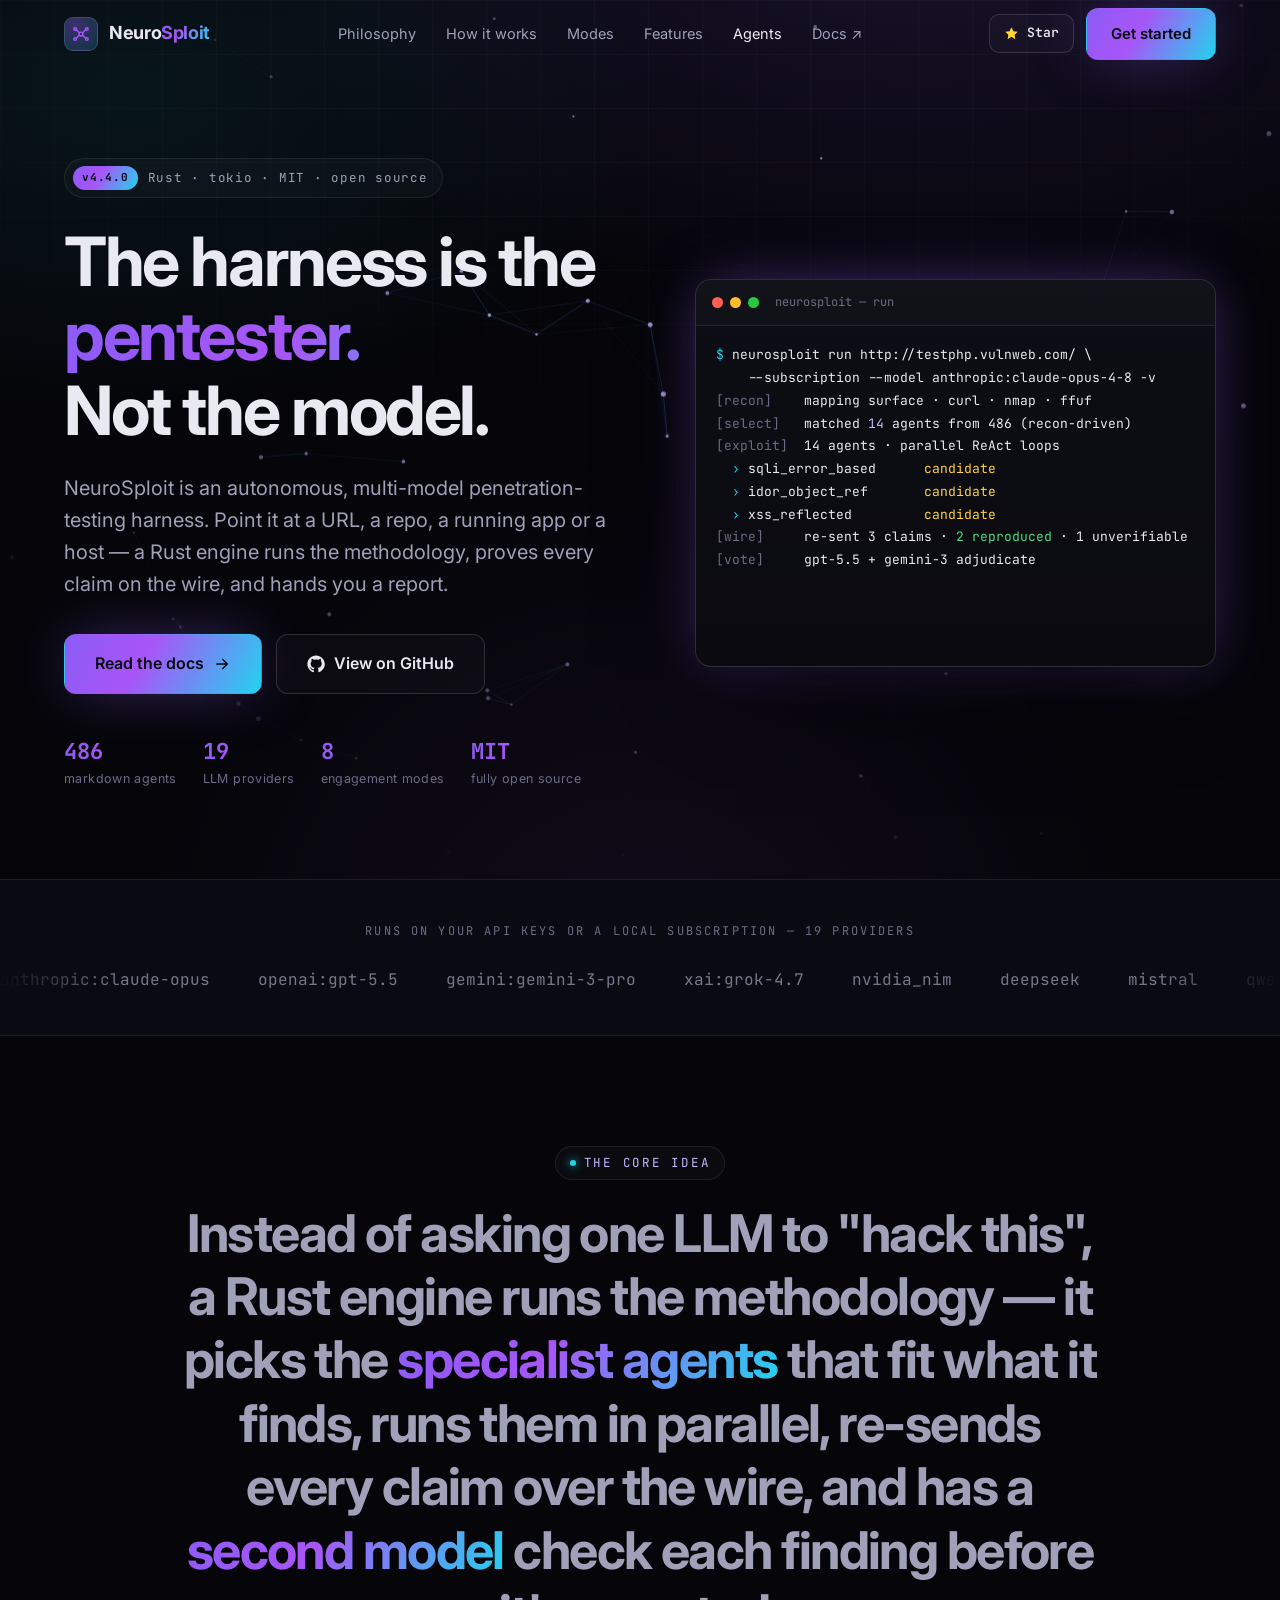
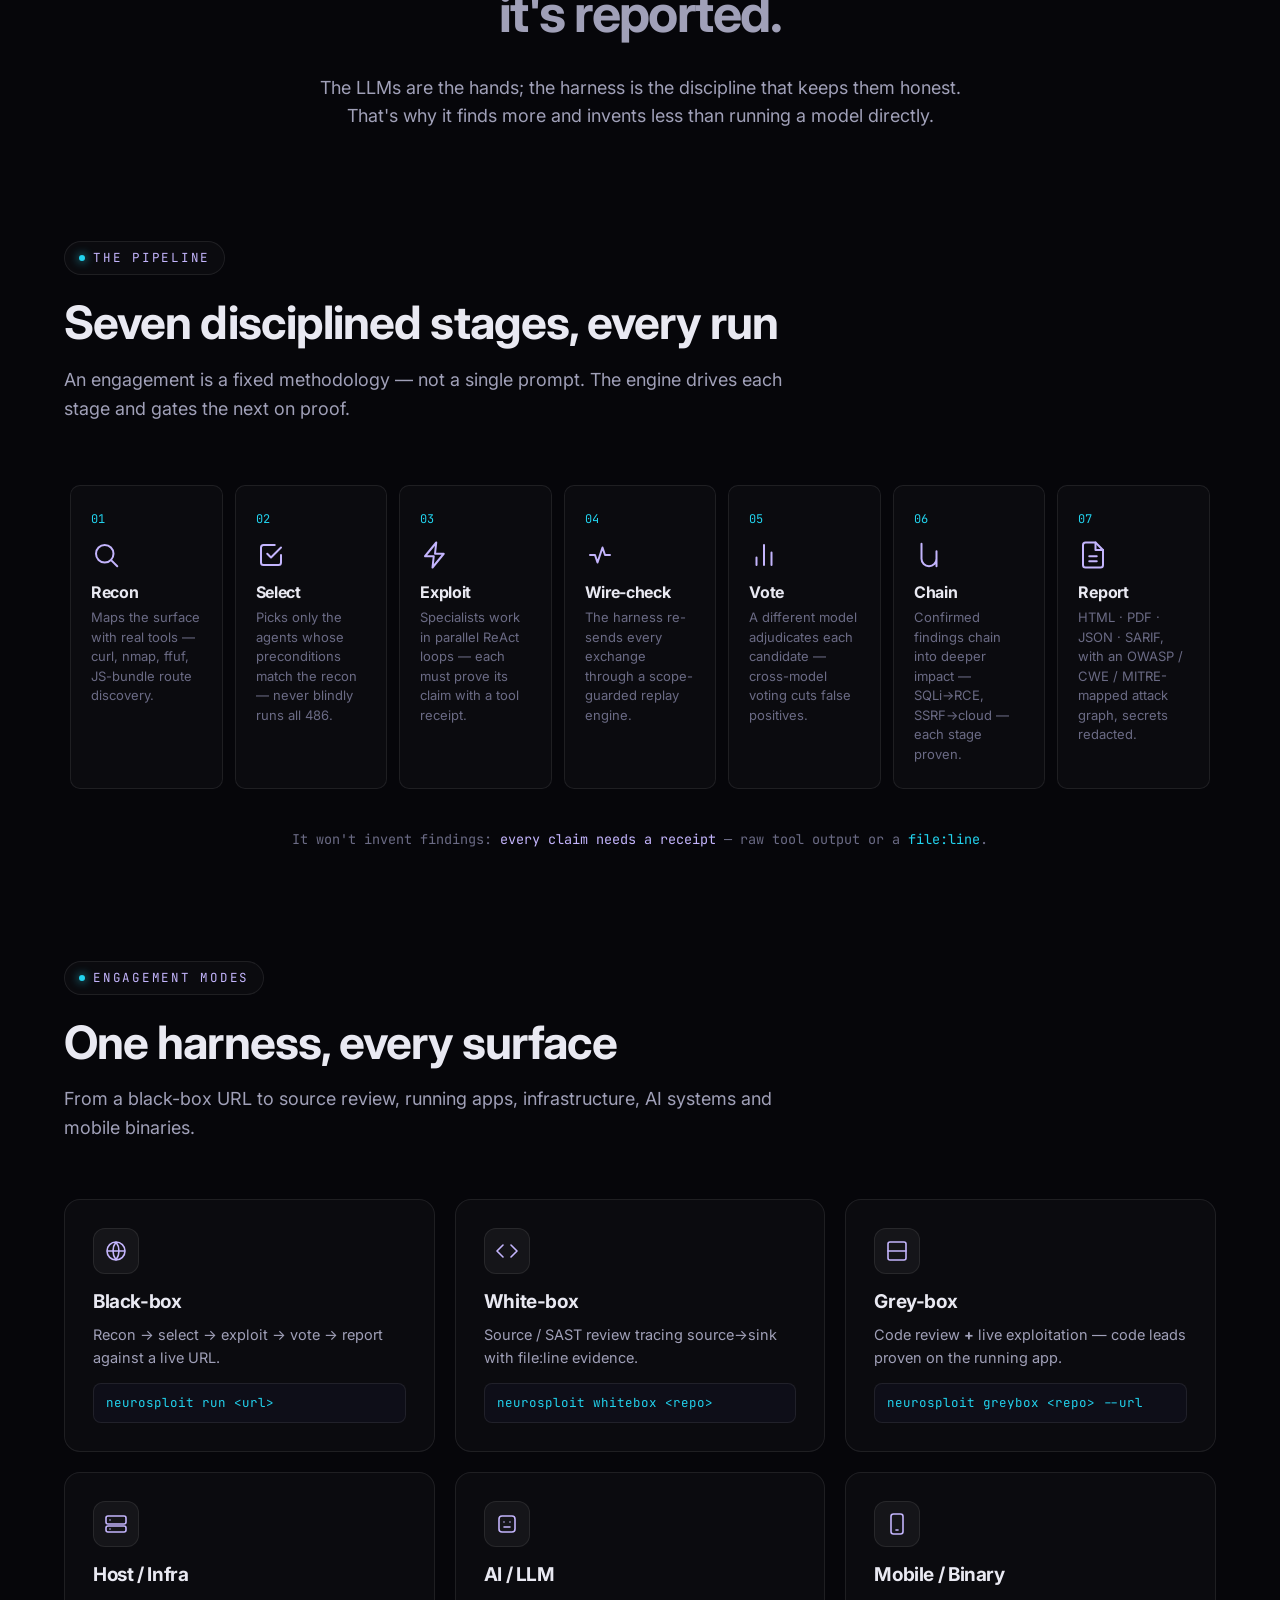
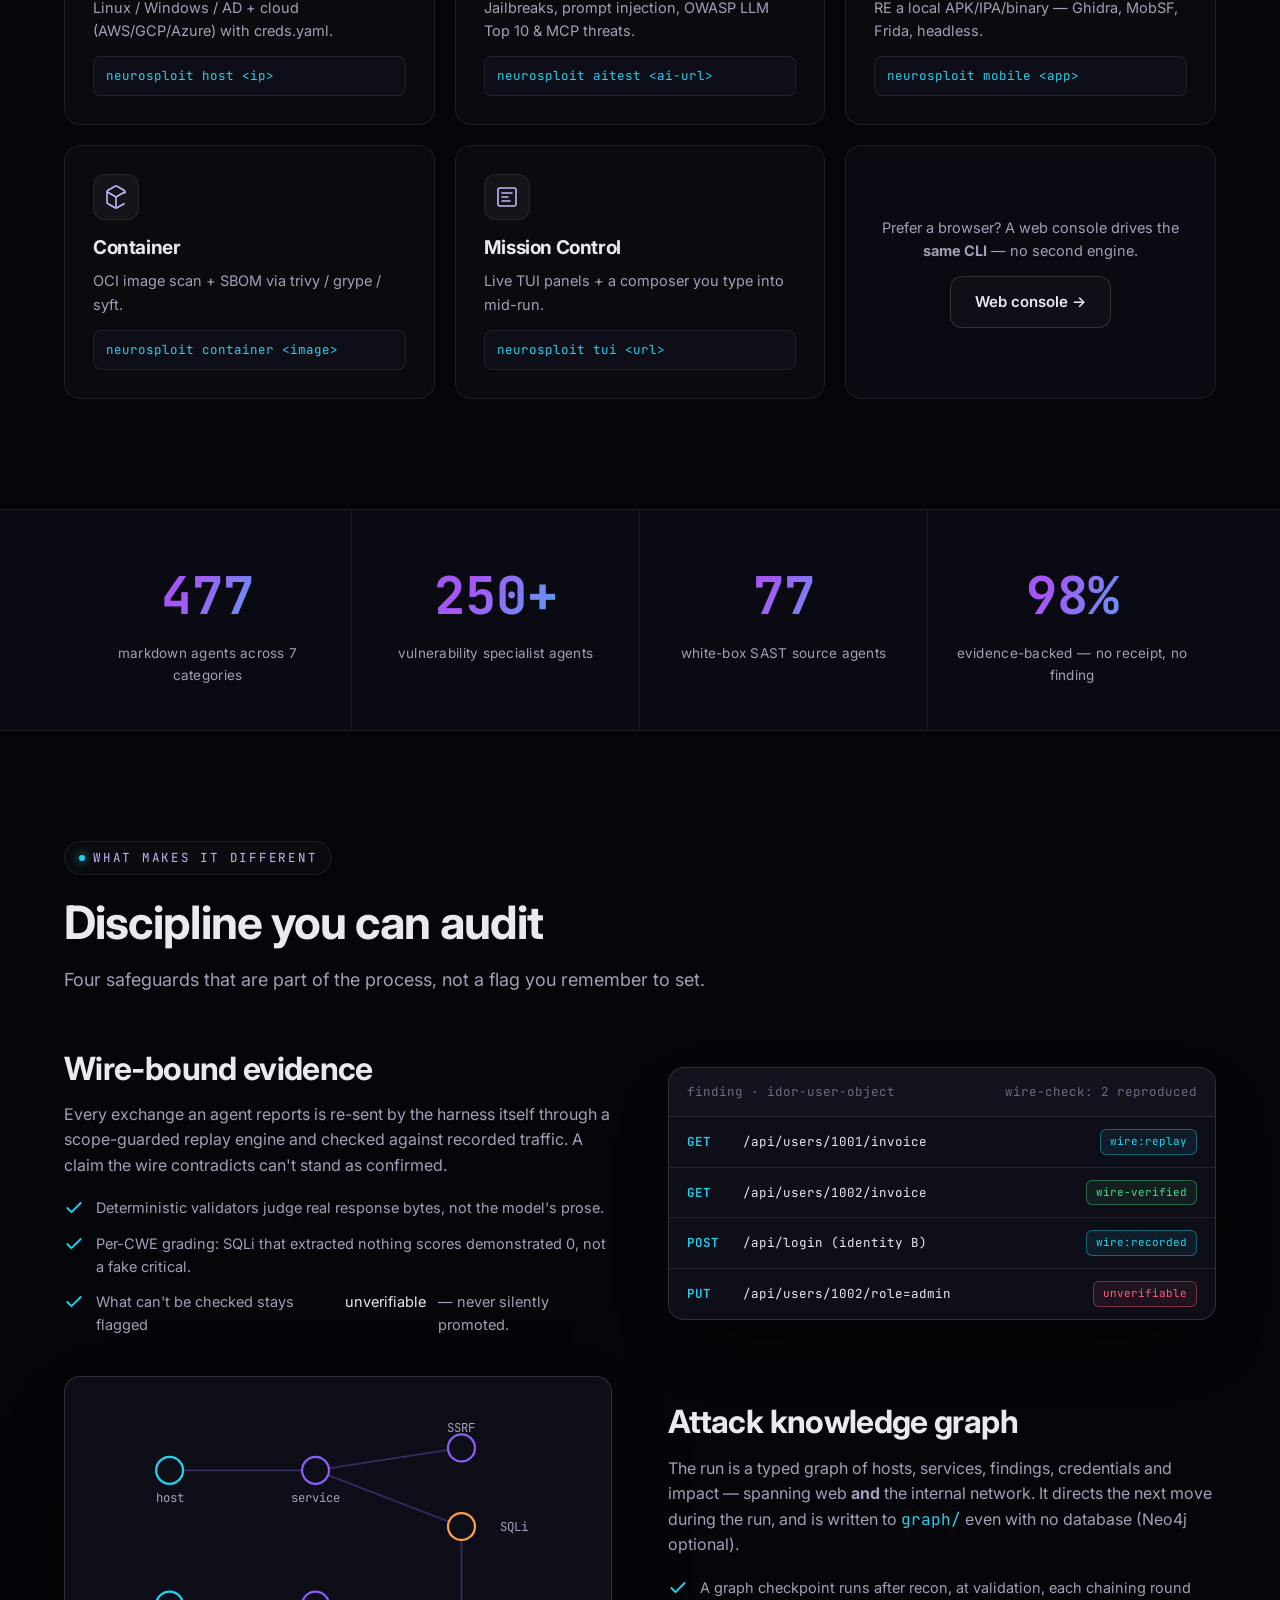
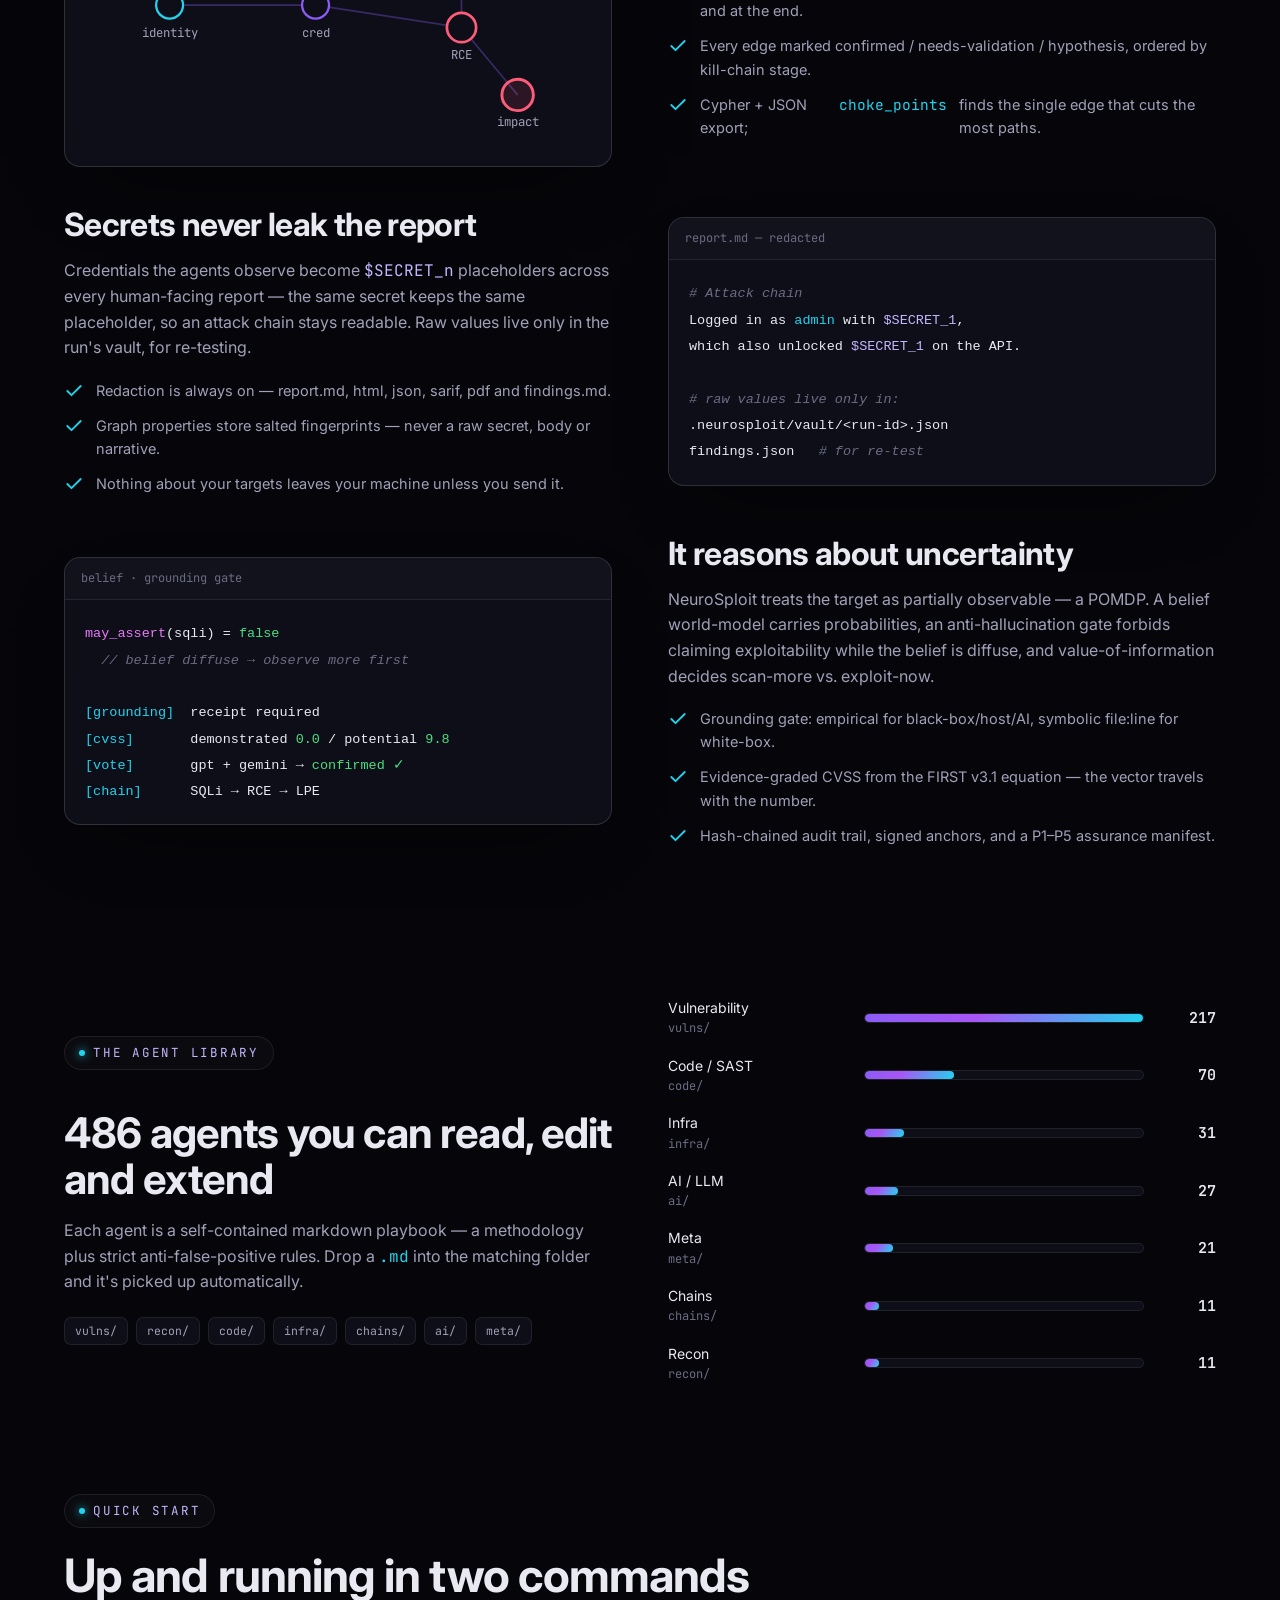
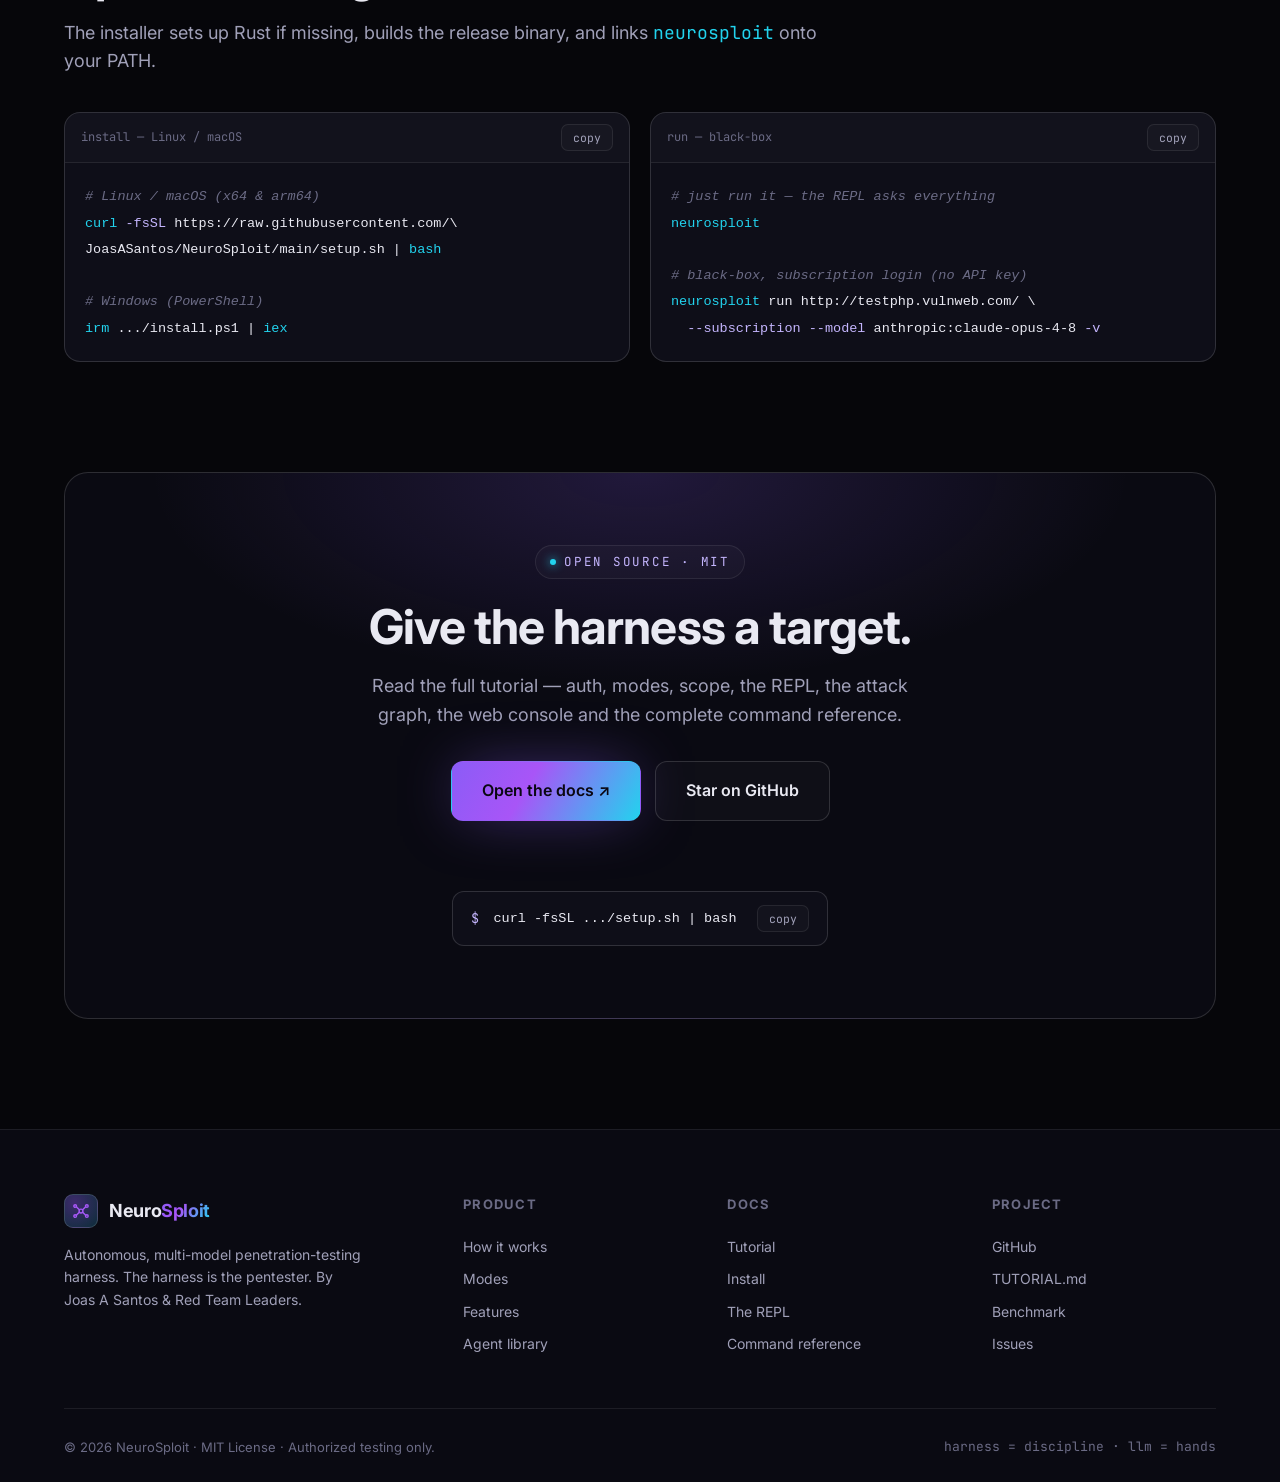
<file: index.html>
<!doctype html>
<html lang="en">
<head>
<meta charset="utf-8" />
<meta name="viewport" content="width=device-width, initial-scale=1" />
<title>NeuroSploit — Autonomous AI Penetration-Testing Harness</title>
<meta name="description" content="NeuroSploit is an autonomous, multi-model penetration-testing harness written in Rust. The harness is the pentester — recon, exploit, wire-check, cross-model vote, chain and report, with every claim backed by a receipt." />
<meta name="theme-color" content="#06060a" />

<!-- Open Graph -->
<meta property="og:type" content="website" />
<meta property="og:title" content="NeuroSploit — Autonomous AI Penetration-Testing Harness" />
<meta property="og:description" content="The harness is the pentester, not the model. Autonomous, multi-model, CLI-first, open source (MIT)." />
<meta property="og:url" content="https://neurosploitai.github.io/" />
<meta name="twitter:card" content="summary_large_image" />

<link rel="icon" href="assets/favicon.svg" type="image/svg+xml" />
<link rel="preconnect" href="https://fonts.googleapis.com" />
<link rel="preconnect" href="https://fonts.gstatic.com" crossorigin />
<link rel="stylesheet" href="https://fonts.googleapis.com/css2?family=Inter:wght@400;500;600;700;800&family=JetBrains+Mono:wght@400;500;600;700&display=swap" />
<link rel="stylesheet" href="assets/css/styles.css" />
</head>
<body>

<!-- ============ NAV ============ -->
<header class="nav" id="nav">
  <div class="wrap">
    <a class="brand" href="#top" aria-label="NeuroSploit home">
      <span class="logo">
        <svg viewBox="0 0 24 24" fill="none" stroke="url(#ng)" stroke-width="1.7" stroke-linecap="round" stroke-linejoin="round">
          <defs><linearGradient id="ng" x1="0" y1="0" x2="24" y2="24"><stop offset="0" stop-color="#a855f7"/><stop offset="1" stop-color="#22d3ee"/></linearGradient></defs>
          <circle cx="12" cy="12" r="2.3"/><circle cx="5" cy="6" r="1.6"/><circle cx="19" cy="6" r="1.6"/><circle cx="5" cy="18" r="1.6"/><circle cx="19" cy="18" r="1.6"/>
          <path d="M6.4 7 10 10.5M17.6 7 14 10.5M6.4 17 10 13.5M17.6 17 14 13.5"/>
        </svg>
      </span>
      <span>Neuro<b>Sploit</b></span>
    </a>

    <nav class="nav-links" id="navLinks">
      <a href="#thesis">Philosophy</a>
      <a href="#how">How it works</a>
      <a href="#modes">Modes</a>
      <a href="#features">Features</a>
      <a href="#agents">Agents</a>
      <a href="docs.html" target="_blank" rel="noopener">Docs ↗</a>
    </nav>

    <div class="nav-cta">
      <a class="nav-star" href="https://github.com/JoasASantos/NeuroSploit" target="_blank" rel="noopener">
        <svg viewBox="0 0 24 24" fill="currentColor"><path d="m12 2 3.09 6.26L22 9.27l-5 4.87L18.18 21 12 17.27 5.82 21 7 14.14l-5-4.87 6.91-1.01L12 2z"/></svg>
        Star
      </a>
      <a class="btn btn-primary" href="docs.html" target="_blank" rel="noopener">Get started</a>
      <button class="nav-burger" id="burger" aria-label="Menu"><span></span><span></span><span></span></button>
    </div>
  </div>
</header>

<main id="top">

<!-- ============ HERO ============ -->
<section class="hero">
  <canvas id="neural-canvas"></canvas>
  <div class="wrap">
    <div class="hero-grid">
      <div class="hero-copy">
        <span class="hero-badge"><span class="tag">v4.4.0</span> Rust · tokio · MIT · open source</span>
        <h1>
          <span class="line">The harness is the</span>
          <span class="line gradient-text">pentester.</span>
          <span class="line">Not the model.</span>
        </h1>
        <p class="lead">
          NeuroSploit is an autonomous, multi-model penetration-testing harness.
          Point it at a URL, a repo, a running app or a host — a Rust engine runs the
          methodology, proves every claim on the wire, and hands you a report.
        </p>
        <div class="hero-actions">
          <a class="btn btn-primary btn-lg" href="docs.html" target="_blank" rel="noopener">
            Read the docs
            <svg viewBox="0 0 24 24" fill="none" stroke="currentColor" stroke-width="2" stroke-linecap="round" stroke-linejoin="round"><path d="M5 12h14M13 6l6 6-6 6"/></svg>
          </a>
          <a class="btn btn-ghost btn-lg" href="https://github.com/JoasASantos/NeuroSploit" target="_blank" rel="noopener">
            <svg viewBox="0 0 24 24" fill="currentColor"><path d="M12 .5C5.7.5.5 5.7.5 12c0 5.1 3.3 9.4 7.9 10.9.6.1.8-.3.8-.6v-2c-3.2.7-3.9-1.5-3.9-1.5-.5-1.3-1.3-1.7-1.3-1.7-1.1-.7.1-.7.1-.7 1.2.1 1.8 1.2 1.8 1.2 1 1.8 2.8 1.3 3.5 1 .1-.8.4-1.3.8-1.6-2.6-.3-5.3-1.3-5.3-5.7 0-1.3.5-2.3 1.2-3.1-.1-.3-.5-1.5.1-3.1 0 0 1-.3 3.3 1.2a11.5 11.5 0 0 1 6 0C17.3 4.7 18.3 5 18.3 5c.6 1.6.2 2.8.1 3.1.8.8 1.2 1.8 1.2 3.1 0 4.4-2.7 5.4-5.3 5.7.4.4.8 1.1.8 2.2v3.3c0 .3.2.7.8.6 4.6-1.5 7.9-5.8 7.9-10.9C23.5 5.7 18.3.5 12 .5z"/></svg>
            View on GitHub
          </a>
        </div>
        <div class="hero-meta">
          <div class="m"><b data-count="486">0</b><span>markdown agents</span></div>
          <div class="m"><b data-count="19">0</b><span>LLM providers</span></div>
          <div class="m"><b data-count="8">0</b><span>engagement modes</span></div>
          <div class="m"><b>MIT</b><span>fully open source</span></div>
        </div>
      </div>

      <!-- terminal -->
      <div class="terminal reveal">
        <div class="terminal-bar">
          <span class="dots"><i></i><i></i><i></i></span>
          <span class="title">neurosploit — run</span>
        </div>
        <div class="terminal-body" id="term"></div>
      </div>
    </div>
  </div>
</section>

<!-- ============ PROVIDERS MARQUEE ============ -->
<div class="marquee-wrap">
  <div class="wrap"><p class="marquee-label">Runs on your API keys or a local subscription — 19 providers</p></div>
  <div class="marquee-mask">
    <div class="marquee" id="marquee">
      <span>anthropic:claude-opus</span><span>openai:gpt-5.5</span><span>gemini:gemini-3-pro</span><span>xai:grok-4.7</span><span>nvidia_nim</span><span>deepseek</span><span>mistral</span><span>qwen</span><span>groq</span><span>together</span><span>moonshot:kimi-k3</span><span>openrouter</span><span>ollama · local</span><span>llamacpp · CPU</span><span>litellm proxy</span>
      <span>anthropic:claude-opus</span><span>openai:gpt-5.5</span><span>gemini:gemini-3-pro</span><span>xai:grok-4.7</span><span>nvidia_nim</span><span>deepseek</span><span>mistral</span><span>qwen</span><span>groq</span><span>together</span><span>moonshot:kimi-k3</span><span>openrouter</span><span>ollama · local</span><span>llamacpp · CPU</span><span>litellm proxy</span>
    </div>
  </div>
</div>

<!-- ============ THESIS ============ -->
<section class="section" id="thesis">
  <div class="wrap thesis">
    <span class="eyebrow reveal"><span class="dot"></span>The core idea</span>
    <p class="big reveal d1">
      Instead of asking one LLM to <em>"hack this"</em>, a Rust engine runs the methodology —
      it picks the <span class="gradient-text">specialist agents</span> that fit what it finds,
      runs them in parallel, re-sends every claim over the wire, and has a
      <span class="gradient-text">second model</span> check each finding before it's reported.
    </p>
    <p class="reveal d2">The LLMs are the hands; the harness is the discipline that keeps them honest. That's why it finds more and invents less than running a model directly.</p>
  </div>
</section>

<!-- ============ HOW IT WORKS ============ -->
<section class="section" id="how" style="padding-top:0">
  <div class="wrap">
    <div class="section-head reveal">
      <span class="eyebrow"><span class="dot"></span>The pipeline</span>
      <h2>Seven disciplined stages, every run</h2>
      <p>An engagement is a fixed methodology — not a single prompt. The engine drives each stage and gates the next on proof.</p>
    </div>
    <div class="pipeline reveal d1">
      <div class="pipe-step"><div class="n">01</div><svg class="ico" viewBox="0 0 24 24" fill="none" stroke="currentColor" stroke-width="1.6" stroke-linecap="round" stroke-linejoin="round"><circle cx="11" cy="11" r="7"/><path d="m21 21-4.3-4.3"/></svg><h4>Recon</h4><p>Maps the surface with real tools — curl, nmap, ffuf, JS-bundle route discovery.</p></div>
      <div class="pipe-step"><div class="n">02</div><svg class="ico" viewBox="0 0 24 24" fill="none" stroke="currentColor" stroke-width="1.6" stroke-linecap="round" stroke-linejoin="round"><path d="M9 11l3 3 8-8"/><path d="M20 12v6a2 2 0 0 1-2 2H6a2 2 0 0 1-2-2V6a2 2 0 0 1 2-2h9"/></svg><h4>Select</h4><p>Picks only the agents whose preconditions match the recon — never blindly runs all 486.</p></div>
      <div class="pipe-step"><div class="n">03</div><svg class="ico" viewBox="0 0 24 24" fill="none" stroke="currentColor" stroke-width="1.6" stroke-linecap="round" stroke-linejoin="round"><path d="m13 2-9 11h7l-1 9 9-11h-7l1-9z"/></svg><h4>Exploit</h4><p>Specialists work in parallel ReAct loops — each must prove its claim with a tool receipt.</p></div>
      <div class="pipe-step"><div class="n">04</div><svg class="ico" viewBox="0 0 24 24" fill="none" stroke="currentColor" stroke-width="1.6" stroke-linecap="round" stroke-linejoin="round"><path d="M4 12h4l2 6 4-12 2 6h4"/></svg><h4>Wire-check</h4><p>The harness re-sends every exchange through a scope-guarded replay engine.</p></div>
      <div class="pipe-step"><div class="n">05</div><svg class="ico" viewBox="0 0 24 24" fill="none" stroke="currentColor" stroke-width="1.6" stroke-linecap="round" stroke-linejoin="round"><path d="M18 20V10M12 20V4M6 20v-6"/></svg><h4>Vote</h4><p>A different model adjudicates each candidate — cross-model voting cuts false positives.</p></div>
      <div class="pipe-step"><div class="n">06</div><svg class="ico" viewBox="0 0 24 24" fill="none" stroke="currentColor" stroke-width="1.6" stroke-linecap="round" stroke-linejoin="round"><path d="M6 3v12M18 9v12M6 15a6 6 0 0 0 6 6 6 6 0 0 0 6-6"/><circle cx="6" cy="3" r="0"/></svg><h4>Chain</h4><p>Confirmed findings chain into deeper impact — SQLi→RCE, SSRF→cloud — each stage proven.</p></div>
      <div class="pipe-step"><div class="n">07</div><svg class="ico" viewBox="0 0 24 24" fill="none" stroke="currentColor" stroke-width="1.6" stroke-linecap="round" stroke-linejoin="round"><path d="M14 2H6a2 2 0 0 0-2 2v16a2 2 0 0 0 2 2h12a2 2 0 0 0 2-2V8z"/><path d="M14 2v6h6M9 13h6M9 17h6"/></svg><h4>Report</h4><p>HTML · PDF · JSON · SARIF, with an OWASP / CWE / MITRE-mapped attack graph, secrets redacted.</p></div>
    </div>
    <p class="reveal d2" style="text-align:center;margin-top:34px;color:var(--text-faint);font-family:var(--mono);font-size:13.5px">
      It won't invent findings: <span style="color:var(--violet-soft)">every claim needs a receipt</span> — raw tool output or a <span style="color:var(--cyan)">file:line</span>.
    </p>
  </div>
</section>

<!-- ============ MODES ============ -->
<section class="section" id="modes" style="padding-top:0">
  <div class="wrap">
    <div class="section-head reveal">
      <span class="eyebrow"><span class="dot"></span>Engagement modes</span>
      <h2>One harness, every surface</h2>
      <p>From a black-box URL to source review, running apps, infrastructure, AI systems and mobile binaries.</p>
    </div>
    <div class="grid grid-3">
      <div class="card mode-card reveal"><div class="card-ico"><svg viewBox="0 0 24 24" fill="none" stroke="currentColor" stroke-width="1.6"><circle cx="12" cy="12" r="9"/><path d="M3 12h18M12 3a15 15 0 0 1 0 18M12 3a15 15 0 0 0 0 18"/></svg></div><h3>Black-box</h3><p>Recon → select → exploit → vote → report against a live URL.</p><div class="cmd-line">neurosploit run &lt;url&gt;</div></div>
      <div class="card mode-card reveal d1"><div class="card-ico"><svg viewBox="0 0 24 24" fill="none" stroke="currentColor" stroke-width="1.6" stroke-linecap="round" stroke-linejoin="round"><path d="m8 6-6 6 6 6M16 6l6 6-6 6"/></svg></div><h3>White-box</h3><p>Source / SAST review tracing source→sink with file:line evidence.</p><div class="cmd-line">neurosploit whitebox &lt;repo&gt;</div></div>
      <div class="card mode-card reveal d2"><div class="card-ico"><svg viewBox="0 0 24 24" fill="none" stroke="currentColor" stroke-width="1.6" stroke-linecap="round" stroke-linejoin="round"><rect x="3" y="3" width="18" height="18" rx="2"/><path d="M3 12h18"/></svg></div><h3>Grey-box</h3><p>Code review <b>+</b> live exploitation — code leads proven on the running app.</p><div class="cmd-line">neurosploit greybox &lt;repo&gt; --url</div></div>
      <div class="card mode-card reveal"><div class="card-ico"><svg viewBox="0 0 24 24" fill="none" stroke="currentColor" stroke-width="1.6" stroke-linecap="round" stroke-linejoin="round"><rect x="2" y="4" width="20" height="8" rx="2"/><rect x="2" y="14" width="20" height="6" rx="2"/><path d="M6 8h.01M6 17h.01"/></svg></div><h3>Host / Infra</h3><p>Linux / Windows / AD + cloud (AWS/GCP/Azure) with creds.yaml.</p><div class="cmd-line">neurosploit host &lt;ip&gt;</div></div>
      <div class="card mode-card reveal d1"><div class="card-ico"><svg viewBox="0 0 24 24" fill="none" stroke="currentColor" stroke-width="1.6" stroke-linecap="round" stroke-linejoin="round"><rect x="4" y="4" width="16" height="16" rx="3"/><path d="M9 10h.01M15 10h.01M9 15h6"/></svg></div><h3>AI / LLM</h3><p>Jailbreaks, prompt injection, OWASP LLM Top 10 &amp; MCP threats.</p><div class="cmd-line">neurosploit aitest &lt;ai-url&gt;</div></div>
      <div class="card mode-card reveal d2"><div class="card-ico"><svg viewBox="0 0 24 24" fill="none" stroke="currentColor" stroke-width="1.6" stroke-linecap="round" stroke-linejoin="round"><rect x="6" y="2" width="12" height="20" rx="2.5"/><path d="M11 18h2"/></svg></div><h3>Mobile / Binary</h3><p>RE a local APK/IPA/binary — Ghidra, MobSF, Frida, headless.</p><div class="cmd-line">neurosploit mobile &lt;app&gt;</div></div>
      <div class="card mode-card reveal"><div class="card-ico"><svg viewBox="0 0 24 24" fill="none" stroke="currentColor" stroke-width="1.6" stroke-linecap="round" stroke-linejoin="round"><path d="M21 8V7a2 2 0 0 0-1-1.7l-7-4a2 2 0 0 0-2 0l-7 4A2 2 0 0 0 3 7v10a2 2 0 0 0 1 1.7l7 4a2 2 0 0 0 2 0l7-4"/><path d="m3.3 7 8.7 5 8.7-5M12 22V12"/></svg></div><h3>Container</h3><p>OCI image scan + SBOM via trivy / grype / syft.</p><div class="cmd-line">neurosploit container &lt;image&gt;</div></div>
      <div class="card mode-card reveal d1"><div class="card-ico"><svg viewBox="0 0 24 24" fill="none" stroke="currentColor" stroke-width="1.6" stroke-linecap="round" stroke-linejoin="round"><rect x="3" y="3" width="18" height="18" rx="2"/><path d="M7 8h10M7 12h6M7 16h8"/></svg></div><h3>Mission Control</h3><p>Live TUI panels + a composer you type into mid-run.</p><div class="cmd-line">neurosploit tui &lt;url&gt;</div></div>
      <div class="card mode-card reveal d2" style="display:flex;align-items:center;justify-content:center;text-align:center;background:var(--bg-2)">
        <div><p style="margin-bottom:14px;color:var(--text-dim)">Prefer a browser? A web console drives the <b>same CLI</b> — no second engine.</p>
        <a class="btn btn-ghost" href="docs.html#web-console" target="_blank" rel="noopener">Web console →</a></div>
      </div>
    </div>
  </div>
</section>

<!-- ============ STATS BAND ============ -->
<section class="stats-band section-sm" style="padding:0">
  <div class="wrap" style="max-width:100%;padding:0">
    <div class="stats-grid wrap" style="padding:0 24px">
      <div class="stat reveal"><div class="num" data-count="486" data-suffix="">0</div><div class="lbl">markdown agents across 7 categories</div></div>
      <div class="stat reveal d1"><div class="num" data-count="255" data-suffix="+">0</div><div class="lbl">vulnerability specialist agents</div></div>
      <div class="stat reveal d2"><div class="num" data-count="78" data-suffix="">0</div><div class="lbl">white-box SAST source agents</div></div>
      <div class="stat reveal d3"><div class="num" data-count="100" data-suffix="%">0</div><div class="lbl">evidence-backed — no receipt, no finding</div></div>
    </div>
  </div>
</section>

<!-- ============ FEATURES (split rows) ============ -->
<section class="section" id="features">
  <div class="wrap">
    <div class="section-head reveal">
      <span class="eyebrow"><span class="dot"></span>What makes it different</span>
      <h2>Discipline you can audit</h2>
      <p>Four safeguards that are part of the process, not a flag you remember to set.</p>
    </div>

    <!-- row 1: wire evidence -->
    <div class="feature-row">
      <div class="reveal">
        <h3>Wire-bound evidence</h3>
        <p>Every exchange an agent reports is re-sent by the harness itself through a scope-guarded replay engine and checked against recorded traffic. A claim the wire contradicts can't stand as confirmed.</p>
        <ul class="feature-list">
          <li><svg viewBox="0 0 24 24" fill="none" stroke="currentColor" stroke-width="2.2" stroke-linecap="round" stroke-linejoin="round"><path d="M20 6 9 17l-5-5"/></svg>Deterministic validators judge real response bytes, not the model's prose.</li>
          <li><svg viewBox="0 0 24 24" fill="none" stroke="currentColor" stroke-width="2.2" stroke-linecap="round" stroke-linejoin="round"><path d="M20 6 9 17l-5-5"/></svg>Per-CWE grading: SQLi that extracted nothing scores demonstrated 0, not a fake critical.</li>
          <li><svg viewBox="0 0 24 24" fill="none" stroke="currentColor" stroke-width="2.2" stroke-linecap="round" stroke-linejoin="round"><path d="M20 6 9 17l-5-5"/></svg>What can't be checked stays flagged <span style="color:var(--text)">unverifiable</span> — never silently promoted.</li>
        </ul>
      </div>
      <div class="fr-media reveal d1">
        <div class="evidence">
          <div class="ev-head"><span>finding · idor-user-object</span><span>wire-check: 2 reproduced</span></div>
          <div class="ev-row"><span class="method">GET</span><span class="muted">/api/users/1001/invoice</span><span class="badge-wire replay">wire:replay</span></div>
          <div class="ev-row"><span class="method">GET</span><span class="muted">/api/users/1002/invoice</span><span class="badge-wire verified">wire-verified</span></div>
          <div class="ev-row"><span class="method">POST</span><span class="muted">/api/login (identity B)</span><span class="badge-wire replay">wire:recorded</span></div>
          <div class="ev-row"><span class="method">PUT</span><span class="muted">/api/users/1002/role=admin</span><span class="badge-wire contra">unverifiable</span></div>
        </div>
      </div>
    </div>

    <!-- row 2: attack graph -->
    <div class="feature-row reverse">
      <div class="reveal">
        <h3>Attack knowledge graph</h3>
        <p>The run is a typed graph of hosts, services, findings, credentials and impact — spanning web <b>and</b> the internal network. It directs the next move during the run, and is written to <code style="font-family:var(--mono);color:var(--cyan)">graph/</code> even with no database (Neo4j optional).</p>
        <ul class="feature-list">
          <li><svg viewBox="0 0 24 24" fill="none" stroke="currentColor" stroke-width="2.2" stroke-linecap="round" stroke-linejoin="round"><path d="M20 6 9 17l-5-5"/></svg>A graph checkpoint runs after recon, at validation, each chaining round and at the end.</li>
          <li><svg viewBox="0 0 24 24" fill="none" stroke="currentColor" stroke-width="2.2" stroke-linecap="round" stroke-linejoin="round"><path d="M20 6 9 17l-5-5"/></svg>Every edge marked confirmed / needs-validation / hypothesis, ordered by kill-chain stage.</li>
          <li><svg viewBox="0 0 24 24" fill="none" stroke="currentColor" stroke-width="2.2" stroke-linecap="round" stroke-linejoin="round"><path d="M20 6 9 17l-5-5"/></svg>Cypher + JSON export; <code style="font-family:var(--mono);color:var(--cyan)">choke_points</code> finds the single edge that cuts the most paths.</li>
        </ul>
      </div>
      <div class="fr-media reveal d1">
        <div class="graph-viz">
          <svg viewBox="0 0 440 300" id="graphSvg" fill="none">
            <g stroke="rgba(139,92,246,.35)" stroke-width="1.5">
              <line class="gedge" x1="70" y1="60" x2="200" y2="60"/>
              <line class="gedge" x1="200" y1="60" x2="330" y2="40"/>
              <line class="gedge" x1="200" y1="60" x2="330" y2="110"/>
              <line class="gedge" x1="330" y1="110" x2="330" y2="200"/>
              <line class="gedge" x1="70" y1="180" x2="200" y2="180"/>
              <line class="gedge" x1="200" y1="180" x2="330" y2="200"/>
              <line class="gedge" x1="330" y1="200" x2="380" y2="260"/>
            </g>
            <g>
              <g class="gnode"><circle cx="70" cy="60" r="12" fill="#0e0e18" stroke="#22d3ee" stroke-width="2"/><text class="node-label" x="70" y="88" text-anchor="middle">host</text></g>
              <g class="gnode"><circle cx="200" cy="60" r="12" fill="#0e0e18" stroke="#8b5cf6" stroke-width="2"/><text class="node-label" x="200" y="88" text-anchor="middle">service</text></g>
              <g class="gnode"><circle cx="330" cy="40" r="12" fill="#0e0e18" stroke="#8b5cf6" stroke-width="2"/><text class="node-label" x="330" y="26" text-anchor="middle">SSRF</text></g>
              <g class="gnode"><circle cx="330" cy="110" r="12" fill="#0e0e18" stroke="#ff9f45" stroke-width="2"/><text class="node-label" x="364" y="114" text-anchor="start">SQLi</text></g>
              <g class="gnode"><circle cx="70" cy="180" r="12" fill="#0e0e18" stroke="#22d3ee" stroke-width="2"/><text class="node-label" x="70" y="208" text-anchor="middle">identity</text></g>
              <g class="gnode"><circle cx="200" cy="180" r="12" fill="#0e0e18" stroke="#8b5cf6" stroke-width="2"/><text class="node-label" x="200" y="208" text-anchor="middle">cred</text></g>
              <g class="gnode"><circle cx="330" cy="200" r="13" fill="#0e0e18" stroke="#ff5c7a" stroke-width="2.4"/><text class="node-label" x="330" y="228" text-anchor="middle">RCE</text></g>
              <g class="gnode"><circle cx="380" cy="260" r="14" fill="rgba(255,92,122,.12)" stroke="#ff5c7a" stroke-width="2.6"/><text class="node-label" x="380" y="288" text-anchor="middle" fill="#ff5c7a">impact</text></g>
            </g>
          </svg>
        </div>
      </div>
    </div>

    <!-- row 3 -->
    <div class="feature-row">
      <div class="reveal">
        <h3>Secrets never leak the report</h3>
        <p>Credentials the agents observe become <code style="font-family:var(--mono);color:var(--violet-soft)">$SECRET_n</code> placeholders across every human-facing report — the same secret keeps the same placeholder, so an attack chain stays readable. Raw values live only in the run's vault, for re-testing.</p>
        <ul class="feature-list">
          <li><svg viewBox="0 0 24 24" fill="none" stroke="currentColor" stroke-width="2.2" stroke-linecap="round" stroke-linejoin="round"><path d="M20 6 9 17l-5-5"/></svg>Redaction is always on — report.md, html, json, sarif, pdf and findings.md.</li>
          <li><svg viewBox="0 0 24 24" fill="none" stroke="currentColor" stroke-width="2.2" stroke-linecap="round" stroke-linejoin="round"><path d="M20 6 9 17l-5-5"/></svg>Graph properties store salted fingerprints — never a raw secret, body or narrative.</li>
          <li><svg viewBox="0 0 24 24" fill="none" stroke="currentColor" stroke-width="2.2" stroke-linecap="round" stroke-linejoin="round"><path d="M20 6 9 17l-5-5"/></svg>Nothing about your targets leaves your machine unless you send it.</li>
        </ul>
      </div>
      <div class="fr-media reveal d1">
        <div class="codeblock" style="border:0">
          <div class="cb-bar"><span>report.md — redacted</span></div>
          <pre><code><span class="tok-comment"># Attack chain</span>
Logged in as <span class="tok-cmd">admin</span> with <span class="tok-flag">$SECRET_1</span>,
which also unlocked <span class="tok-flag">$SECRET_1</span> on the API.

<span class="tok-comment"># raw values live only in:</span>
.neurosploit/vault/&lt;run-id&gt;.json
findings.json   <span class="tok-comment"># for re-test</span></code></pre>
        </div>
      </div>
    </div>

    <!-- row 4: pomdp / deterministic -->
    <div class="feature-row reverse">
      <div class="reveal">
        <h3>It reasons about uncertainty</h3>
        <p>NeuroSploit treats the target as partially observable — a POMDP. A belief world-model carries probabilities, an anti-hallucination gate forbids claiming exploitability while the belief is diffuse, and value-of-information decides scan-more vs. exploit-now.</p>
        <ul class="feature-list">
          <li><svg viewBox="0 0 24 24" fill="none" stroke="currentColor" stroke-width="2.2" stroke-linecap="round" stroke-linejoin="round"><path d="M20 6 9 17l-5-5"/></svg>Grounding gate: empirical for black-box/host/AI, symbolic file:line for white-box.</li>
          <li><svg viewBox="0 0 24 24" fill="none" stroke="currentColor" stroke-width="2.2" stroke-linecap="round" stroke-linejoin="round"><path d="M20 6 9 17l-5-5"/></svg>Evidence-graded CVSS from the FIRST v3.1 equation — the vector travels with the number.</li>
          <li><svg viewBox="0 0 24 24" fill="none" stroke="currentColor" stroke-width="2.2" stroke-linecap="round" stroke-linejoin="round"><path d="M20 6 9 17l-5-5"/></svg>Hash-chained audit trail, signed anchors, and a P1–P5 assurance manifest.</li>
        </ul>
      </div>
      <div class="fr-media reveal d1">
        <div class="codeblock" style="border:0">
          <div class="cb-bar"><span>belief · grounding gate</span></div>
          <pre><code><span class="tok-kw">may_assert</span>(sqli) = <span class="tok-str">false</span>
  <span class="tok-comment">// belief diffuse → observe more first</span>

<span class="tok-cmd">[grounding]</span>  receipt required
<span class="tok-cmd">[cvss]</span>       demonstrated <span class="tok-str">0.0</span> / potential <span class="tok-str">9.8</span>
<span class="tok-cmd">[vote]</span>       gpt + gemini → <span style="color:var(--low)">confirmed ✓</span>
<span class="tok-cmd">[chain]</span>      SQLi → RCE → LPE</code></pre>
        </div>
      </div>
    </div>
  </div>
</section>

<!-- ============ AGENT LIBRARY ============ -->
<section class="section" id="agents" style="padding-top:0">
  <div class="wrap">
    <div class="grid grid-2" style="align-items:center;gap:56px">
      <div class="reveal">
        <span class="eyebrow"><span class="dot"></span>The agent library</span>
        <h2 style="font-size:clamp(28px,4vw,42px);margin:18px 0 16px">486 agents you can read, edit and extend</h2>
        <p style="color:var(--text-dim);font-size:16px;margin-bottom:22px">Each agent is a self-contained markdown playbook — a methodology plus strict anti-false-positive rules. Drop a <code style="font-family:var(--mono);color:var(--cyan)">.md</code> into the matching folder and it's picked up automatically.</p>
        <div class="tag-row" style="display:flex;flex-wrap:wrap;gap:8px">
          <span class="chip">vulns/</span><span class="chip">recon/</span><span class="chip">code/</span><span class="chip">infra/</span><span class="chip">chains/</span><span class="chip">ai/</span><span class="chip">meta/</span>
        </div>
      </div>
      <div class="reveal d1">
        <div class="agent-bars" id="agentBars">
          <div class="agent-bar"><div class="ab-name">Vulnerability <small>vulns/</small></div><div class="ab-track"><div class="ab-fill" data-pct="100"></div></div><div class="ab-val" data-count="241">0</div></div>
          <div class="agent-bar"><div class="ab-name">Code / SAST <small>code/</small></div><div class="ab-track"><div class="ab-fill" data-pct="32"></div></div><div class="ab-val" data-count="78">0</div></div>
          <div class="agent-bar"><div class="ab-name">Infra <small>infra/</small></div><div class="ab-track"><div class="ab-fill" data-pct="14"></div></div><div class="ab-val" data-count="34">0</div></div>
          <div class="agent-bar"><div class="ab-name">AI / LLM <small>ai/</small></div><div class="ab-track"><div class="ab-fill" data-pct="12"></div></div><div class="ab-val" data-count="30">0</div></div>
          <div class="agent-bar"><div class="ab-name">Meta <small>meta/</small></div><div class="ab-track"><div class="ab-fill" data-pct="10"></div></div><div class="ab-val" data-count="23">0</div></div>
          <div class="agent-bar"><div class="ab-name">Chains <small>chains/</small></div><div class="ab-track"><div class="ab-fill" data-pct="5"></div></div><div class="ab-val" data-count="12">0</div></div>
          <div class="agent-bar"><div class="ab-name">Recon <small>recon/</small></div><div class="ab-track"><div class="ab-fill" data-pct="5"></div></div><div class="ab-val" data-count="12">0</div></div>
        </div>
      </div>
    </div>
  </div>
</section>

<!-- ============ INSTALL / QUICKSTART ============ -->
<section class="section" id="install" style="padding-top:0">
  <div class="wrap">
    <div class="section-head reveal" style="margin-bottom:36px">
      <span class="eyebrow"><span class="dot"></span>Quick start</span>
      <h2>Up and running in two commands</h2>
      <p>The installer sets up Rust if missing, builds the release binary, and links <code style="font-family:var(--mono);color:var(--cyan)">neurosploit</code> onto your PATH.</p>
    </div>
    <div class="grid grid-2">
      <div class="codeblock reveal">
        <div class="cb-bar"><span>install — Linux / macOS</span><button class="copy-btn" data-copy="curl -fsSL https://raw.githubusercontent.com/JoasASantos/NeuroSploit/main/setup.sh | bash">copy</button></div>
        <pre><code><span class="tok-comment"># Linux / macOS (x64 &amp; arm64)</span>
<span class="tok-cmd">curl</span> <span class="tok-flag">-fsSL</span> https://raw.githubusercontent.com/\
JoasASantos/NeuroSploit/main/setup.sh | <span class="tok-cmd">bash</span>

<span class="tok-comment"># Windows (PowerShell)</span>
<span class="tok-cmd">irm</span> .../install.ps1 | <span class="tok-cmd">iex</span></code></pre>
      </div>
      <div class="codeblock reveal d1">
        <div class="cb-bar"><span>run — black-box</span><button class="copy-btn" data-copy="neurosploit run http://testphp.vulnweb.com/ --subscription --model anthropic:claude-opus-4-8 -v">copy</button></div>
        <pre><code><span class="tok-comment"># just run it — the REPL asks everything</span>
<span class="tok-cmd">neurosploit</span>

<span class="tok-comment"># black-box, subscription login (no API key)</span>
<span class="tok-cmd">neurosploit</span> run http://testphp.vulnweb.com/ \
  <span class="tok-flag">--subscription</span> <span class="tok-flag">--model</span> anthropic:claude-opus-4-8 <span class="tok-flag">-v</span></code></pre>
      </div>
    </div>
  </div>
</section>

<!-- ============ CTA ============ -->
<section class="section" style="padding-top:0">
  <div class="wrap">
    <div class="cta reveal">
      <span class="eyebrow"><span class="dot"></span>Open source · MIT</span>
      <h2>Give the harness a target.</h2>
      <p>Read the full tutorial — auth, modes, scope, the REPL, the attack graph, the web console and the complete command reference.</p>
      <div class="hero-actions">
        <a class="btn btn-primary btn-lg" href="docs.html" target="_blank" rel="noopener">Open the docs ↗</a>
        <a class="btn btn-ghost btn-lg" href="https://github.com/JoasASantos/NeuroSploit" target="_blank" rel="noopener">Star on GitHub</a>
      </div>
      <div class="cta-install">
        <span class="dollar">$</span><code>curl -fsSL .../setup.sh | bash</code>
        <button class="copy-btn" data-copy="curl -fsSL https://raw.githubusercontent.com/JoasASantos/NeuroSploit/main/setup.sh | bash">copy</button>
      </div>
    </div>
  </div>
</section>

</main>

<!-- ============ FOOTER ============ -->
<footer class="footer">
  <div class="wrap">
    <div class="footer-grid">
      <div class="footer-brand">
        <a class="brand" href="#top"><span class="logo"><svg viewBox="0 0 24 24" fill="none" stroke="url(#ng2)" stroke-width="1.7" stroke-linecap="round" stroke-linejoin="round"><defs><linearGradient id="ng2" x1="0" y1="0" x2="24" y2="24"><stop offset="0" stop-color="#a855f7"/><stop offset="1" stop-color="#22d3ee"/></linearGradient></defs><circle cx="12" cy="12" r="2.3"/><circle cx="5" cy="6" r="1.6"/><circle cx="19" cy="6" r="1.6"/><circle cx="5" cy="18" r="1.6"/><circle cx="19" cy="18" r="1.6"/><path d="M6.4 7 10 10.5M17.6 7 14 10.5M6.4 17 10 13.5M17.6 17 14 13.5"/></svg></span><span>Neuro<b>Sploit</b></span></a>
        <p>Autonomous, multi-model penetration-testing harness. The harness is the pentester. By Joas A Santos &amp; Red Team Leaders.</p>
      </div>
      <div class="footer-col">
        <h5>Product</h5>
        <a href="#how">How it works</a><a href="#modes">Modes</a><a href="#features">Features</a><a href="#agents">Agent library</a>
      </div>
      <div class="footer-col">
        <h5>Docs</h5>
        <a href="docs.html" target="_blank" rel="noopener">Tutorial</a><a href="docs.html#install" target="_blank" rel="noopener">Install</a><a href="docs.html#repl" target="_blank" rel="noopener">The REPL</a><a href="docs.html#reference" target="_blank" rel="noopener">Command reference</a>
      </div>
      <div class="footer-col">
        <h5>Project</h5>
        <a href="https://github.com/JoasASantos/NeuroSploit" target="_blank" rel="noopener">GitHub</a><a href="https://github.com/JoasASantos/NeuroSploit/blob/main/TUTORIAL.md" target="_blank" rel="noopener">TUTORIAL.md</a><a href="https://github.com/JoasASantos/NeuroSploit/blob/main/BENCHMARK.md" target="_blank" rel="noopener">Benchmark</a><a href="https://github.com/JoasASantos/NeuroSploit/issues" target="_blank" rel="noopener">Issues</a>
      </div>
    </div>
    <div class="footer-bottom">
      <span>© 2026 NeuroSploit · MIT License · Authorized testing only.</span>
      <span class="mono">harness = discipline · llm = hands</span>
    </div>
  </div>
</footer>

<script src="assets/js/main.js"></script>
</body>
</html>
</file>
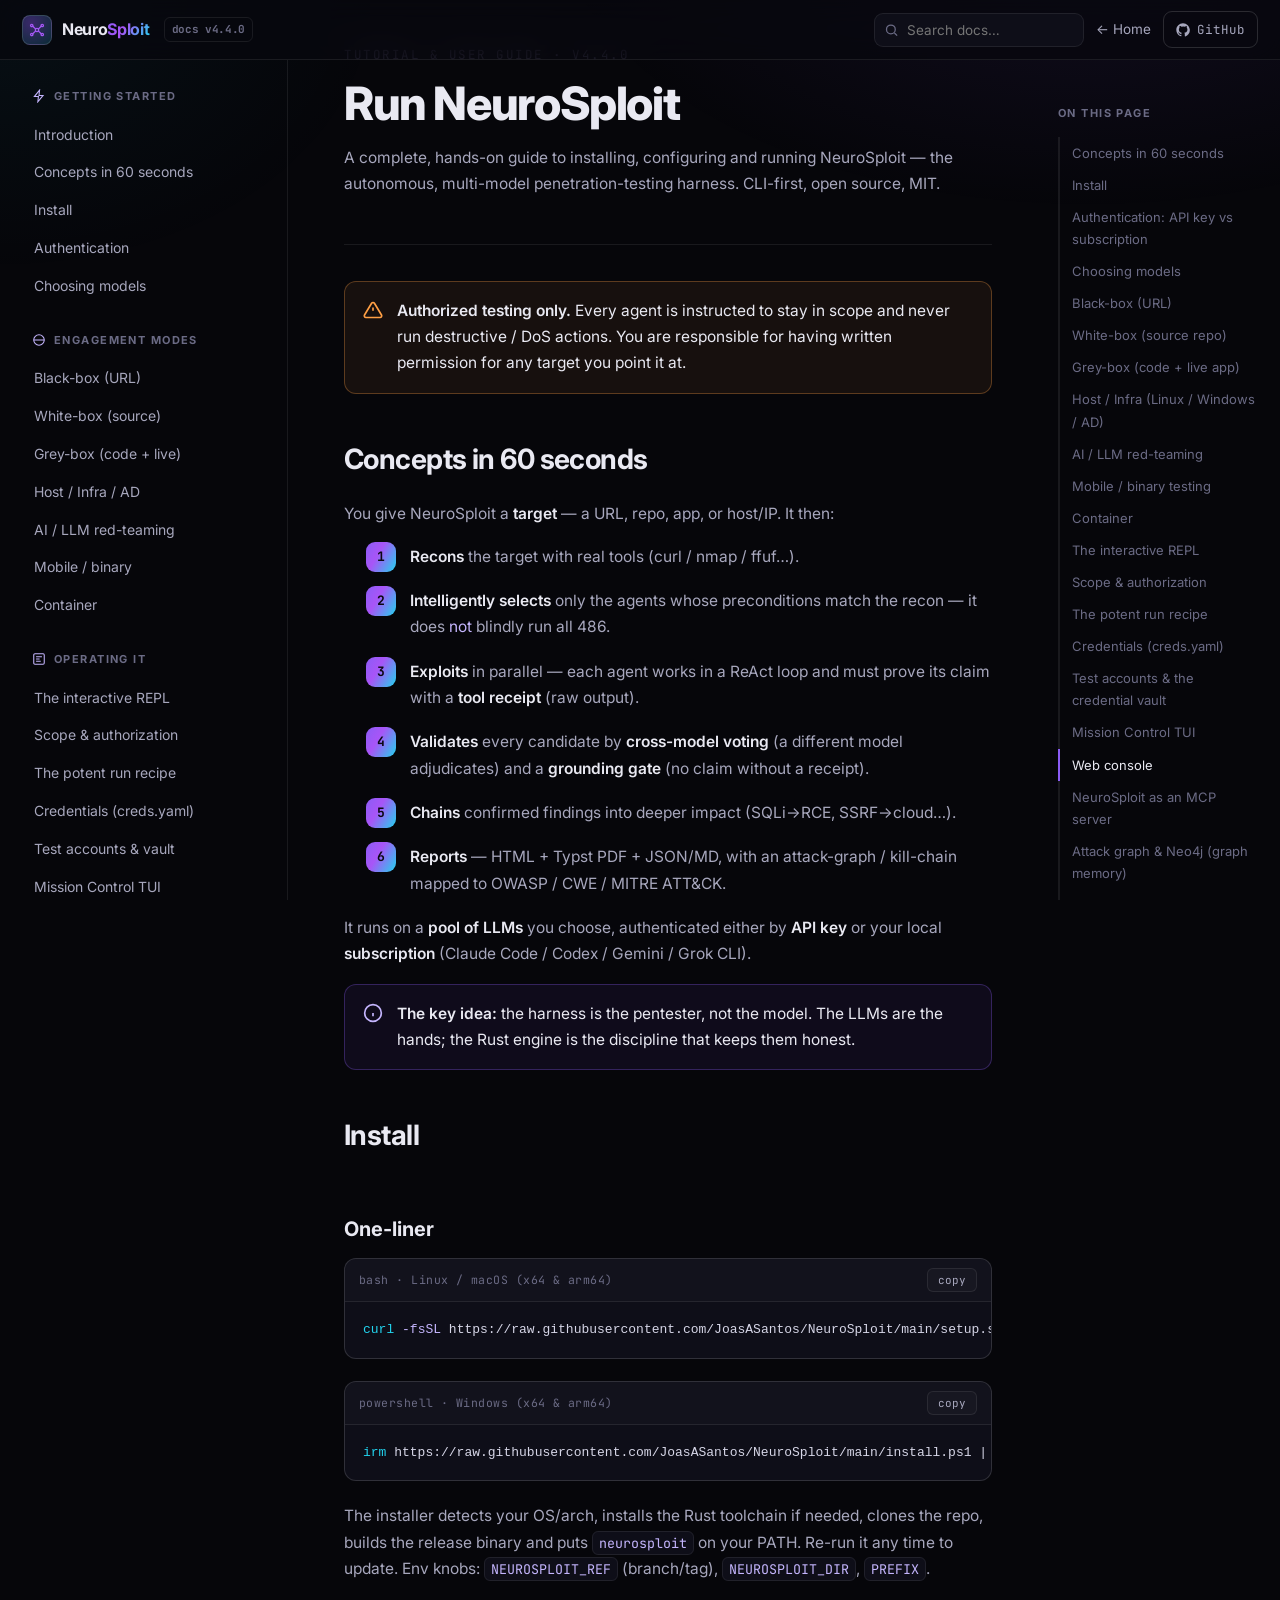
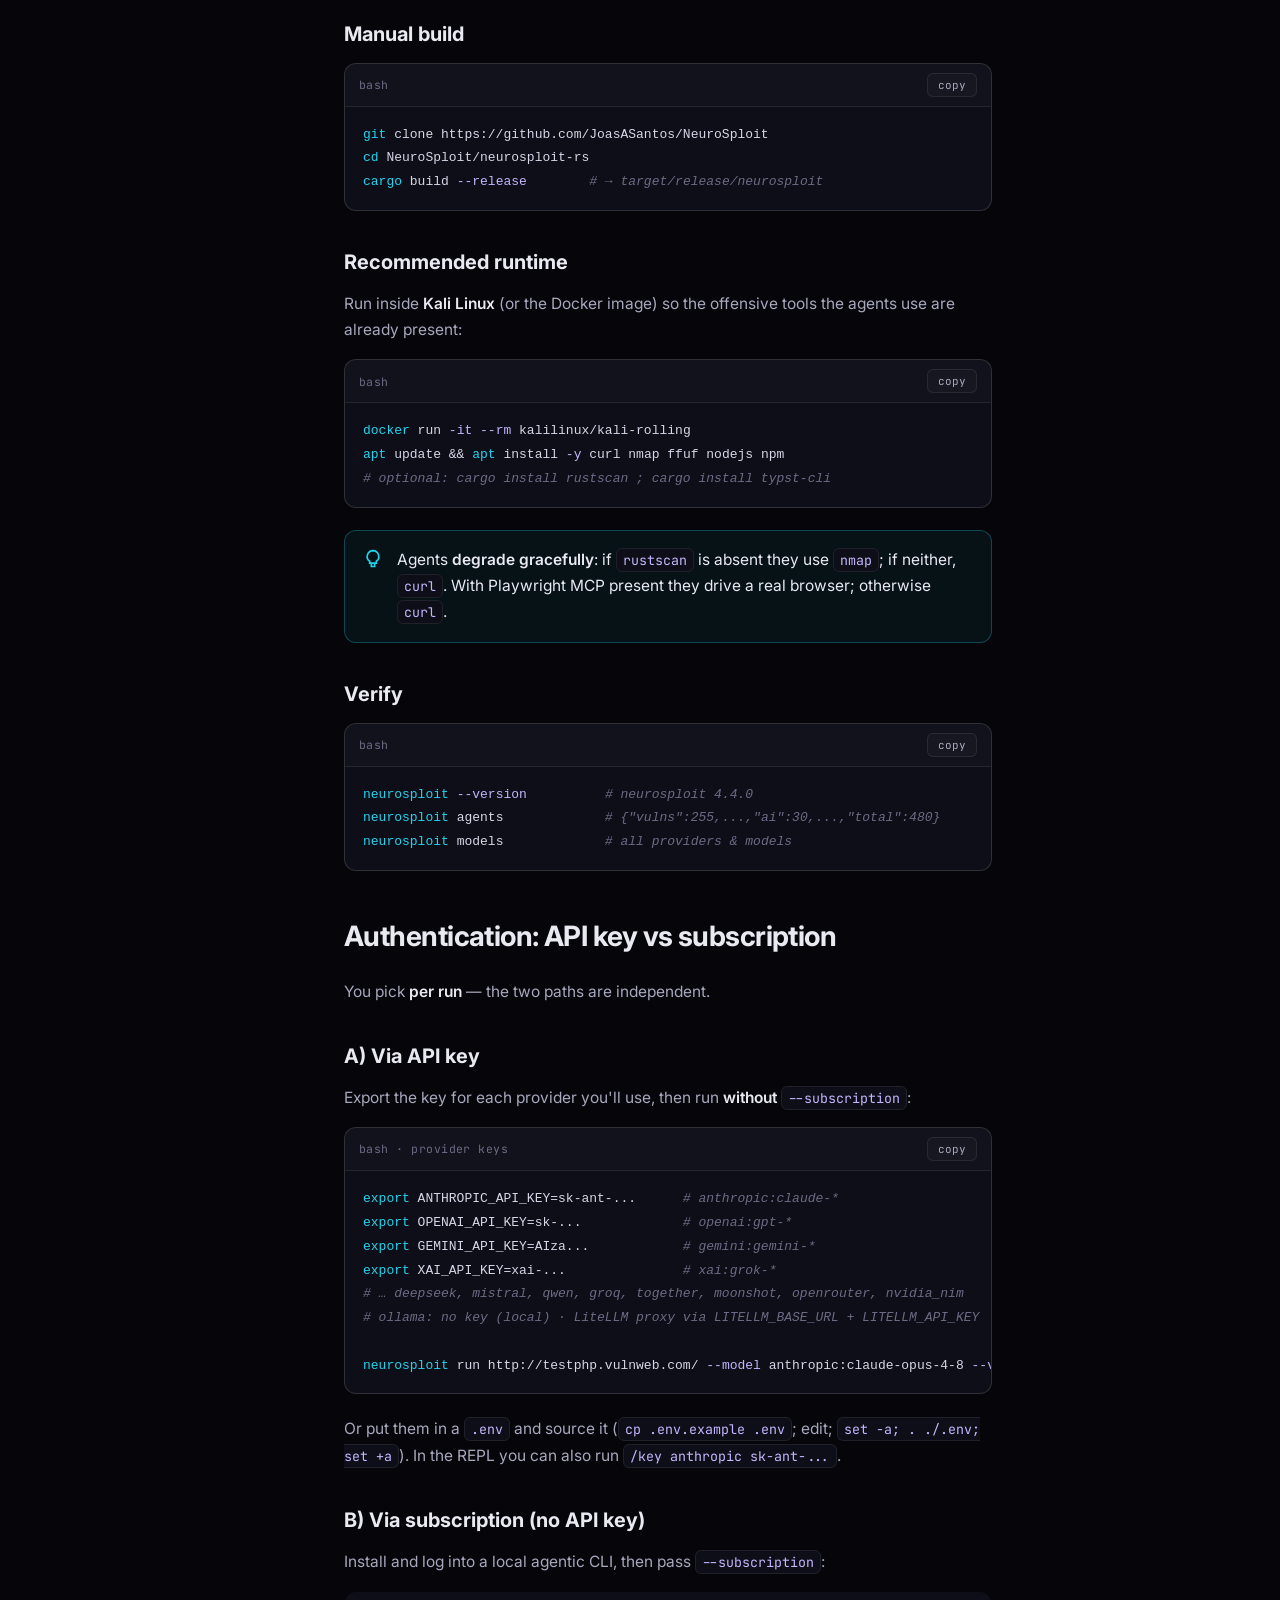
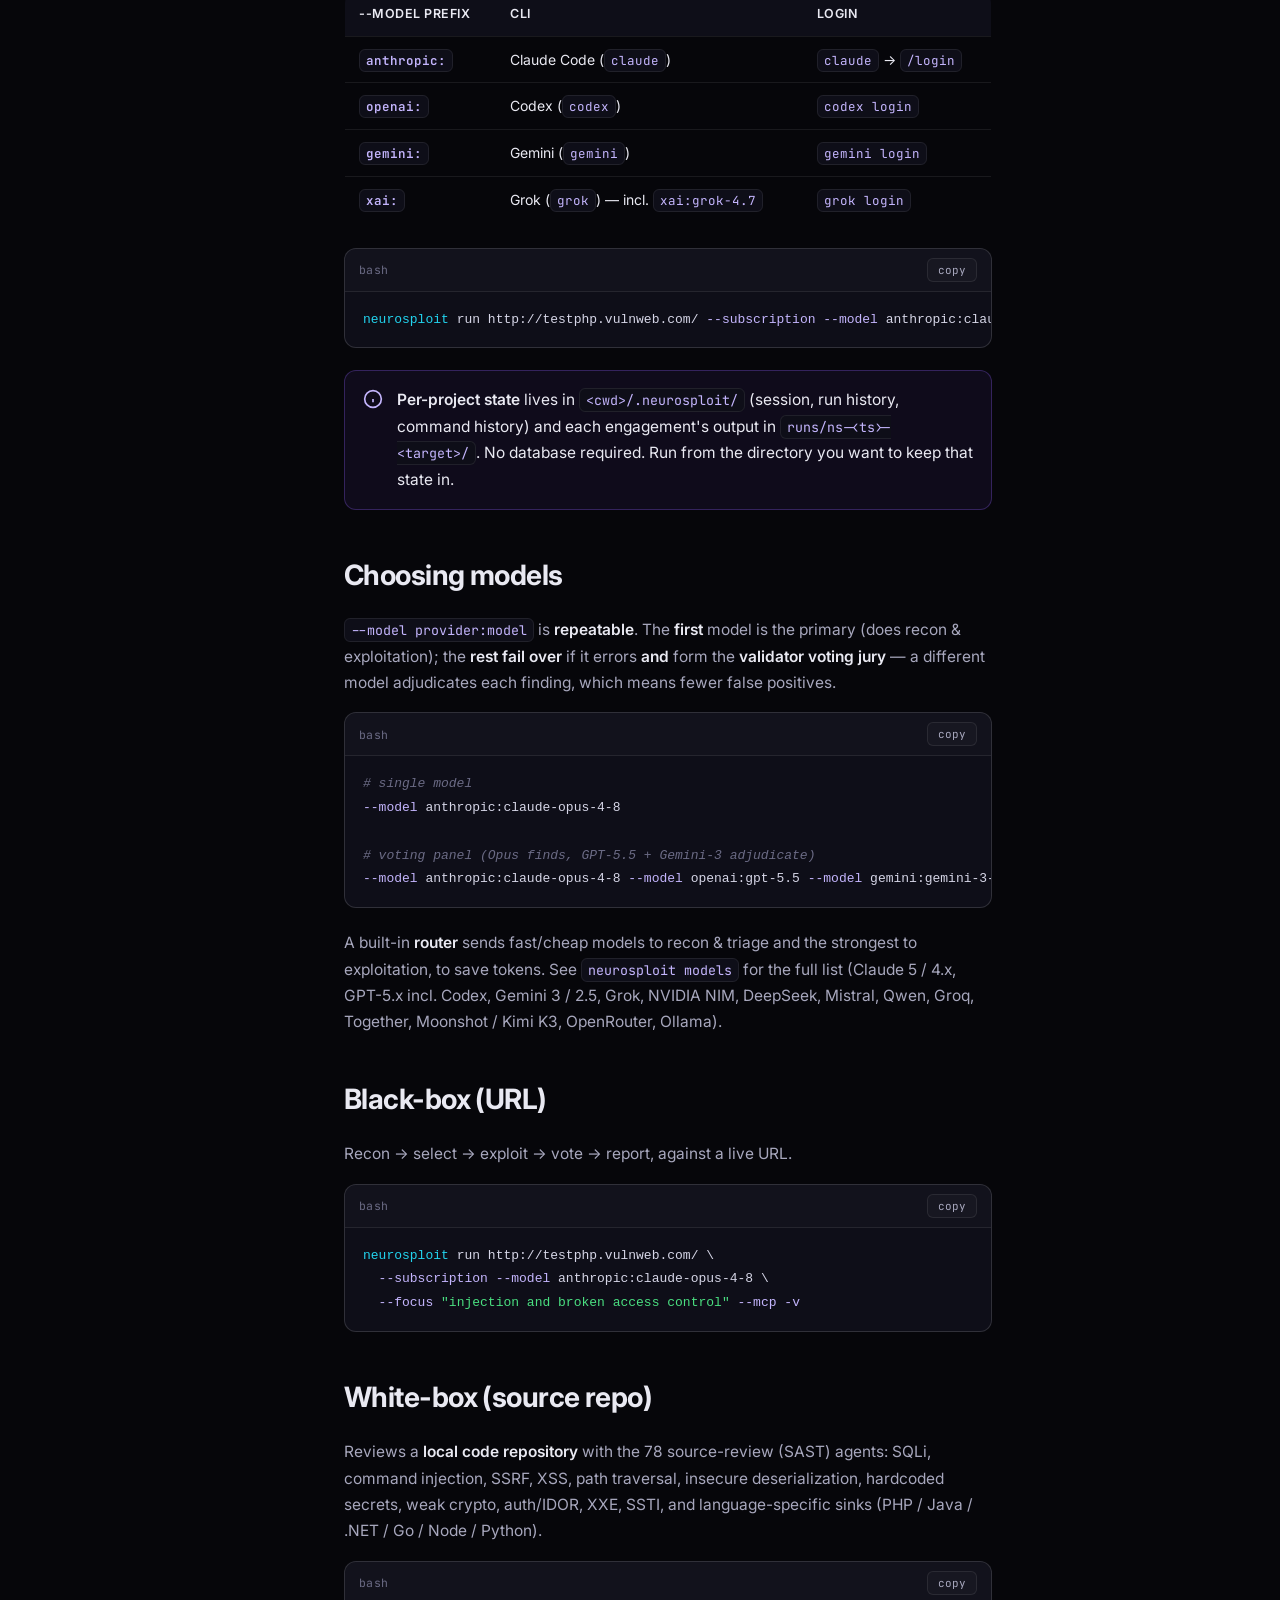
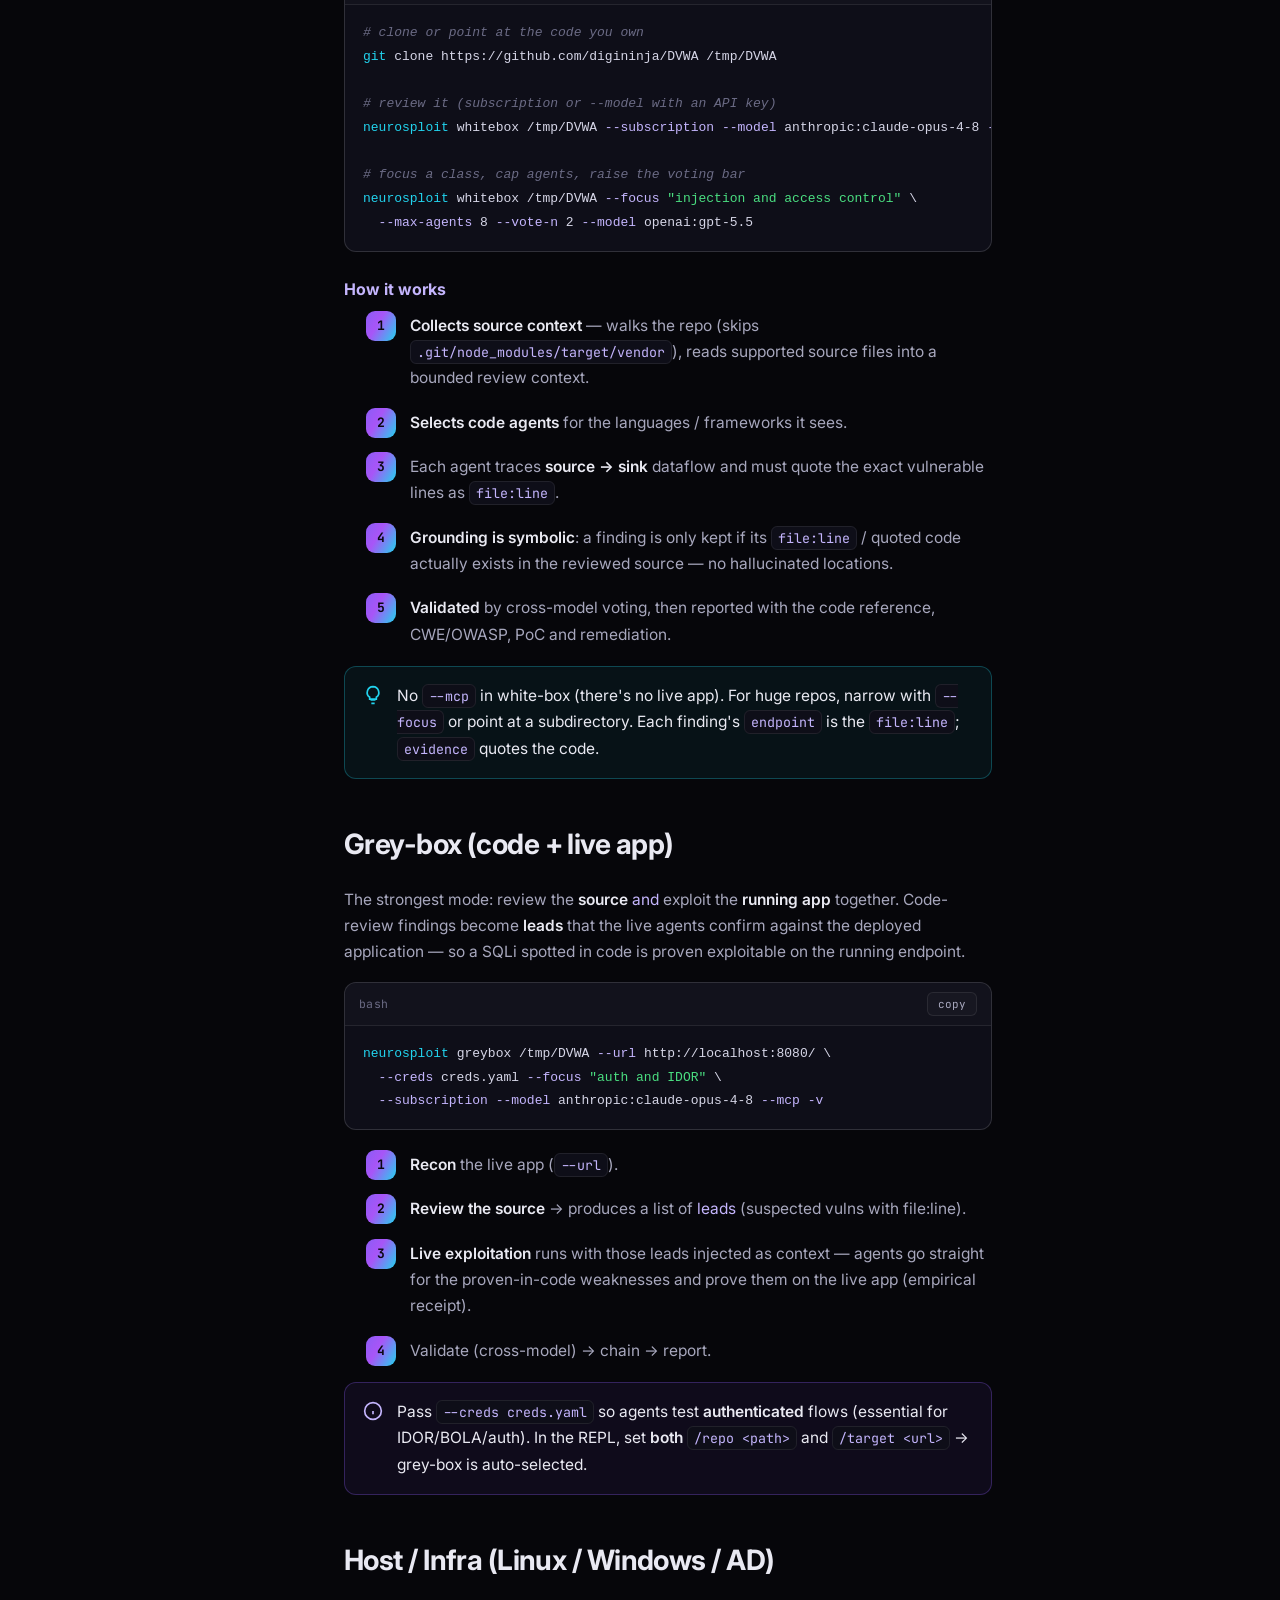
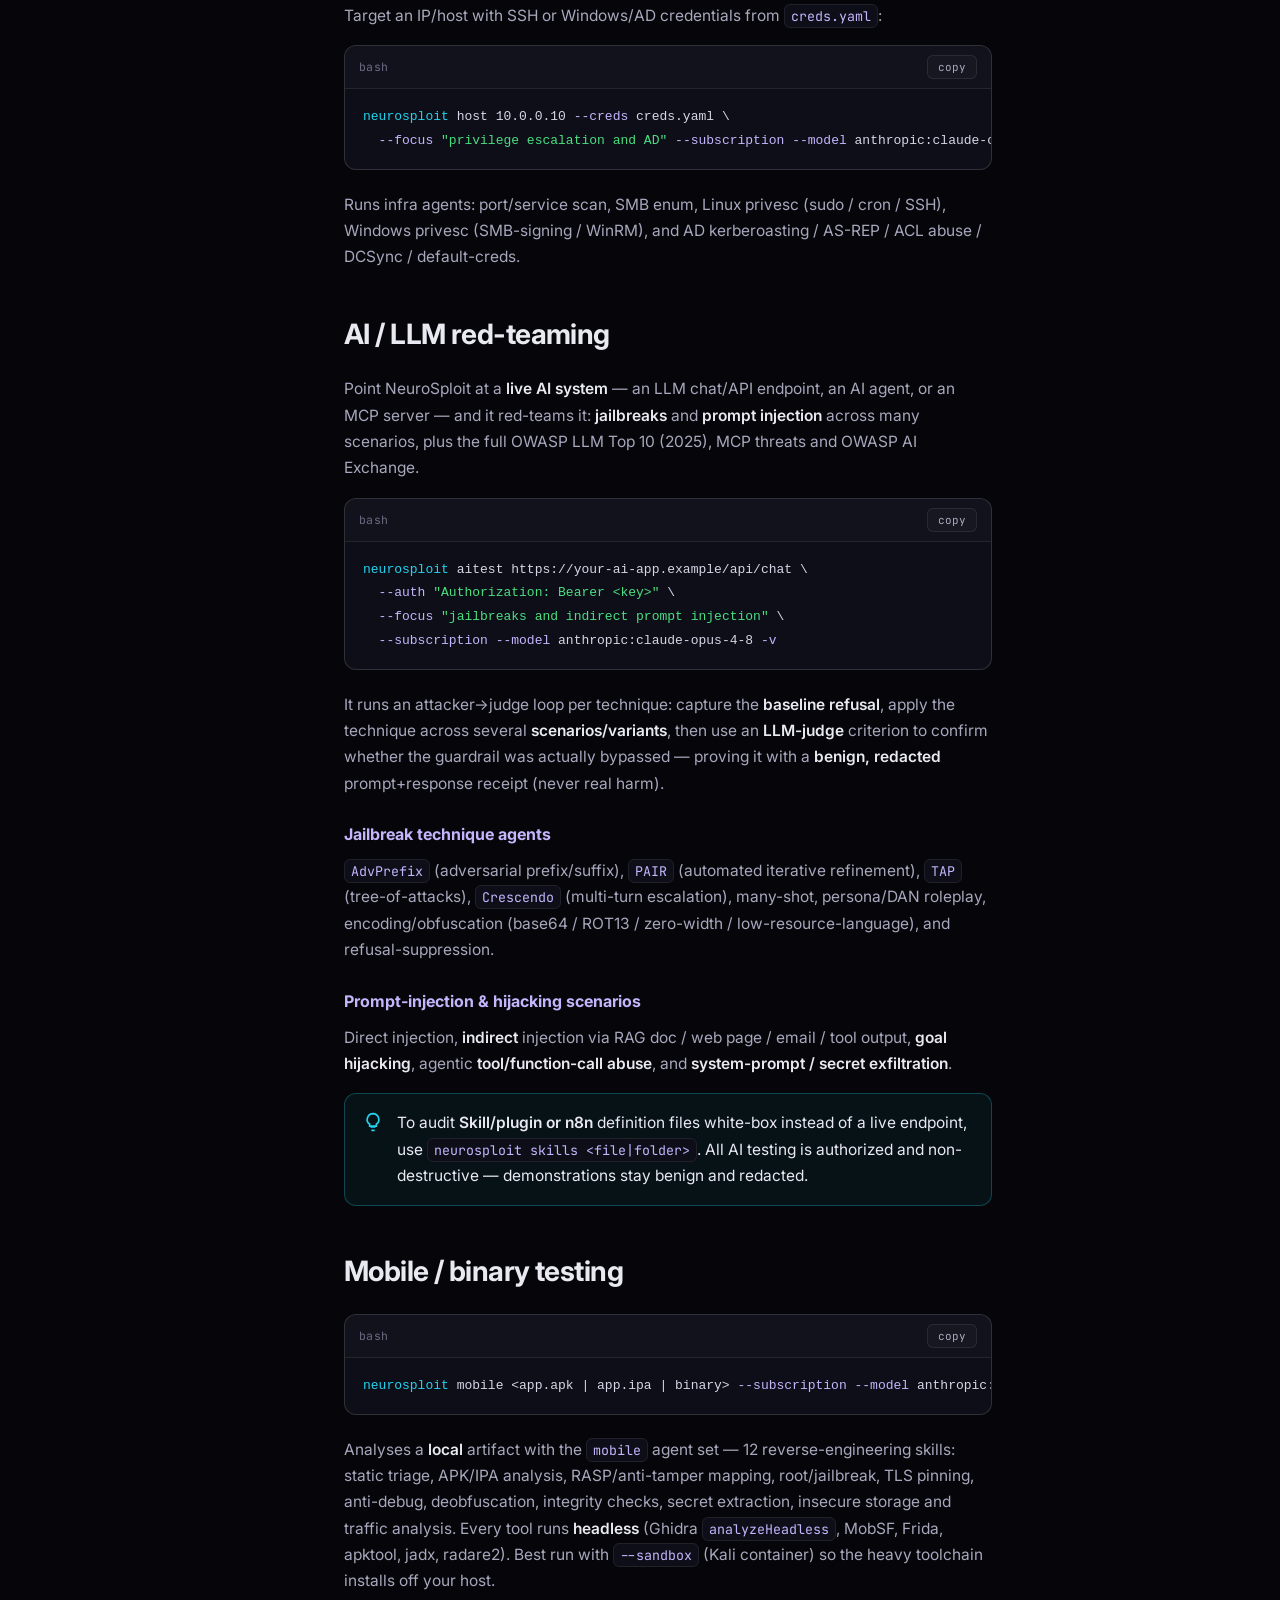
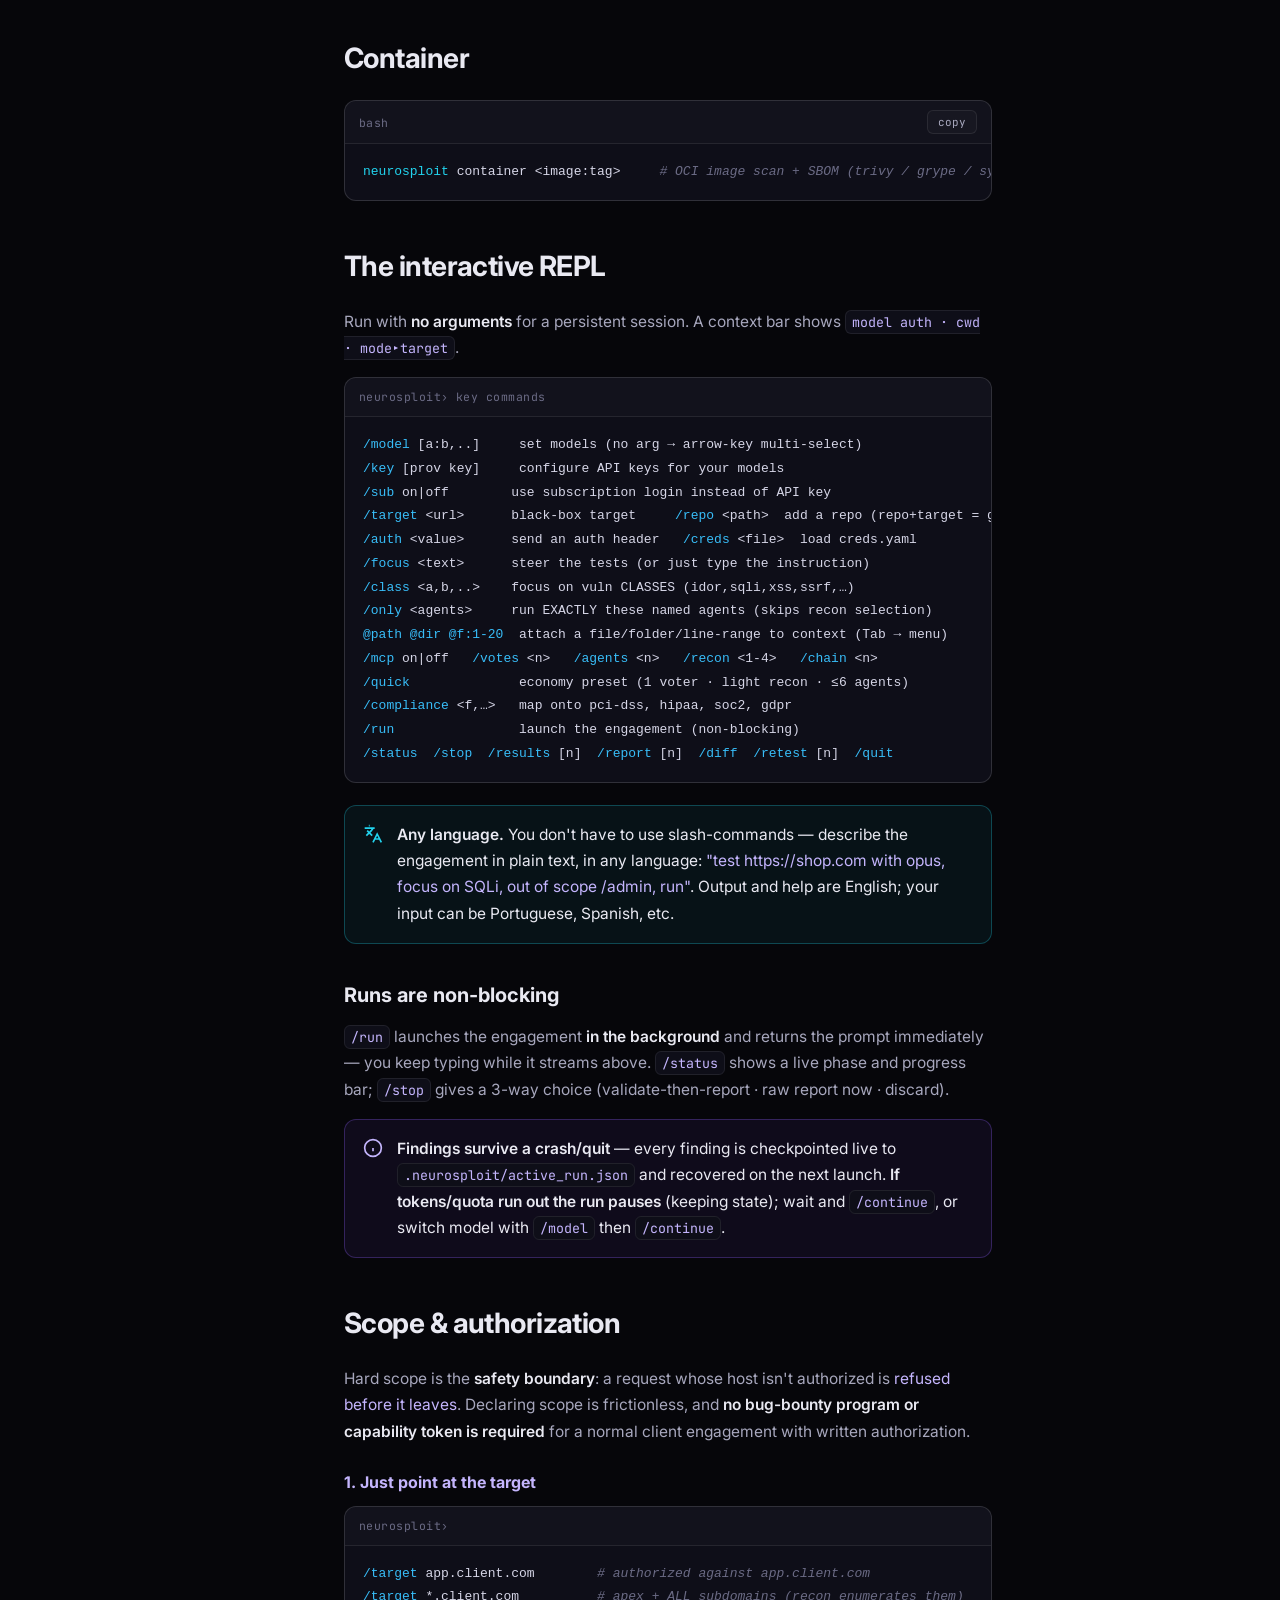
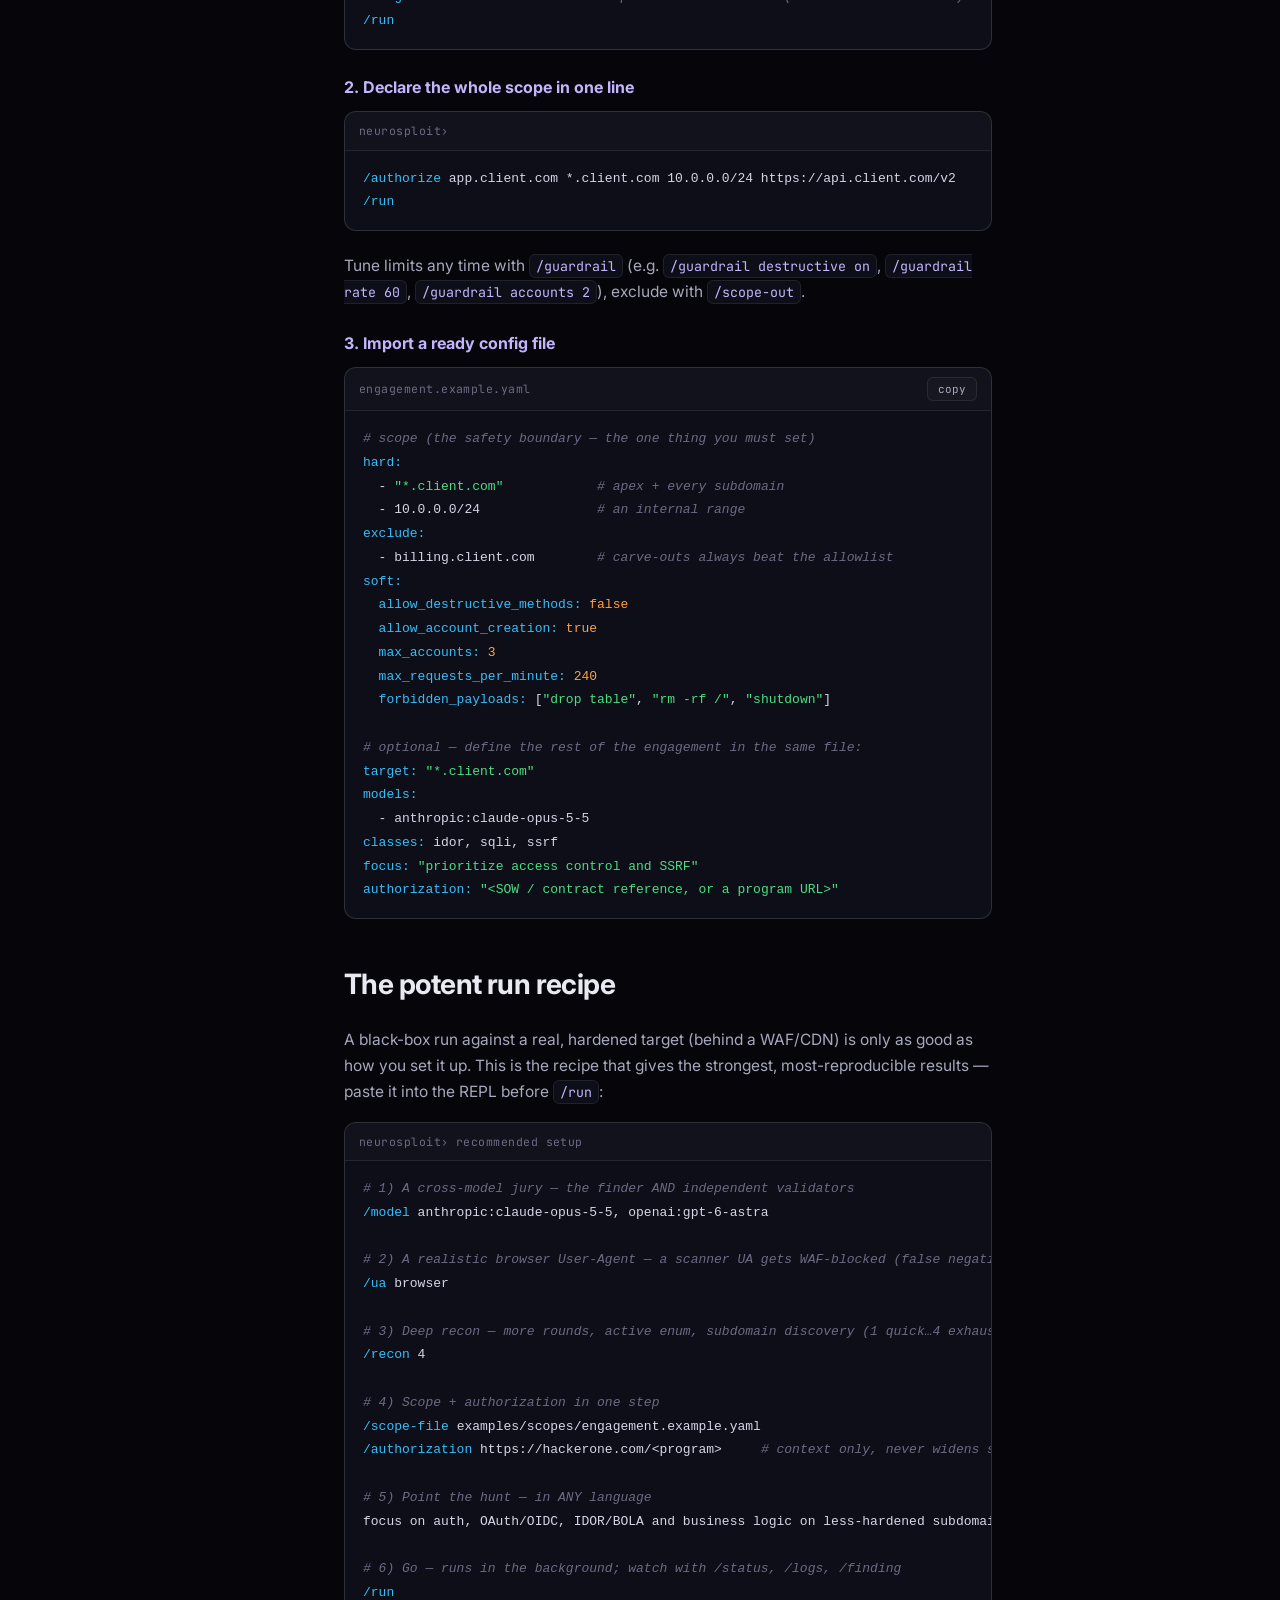
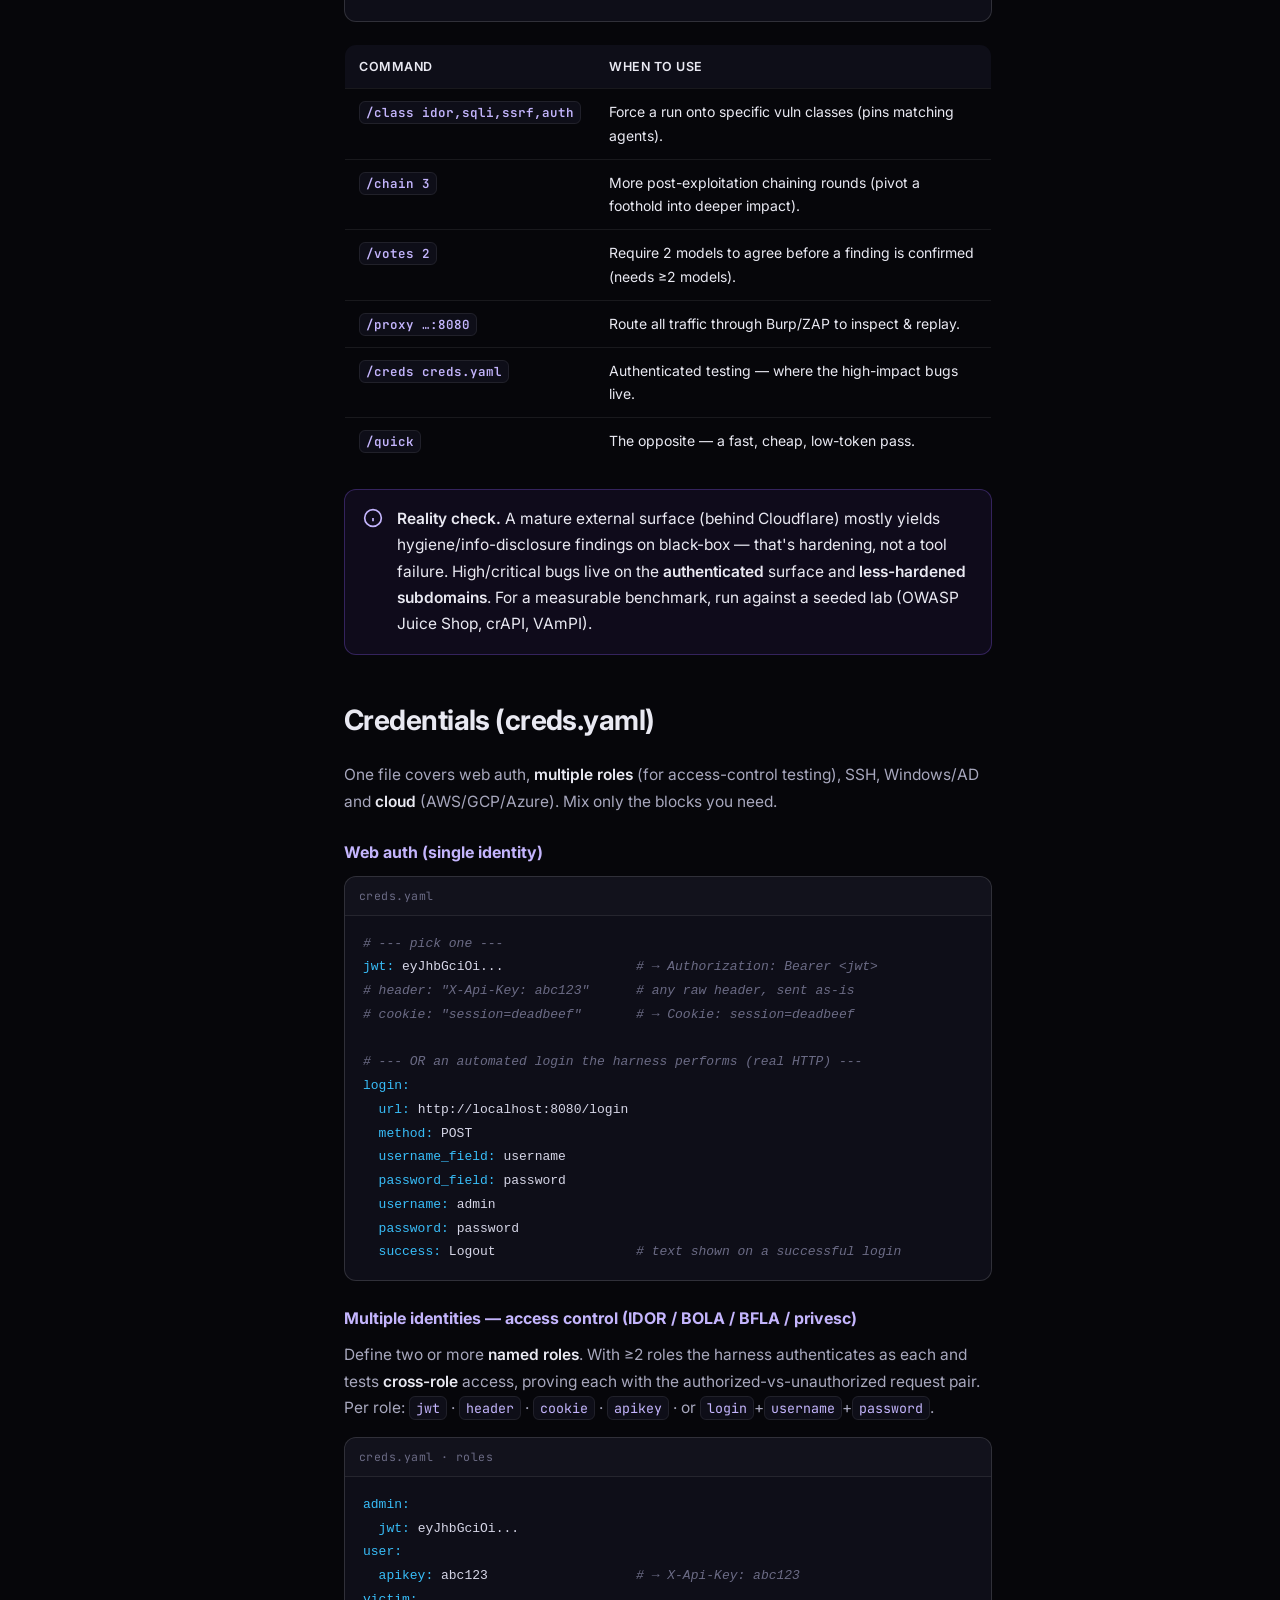
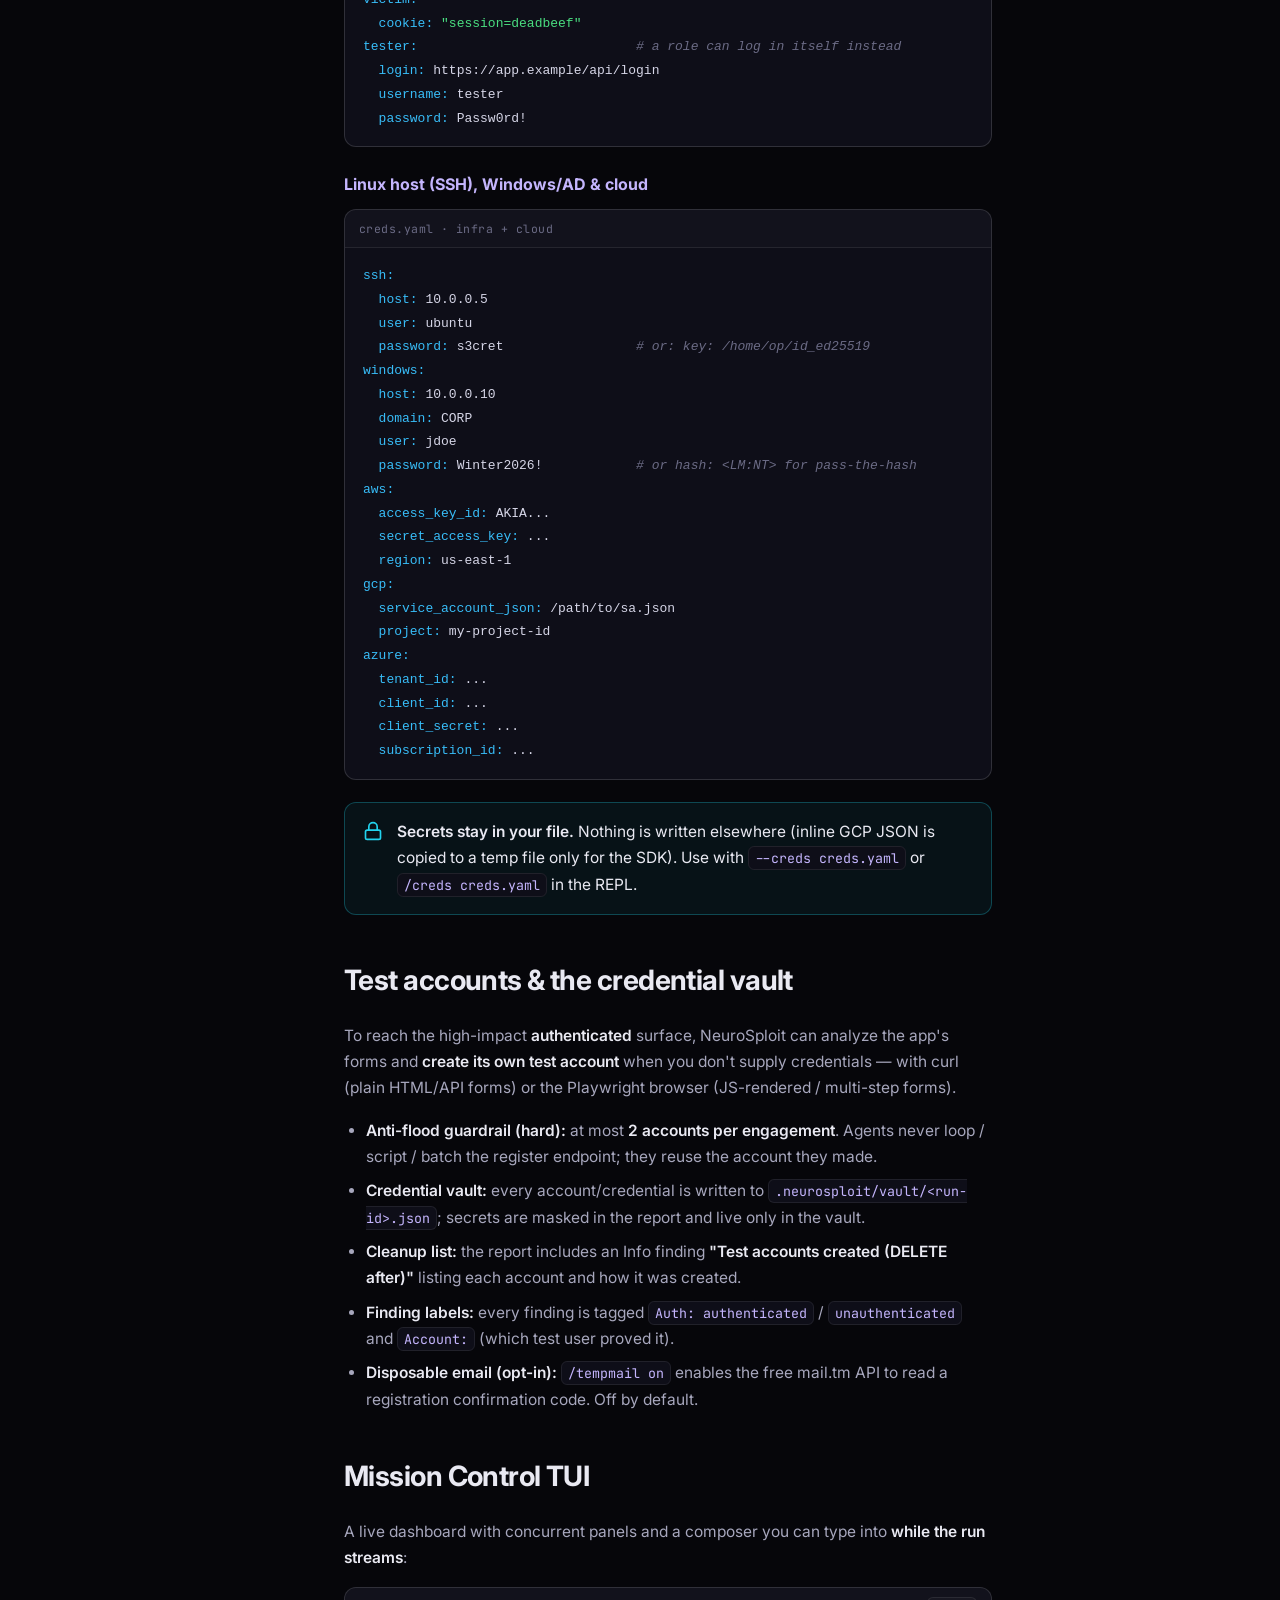
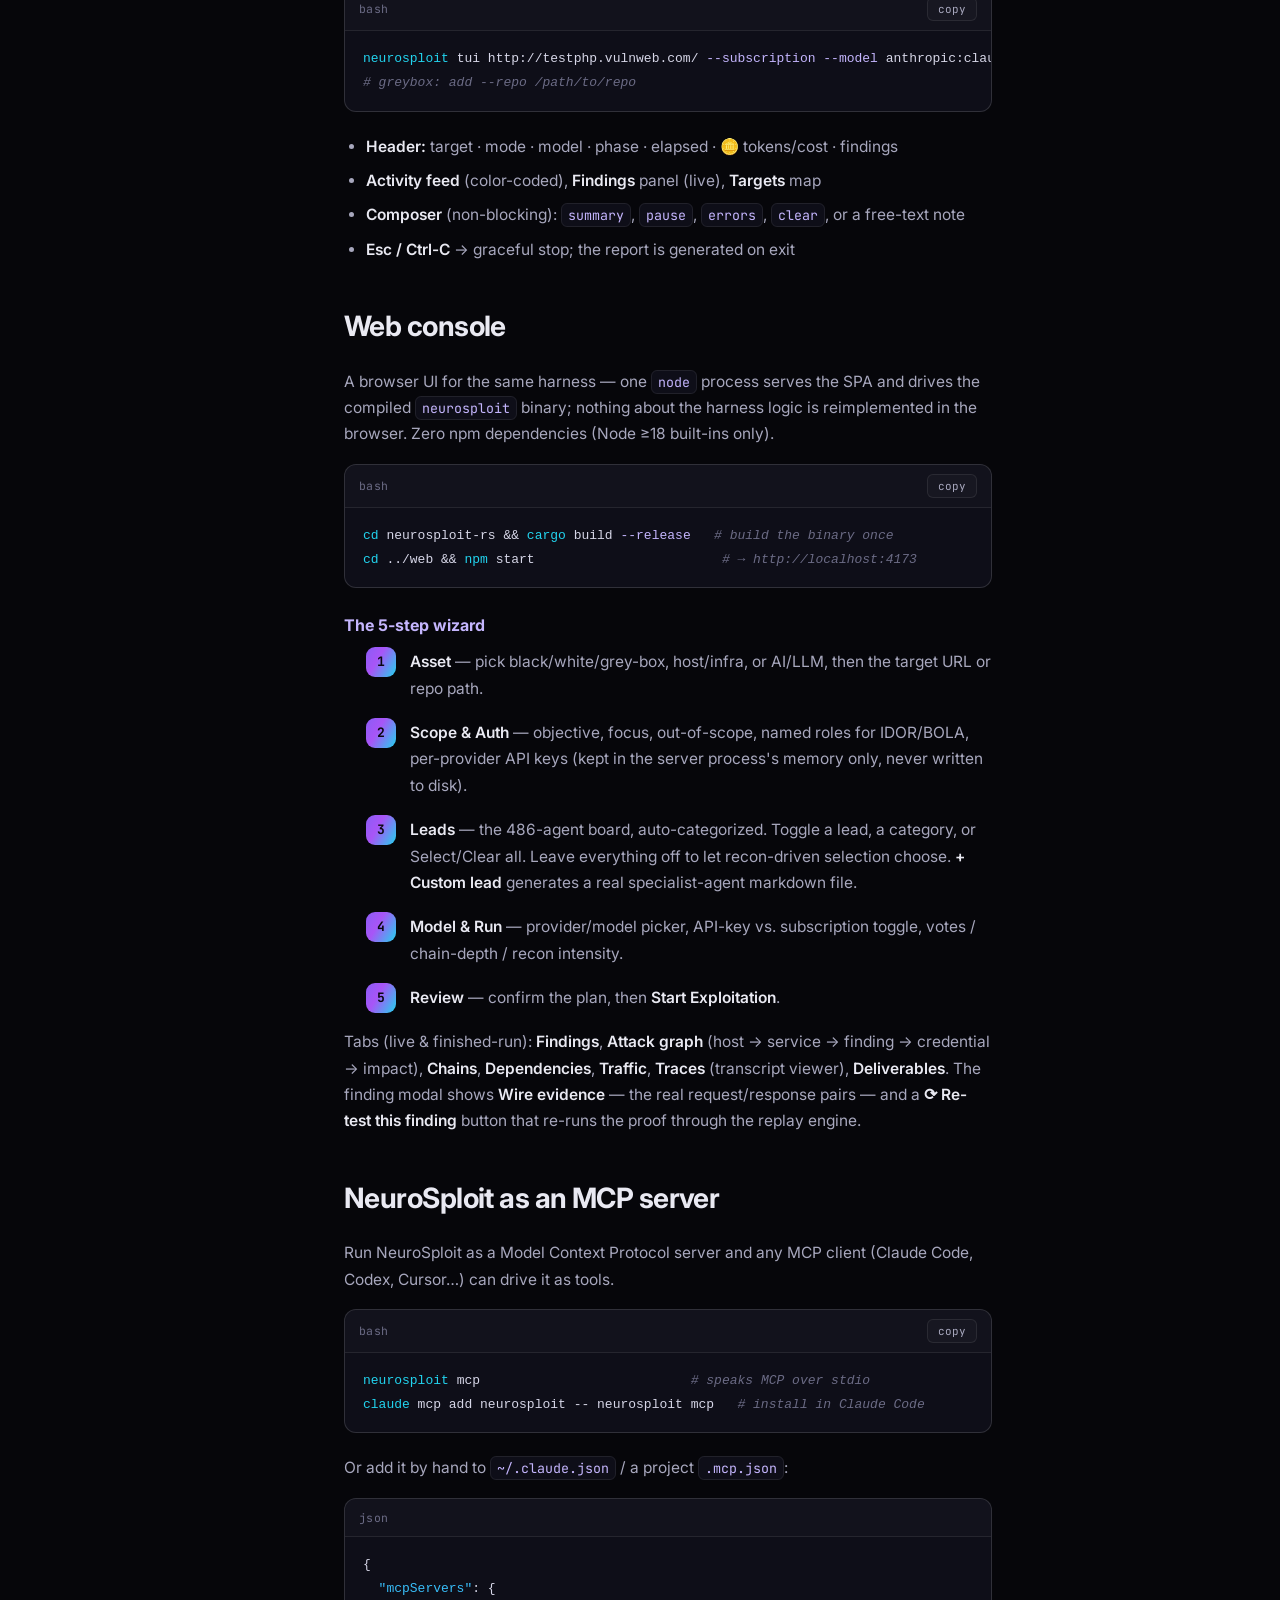
<file: docs.html>
<!doctype html>
<html lang="en">
<head>
<meta charset="utf-8" />
<meta name="viewport" content="width=device-width, initial-scale=1" />
<title>NeuroSploit Docs — Tutorial & User Guide</title>
<meta name="description" content="The complete, hands-on guide to installing, configuring and running NeuroSploit — the autonomous, multi-model penetration-testing harness. Auth, modes, scope, the REPL, attack graph, web console and full command reference." />
<meta name="theme-color" content="#06060a" />
<link rel="icon" href="assets/favicon.svg" type="image/svg+xml" />
<link rel="preconnect" href="https://fonts.googleapis.com" />
<link rel="preconnect" href="https://fonts.gstatic.com" crossorigin />
<link rel="stylesheet" href="https://fonts.googleapis.com/css2?family=Inter:wght@400;500;600;700;800&family=JetBrains+Mono:wght@400;500;600;700&display=swap" />
<link rel="stylesheet" href="assets/css/docs.css" />
</head>
<body>

<!-- ============ TOP BAR ============ -->
<header class="topbar">
  <div style="display:flex;align-items:center;gap:14px">
    <button class="burger" id="burger" aria-label="Menu"><span></span><span></span><span></span></button>
    <a class="brand" href="index.html">
      <span class="logo"><svg viewBox="0 0 24 24" fill="none" stroke="url(#g)" stroke-width="1.7" stroke-linecap="round" stroke-linejoin="round"><defs><linearGradient id="g" x1="0" y1="0" x2="24" y2="24"><stop offset="0" stop-color="#a855f7"/><stop offset="1" stop-color="#22d3ee"/></linearGradient></defs><circle cx="12" cy="12" r="2.3"/><circle cx="5" cy="6" r="1.6"/><circle cx="19" cy="6" r="1.6"/><circle cx="5" cy="18" r="1.6"/><circle cx="19" cy="18" r="1.6"/><path d="M6.4 7 10 10.5M17.6 7 14 10.5M6.4 17 10 13.5M17.6 17 14 13.5"/></svg></span>
      <span>Neuro<b>Sploit</b></span>
      <span class="doctag">docs v4.4.0</span>
    </a>
  </div>
  <div class="topbar-right">
    <div class="doc-search">
      <svg viewBox="0 0 24 24" fill="none" stroke="currentColor" stroke-width="2"><circle cx="11" cy="11" r="7"/><path d="m21 21-4.3-4.3"/></svg>
      <input type="search" id="docSearch" placeholder="Search docs…" autocomplete="off" />
    </div>
    <a class="site-link label-hide" href="index.html">← Home</a>
    <a class="gh" href="https://github.com/JoasASantos/NeuroSploit" target="_blank" rel="noopener">
      <svg viewBox="0 0 24 24" fill="currentColor"><path d="M12 .5C5.7.5.5 5.7.5 12c0 5.1 3.3 9.4 7.9 10.9.6.1.8-.3.8-.6v-2c-3.2.7-3.9-1.5-3.9-1.5-.5-1.3-1.3-1.7-1.3-1.7-1.1-.7.1-.7.1-.7 1.2.1 1.8 1.2 1.8 1.2 1 1.8 2.8 1.3 3.5 1 .1-.8.4-1.3.8-1.6-2.6-.3-5.3-1.3-5.3-5.7 0-1.3.5-2.3 1.2-3.1-.1-.3-.5-1.5.1-3.1 0 0 1-.3 3.3 1.2a11.5 11.5 0 0 1 6 0C17.3 4.7 18.3 5 18.3 5c.6 1.6.2 2.8.1 3.1.8.8 1.2 1.8 1.2 3.1 0 4.4-2.7 5.4-5.3 5.7.4.4.8 1.1.8 2.2v3.3c0 .3.2.7.8.6 4.6-1.5 7.9-5.8 7.9-10.9C23.5 5.7 18.3.5 12 .5z"/></svg>
      GitHub
    </a>
  </div>
</header>

<div class="scrim" id="scrim"></div>

<div class="shell">

  <!-- ============ SIDEBAR ============ -->
  <aside class="sidebar" id="sidebar">
    <nav>
      <div class="nav-group">
        <p class="grp-title"><svg viewBox="0 0 24 24" fill="none" stroke="currentColor" stroke-width="1.8"><path d="m13 2-9 11h7l-1 9 9-11h-7l1-9z"/></svg>Getting started</p>
        <a href="#intro">Introduction</a>
        <a href="#concepts">Concepts in 60 seconds</a>
        <a href="#install">Install</a>
        <a href="#auth">Authentication</a>
        <a href="#models">Choosing models</a>
      </div>
      <div class="nav-group">
        <p class="grp-title"><svg viewBox="0 0 24 24" fill="none" stroke="currentColor" stroke-width="1.8"><circle cx="12" cy="12" r="9"/><path d="M3 12h18"/></svg>Engagement modes</p>
        <a href="#blackbox">Black-box (URL)</a>
        <a href="#whitebox">White-box (source)</a>
        <a href="#greybox">Grey-box (code + live)</a>
        <a href="#host">Host / Infra / AD</a>
        <a href="#ai">AI / LLM red-teaming</a>
        <a href="#mobile">Mobile / binary</a>
        <a href="#container">Container</a>
      </div>
      <div class="nav-group">
        <p class="grp-title"><svg viewBox="0 0 24 24" fill="none" stroke="currentColor" stroke-width="1.8"><rect x="3" y="3" width="18" height="18" rx="2"/><path d="M7 8h10M7 12h6M7 16h8"/></svg>Operating it</p>
        <a href="#repl">The interactive REPL</a>
        <a href="#scope">Scope &amp; authorization</a>
        <a href="#potent">The potent run recipe</a>
        <a href="#creds">Credentials (creds.yaml)</a>
        <a href="#accounts">Test accounts &amp; vault</a>
        <a href="#tui">Mission Control TUI</a>
        <a href="#web-console">Web console</a>
        <a href="#mcp">MCP server</a>
      </div>
      <div class="nav-group">
        <p class="grp-title"><svg viewBox="0 0 24 24" fill="none" stroke="currentColor" stroke-width="1.8"><circle cx="12" cy="12" r="3"/><circle cx="5" cy="6" r="1.6"/><circle cx="19" cy="6" r="1.6"/><path d="M6.4 7 10 10.5M17.6 7 14 10.5"/></svg>Internals</p>
        <a href="#graph">Attack graph &amp; Neo4j</a>
        <a href="#wire">Wire-bound evidence</a>
        <a href="#decide">How it decides</a>
        <a href="#agents">The agent library</a>
        <a href="#assurance">Assurance &amp; authorization</a>
      </div>
      <div class="nav-group">
        <p class="grp-title"><svg viewBox="0 0 24 24" fill="none" stroke="currentColor" stroke-width="1.8"><path d="M14 2H6a2 2 0 0 0-2 2v16a2 2 0 0 0 2 2h12a2 2 0 0 0 2-2V8z"/><path d="M14 2v6h6"/></svg>Reference</p>
        <a href="#outputs">Outputs &amp; artifacts</a>
        <a href="#troubleshoot">Tips &amp; troubleshooting</a>
        <a href="#reference">Command &amp; flag reference</a>
      </div>
    </nav>
  </aside>

  <!-- ============ CONTENT ============ -->
  <main class="content" id="content">

    <div class="doc-hero" id="intro">
      <p class="kicker">Tutorial &amp; User Guide · v4.4.0</p>
      <h1>Run NeuroSploit</h1>
      <p>A complete, hands-on guide to installing, configuring and running NeuroSploit — the autonomous, multi-model penetration-testing harness. CLI-first, open source, MIT.</p>
    </div>

    <div class="callout warn">
      <svg class="ic" viewBox="0 0 24 24" fill="none" stroke="currentColor" stroke-width="2"><path d="M12 9v4M12 17h.01"/><path d="M10.3 3.9 1.8 18a2 2 0 0 0 1.7 3h17a2 2 0 0 0 1.7-3L13.7 3.9a2 2 0 0 0-3.4 0z"/></svg>
      <p><strong>Authorized testing only.</strong> Every agent is instructed to stay in scope and never run destructive / DoS actions. You are responsible for having written permission for any target you point it at.</p>
    </div>

    <!-- CONCEPTS -->
    <section id="concepts">
      <h2 class="anchor-h">Concepts in 60 seconds <a class="hash" href="#concepts">#</a></h2>
      <p>You give NeuroSploit a <strong>target</strong> — a URL, repo, app, or host/IP. It then:</p>
      <ol class="steps">
        <li><strong>Recons</strong> the target with real tools (curl / nmap / ffuf…).</li>
        <li><strong>Intelligently selects</strong> only the agents whose preconditions match the recon — it does <em>not</em> blindly run all 486.</li>
        <li><strong>Exploits</strong> in parallel — each agent works in a ReAct loop and must prove its claim with a <strong>tool receipt</strong> (raw output).</li>
        <li><strong>Validates</strong> every candidate by <strong>cross-model voting</strong> (a different model adjudicates) and a <strong>grounding gate</strong> (no claim without a receipt).</li>
        <li><strong>Chains</strong> confirmed findings into deeper impact (SQLi→RCE, SSRF→cloud…).</li>
        <li><strong>Reports</strong> — HTML + Typst PDF + JSON/MD, with an attack-graph / kill-chain mapped to OWASP / CWE / MITRE ATT&amp;CK.</li>
      </ol>
      <p>It runs on a <strong>pool of LLMs</strong> you choose, authenticated either by <strong>API key</strong> or your local <strong>subscription</strong> (Claude Code / Codex / Gemini / Grok CLI).</p>
      <div class="callout note">
        <svg class="ic" viewBox="0 0 24 24" fill="none" stroke="currentColor" stroke-width="2"><circle cx="12" cy="12" r="10"/><path d="M12 16v-4M12 8h.01"/></svg>
        <p><strong>The key idea:</strong> the harness is the pentester, not the model. The LLMs are the hands; the Rust engine is the discipline that keeps them honest.</p>
      </div>
    </section>

    <!-- INSTALL -->
    <section id="install">
      <h2 class="anchor-h">Install <a class="hash" href="#install">#</a></h2>
      <h3>One-liner</h3>
      <div class="codeblock">
        <div class="cb-bar"><span class="lang">bash · Linux / macOS (x64 &amp; arm64)</span><button class="copy-btn" data-copy="curl -fsSL https://raw.githubusercontent.com/JoasASantos/NeuroSploit/main/setup.sh | bash">copy</button></div>
        <pre><code><span class="tok-cmd">curl</span> <span class="tok-flag">-fsSL</span> https://raw.githubusercontent.com/JoasASantos/NeuroSploit/main/setup.sh | <span class="tok-cmd">bash</span></code></pre>
      </div>
      <div class="codeblock">
        <div class="cb-bar"><span class="lang">powershell · Windows (x64 &amp; arm64)</span><button class="copy-btn" data-copy="irm https://raw.githubusercontent.com/JoasASantos/NeuroSploit/main/install.ps1 | iex">copy</button></div>
        <pre><code><span class="tok-cmd">irm</span> https://raw.githubusercontent.com/JoasASantos/NeuroSploit/main/install.ps1 | <span class="tok-cmd">iex</span></code></pre>
      </div>
      <p>The installer detects your OS/arch, installs the Rust toolchain if needed, clones the repo, builds the release binary and puts <code>neurosploit</code> on your PATH. Re-run it any time to update. Env knobs: <code>NEUROSPLOIT_REF</code> (branch/tag), <code>NEUROSPLOIT_DIR</code>, <code>PREFIX</code>.</p>

      <h3>Manual build</h3>
      <div class="codeblock">
        <div class="cb-bar"><span class="lang">bash</span><button class="copy-btn" data-copy="git clone https://github.com/JoasASantos/NeuroSploit && cd NeuroSploit/neurosploit-rs && cargo build --release">copy</button></div>
        <pre><code><span class="tok-cmd">git</span> clone https://github.com/JoasASantos/NeuroSploit
<span class="tok-cmd">cd</span> NeuroSploit/neurosploit-rs
<span class="tok-cmd">cargo</span> build <span class="tok-flag">--release</span>        <span class="tok-comment"># → target/release/neurosploit</span></code></pre>
      </div>

      <h3>Recommended runtime</h3>
      <p>Run inside <strong>Kali Linux</strong> (or the Docker image) so the offensive tools the agents use are already present:</p>
      <div class="codeblock">
        <div class="cb-bar"><span class="lang">bash</span><button class="copy-btn" data-copy="docker run -it --rm kalilinux/kali-rolling">copy</button></div>
        <pre><code><span class="tok-cmd">docker</span> run <span class="tok-flag">-it --rm</span> kalilinux/kali-rolling
<span class="tok-cmd">apt</span> update &amp;&amp; <span class="tok-cmd">apt</span> install <span class="tok-flag">-y</span> curl nmap ffuf nodejs npm
<span class="tok-comment"># optional: cargo install rustscan ; cargo install typst-cli</span></code></pre>
      </div>
      <div class="callout tip">
        <svg class="ic" viewBox="0 0 24 24" fill="none" stroke="currentColor" stroke-width="2"><path d="M12 2a7 7 0 0 0-4 12.7V17h8v-2.3A7 7 0 0 0 12 2zM9 21h6M10 17v4M14 17v4"/></svg>
        <p>Agents <strong>degrade gracefully</strong>: if <code>rustscan</code> is absent they use <code>nmap</code>; if neither, <code>curl</code>. With Playwright MCP present they drive a real browser; otherwise <code>curl</code>.</p>
      </div>

      <h3>Verify</h3>
      <div class="codeblock">
        <div class="cb-bar"><span class="lang">bash</span><button class="copy-btn" data-copy="neurosploit --version">copy</button></div>
        <pre><code><span class="tok-cmd">neurosploit</span> <span class="tok-flag">--version</span>          <span class="tok-comment"># neurosploit 4.4.0</span>
<span class="tok-cmd">neurosploit</span> agents             <span class="tok-comment"># {"vulns":255,...,"ai":30,...,"total":480}</span>
<span class="tok-cmd">neurosploit</span> models             <span class="tok-comment"># all providers &amp; models</span></code></pre>
      </div>
    </section>

    <!-- AUTH -->
    <section id="auth">
      <h2 class="anchor-h">Authentication: API key vs subscription <a class="hash" href="#auth">#</a></h2>
      <p>You pick <strong>per run</strong> — the two paths are independent.</p>

      <h3>A) Via API key</h3>
      <p>Export the key for each provider you'll use, then run <strong>without</strong> <code>--subscription</code>:</p>
      <div class="codeblock">
        <div class="cb-bar"><span class="lang">bash · provider keys</span><button class="copy-btn" data-copy="export ANTHROPIC_API_KEY=sk-ant-...">copy</button></div>
<pre><code><span class="tok-cmd">export</span> ANTHROPIC_API_KEY=sk-ant-...      <span class="tok-comment"># anthropic:claude-*</span>
<span class="tok-cmd">export</span> OPENAI_API_KEY=sk-...             <span class="tok-comment"># openai:gpt-*</span>
<span class="tok-cmd">export</span> GEMINI_API_KEY=AIza...            <span class="tok-comment"># gemini:gemini-*</span>
<span class="tok-cmd">export</span> XAI_API_KEY=xai-...               <span class="tok-comment"># xai:grok-*</span>
<span class="tok-comment"># … deepseek, mistral, qwen, groq, together, moonshot, openrouter, nvidia_nim</span>
<span class="tok-comment"># ollama: no key (local) · LiteLLM proxy via LITELLM_BASE_URL + LITELLM_API_KEY</span>

<span class="tok-cmd">neurosploit</span> run http://testphp.vulnweb.com/ <span class="tok-flag">--model</span> anthropic:claude-opus-4-8 <span class="tok-flag">--vote-n</span> 3 <span class="tok-flag">-v</span></code></pre>
      </div>
      <p>Or put them in a <code>.env</code> and source it (<code>cp .env.example .env</code>; edit; <code>set -a; . ./.env; set +a</code>). In the REPL you can also run <code>/key anthropic sk-ant-...</code>.</p>

      <h3>B) Via subscription (no API key)</h3>
      <p>Install and log into a local agentic CLI, then pass <code>--subscription</code>:</p>
      <table class="doc-table">
        <thead><tr><th>--model prefix</th><th>CLI</th><th>Login</th></tr></thead>
        <tbody>
          <tr><td><code>anthropic:</code></td><td>Claude Code (<code>claude</code>)</td><td><code>claude</code> → <code>/login</code></td></tr>
          <tr><td><code>openai:</code></td><td>Codex (<code>codex</code>)</td><td><code>codex login</code></td></tr>
          <tr><td><code>gemini:</code></td><td>Gemini (<code>gemini</code>)</td><td><code>gemini login</code></td></tr>
          <tr><td><code>xai:</code></td><td>Grok (<code>grok</code>) — incl. <code>xai:grok-4.7</code></td><td><code>grok login</code></td></tr>
        </tbody>
      </table>
      <div class="codeblock">
        <div class="cb-bar"><span class="lang">bash</span><button class="copy-btn" data-copy="neurosploit run http://testphp.vulnweb.com/ --subscription --model anthropic:claude-opus-4-8 --mcp -v">copy</button></div>
        <pre><code><span class="tok-cmd">neurosploit</span> run http://testphp.vulnweb.com/ <span class="tok-flag">--subscription</span> <span class="tok-flag">--model</span> anthropic:claude-opus-4-8 <span class="tok-flag">--mcp</span> <span class="tok-flag">-v</span></code></pre>
      </div>
      <div class="callout note">
        <svg class="ic" viewBox="0 0 24 24" fill="none" stroke="currentColor" stroke-width="2"><circle cx="12" cy="12" r="10"/><path d="M12 16v-4M12 8h.01"/></svg>
        <p><strong>Per-project state</strong> lives in <code>&lt;cwd&gt;/.neurosploit/</code> (session, run history, command history) and each engagement's output in <code>runs/ns-&lt;ts&gt;-&lt;target&gt;/</code>. No database required. Run from the directory you want to keep that state in.</p>
      </div>
    </section>

    <!-- MODELS -->
    <section id="models">
      <h2 class="anchor-h">Choosing models <a class="hash" href="#models">#</a></h2>
      <p><code>--model provider:model</code> is <strong>repeatable</strong>. The <strong>first</strong> model is the primary (does recon &amp; exploitation); the <strong>rest fail over</strong> if it errors <strong>and</strong> form the <strong>validator voting jury</strong> — a different model adjudicates each finding, which means fewer false positives.</p>
      <div class="codeblock">
        <div class="cb-bar"><span class="lang">bash</span><button class="copy-btn" data-copy="--model anthropic:claude-opus-4-8 --model openai:gpt-5.5 --model gemini:gemini-3-pro">copy</button></div>
<pre><code><span class="tok-comment"># single model</span>
<span class="tok-flag">--model</span> anthropic:claude-opus-4-8

<span class="tok-comment"># voting panel (Opus finds, GPT-5.5 + Gemini-3 adjudicate)</span>
<span class="tok-flag">--model</span> anthropic:claude-opus-4-8 <span class="tok-flag">--model</span> openai:gpt-5.5 <span class="tok-flag">--model</span> gemini:gemini-3-pro</code></pre>
      </div>
      <p>A built-in <strong>router</strong> sends fast/cheap models to recon &amp; triage and the strongest to exploitation, to save tokens. See <code>neurosploit models</code> for the full list (Claude 5 / 4.x, GPT-5.x incl. Codex, Gemini 3 / 2.5, Grok, NVIDIA NIM, DeepSeek, Mistral, Qwen, Groq, Together, Moonshot / Kimi K3, OpenRouter, Ollama).</p>
    </section>

    <!-- BLACKBOX -->
    <section id="blackbox">
      <h2 class="anchor-h">Black-box (URL) <a class="hash" href="#blackbox">#</a></h2>
      <p>Recon → select → exploit → vote → report, against a live URL.</p>
      <div class="codeblock">
        <div class="cb-bar"><span class="lang">bash</span><button class="copy-btn" data-copy='neurosploit run http://testphp.vulnweb.com/ --subscription --model anthropic:claude-opus-4-8 --focus "injection and broken access control" --mcp -v'>copy</button></div>
<pre><code><span class="tok-cmd">neurosploit</span> run http://testphp.vulnweb.com/ \
  <span class="tok-flag">--subscription</span> <span class="tok-flag">--model</span> anthropic:claude-opus-4-8 \
  <span class="tok-flag">--focus</span> <span class="tok-str">"injection and broken access control"</span> <span class="tok-flag">--mcp</span> <span class="tok-flag">-v</span></code></pre>
      </div>
    </section>

    <!-- WHITEBOX -->
    <section id="whitebox">
      <h2 class="anchor-h">White-box (source repo) <a class="hash" href="#whitebox">#</a></h2>
      <p>Reviews a <strong>local code repository</strong> with the 78 source-review (SAST) agents: SQLi, command injection, SSRF, XSS, path traversal, insecure deserialization, hardcoded secrets, weak crypto, auth/IDOR, XXE, SSTI, and language-specific sinks (PHP / Java / .NET / Go / Node / Python).</p>
      <div class="codeblock">
        <div class="cb-bar"><span class="lang">bash</span><button class="copy-btn" data-copy="neurosploit whitebox /tmp/DVWA --subscription --model anthropic:claude-opus-4-8 -v">copy</button></div>
<pre><code><span class="tok-comment"># clone or point at the code you own</span>
<span class="tok-cmd">git</span> clone https://github.com/digininja/DVWA /tmp/DVWA

<span class="tok-comment"># review it (subscription or --model with an API key)</span>
<span class="tok-cmd">neurosploit</span> whitebox /tmp/DVWA <span class="tok-flag">--subscription</span> <span class="tok-flag">--model</span> anthropic:claude-opus-4-8 <span class="tok-flag">-v</span>

<span class="tok-comment"># focus a class, cap agents, raise the voting bar</span>
<span class="tok-cmd">neurosploit</span> whitebox /tmp/DVWA <span class="tok-flag">--focus</span> <span class="tok-str">"injection and access control"</span> \
  <span class="tok-flag">--max-agents</span> 8 <span class="tok-flag">--vote-n</span> 2 <span class="tok-flag">--model</span> openai:gpt-5.5</code></pre>
      </div>
      <h4>How it works</h4>
      <ol class="steps">
        <li><strong>Collects source context</strong> — walks the repo (skips <code>.git/node_modules/target/vendor</code>), reads supported source files into a bounded review context.</li>
        <li><strong>Selects code agents</strong> for the languages / frameworks it sees.</li>
        <li>Each agent traces <strong>source → sink</strong> dataflow and must quote the exact vulnerable lines as <code>file:line</code>.</li>
        <li><strong>Grounding is symbolic</strong>: a finding is only kept if its <code>file:line</code> / quoted code actually exists in the reviewed source — no hallucinated locations.</li>
        <li><strong>Validated</strong> by cross-model voting, then reported with the code reference, CWE/OWASP, PoC and remediation.</li>
      </ol>
      <div class="callout tip">
        <svg class="ic" viewBox="0 0 24 24" fill="none" stroke="currentColor" stroke-width="2"><path d="M9 18h6M10 22h4M12 2a7 7 0 0 0-4 12.7V17h8v-2.3A7 7 0 0 0 12 2z"/></svg>
        <p>No <code>--mcp</code> in white-box (there's no live app). For huge repos, narrow with <code>--focus</code> or point at a subdirectory. Each finding's <code>endpoint</code> is the <code>file:line</code>; <code>evidence</code> quotes the code.</p>
      </div>
    </section>

    <!-- GREYBOX -->
    <section id="greybox">
      <h2 class="anchor-h">Grey-box (code + live app) <a class="hash" href="#greybox">#</a></h2>
      <p>The strongest mode: review the <strong>source</strong> <em>and</em> exploit the <strong>running app</strong> together. Code-review findings become <strong>leads</strong> that the live agents confirm against the deployed application — so a SQLi spotted in code is proven exploitable on the running endpoint.</p>
      <div class="codeblock">
        <div class="cb-bar"><span class="lang">bash</span><button class="copy-btn" data-copy='neurosploit greybox /tmp/DVWA --url http://localhost:8080/ --creds creds.yaml --focus "auth and IDOR" --subscription --model anthropic:claude-opus-4-8 --mcp -v'>copy</button></div>
<pre><code><span class="tok-cmd">neurosploit</span> greybox /tmp/DVWA <span class="tok-flag">--url</span> http://localhost:8080/ \
  <span class="tok-flag">--creds</span> creds.yaml <span class="tok-flag">--focus</span> <span class="tok-str">"auth and IDOR"</span> \
  <span class="tok-flag">--subscription</span> <span class="tok-flag">--model</span> anthropic:claude-opus-4-8 <span class="tok-flag">--mcp</span> <span class="tok-flag">-v</span></code></pre>
      </div>
      <ol class="steps">
        <li><strong>Recon</strong> the live app (<code>--url</code>).</li>
        <li><strong>Review the source</strong> → produces a list of <em>leads</em> (suspected vulns with file:line).</li>
        <li><strong>Live exploitation</strong> runs with those leads injected as context — agents go straight for the proven-in-code weaknesses and prove them on the live app (empirical receipt).</li>
        <li>Validate (cross-model) → chain → report.</li>
      </ol>
      <div class="callout note">
        <svg class="ic" viewBox="0 0 24 24" fill="none" stroke="currentColor" stroke-width="2"><circle cx="12" cy="12" r="10"/><path d="M12 16v-4M12 8h.01"/></svg>
        <p>Pass <code>--creds creds.yaml</code> so agents test <strong>authenticated</strong> flows (essential for IDOR/BOLA/auth). In the REPL, set <strong>both</strong> <code>/repo &lt;path&gt;</code> and <code>/target &lt;url&gt;</code> → grey-box is auto-selected.</p>
      </div>
    </section>

    <!-- HOST -->
    <section id="host">
      <h2 class="anchor-h">Host / Infra (Linux / Windows / AD) <a class="hash" href="#host">#</a></h2>
      <p>Target an IP/host with SSH or Windows/AD credentials from <code>creds.yaml</code>:</p>
      <div class="codeblock">
        <div class="cb-bar"><span class="lang">bash</span><button class="copy-btn" data-copy='neurosploit host 10.0.0.10 --creds creds.yaml --focus "privilege escalation and AD" --subscription --model anthropic:claude-opus-4-8 -v'>copy</button></div>
<pre><code><span class="tok-cmd">neurosploit</span> host 10.0.0.10 <span class="tok-flag">--creds</span> creds.yaml \
  <span class="tok-flag">--focus</span> <span class="tok-str">"privilege escalation and AD"</span> <span class="tok-flag">--subscription</span> <span class="tok-flag">--model</span> anthropic:claude-opus-4-8 <span class="tok-flag">-v</span></code></pre>
      </div>
      <p>Runs infra agents: port/service scan, SMB enum, Linux privesc (sudo / cron / SSH), Windows privesc (SMB-signing / WinRM), and AD kerberoasting / AS-REP / ACL abuse / DCSync / default-creds.</p>
    </section>

    <!-- AI -->
    <section id="ai">
      <h2 class="anchor-h">AI / LLM red-teaming <a class="hash" href="#ai">#</a></h2>
      <p>Point NeuroSploit at a <strong>live AI system</strong> — an LLM chat/API endpoint, an AI agent, or an MCP server — and it red-teams it: <strong>jailbreaks</strong> and <strong>prompt injection</strong> across many scenarios, plus the full OWASP LLM Top 10 (2025), MCP threats and OWASP AI Exchange.</p>
      <div class="codeblock">
        <div class="cb-bar"><span class="lang">bash</span><button class="copy-btn" data-copy='neurosploit aitest https://your-ai-app.example/api/chat --auth "Authorization: Bearer <key>" --focus "jailbreaks and indirect prompt injection" --subscription --model anthropic:claude-opus-4-8 -v'>copy</button></div>
<pre><code><span class="tok-cmd">neurosploit</span> aitest https://your-ai-app.example/api/chat \
  <span class="tok-flag">--auth</span> <span class="tok-str">"Authorization: Bearer &lt;key&gt;"</span> \
  <span class="tok-flag">--focus</span> <span class="tok-str">"jailbreaks and indirect prompt injection"</span> \
  <span class="tok-flag">--subscription</span> <span class="tok-flag">--model</span> anthropic:claude-opus-4-8 <span class="tok-flag">-v</span></code></pre>
      </div>
      <p>It runs an attacker→judge loop per technique: capture the <strong>baseline refusal</strong>, apply the technique across several <strong>scenarios/variants</strong>, then use an <strong>LLM-judge</strong> criterion to confirm whether the guardrail was actually bypassed — proving it with a <strong>benign, redacted</strong> prompt+response receipt (never real harm).</p>
      <h4>Jailbreak technique agents</h4>
      <p><code>AdvPrefix</code> (adversarial prefix/suffix), <code>PAIR</code> (automated iterative refinement), <code>TAP</code> (tree-of-attacks), <code>Crescendo</code> (multi-turn escalation), many-shot, persona/DAN roleplay, encoding/obfuscation (base64 / ROT13 / zero-width / low-resource-language), and refusal-suppression.</p>
      <h4>Prompt-injection &amp; hijacking scenarios</h4>
      <p>Direct injection, <strong>indirect</strong> injection via RAG doc / web page / email / tool output, <strong>goal hijacking</strong>, agentic <strong>tool/function-call abuse</strong>, and <strong>system-prompt / secret exfiltration</strong>.</p>
      <div class="callout tip">
        <svg class="ic" viewBox="0 0 24 24" fill="none" stroke="currentColor" stroke-width="2"><path d="M9 18h6M10 22h4M12 2a7 7 0 0 0-4 12.7V17h8v-2.3A7 7 0 0 0 12 2z"/></svg>
        <p>To audit <strong>Skill/plugin or n8n</strong> definition files white-box instead of a live endpoint, use <code>neurosploit skills &lt;file|folder&gt;</code>. All AI testing is authorized and non-destructive — demonstrations stay benign and redacted.</p>
      </div>
    </section>

    <!-- MOBILE -->
    <section id="mobile">
      <h2 class="anchor-h">Mobile / binary testing <a class="hash" href="#mobile">#</a></h2>
      <div class="codeblock">
        <div class="cb-bar"><span class="lang">bash</span><button class="copy-btn" data-copy="neurosploit mobile app.apk --subscription --model anthropic:claude-opus-4-8 -v">copy</button></div>
<pre><code><span class="tok-cmd">neurosploit</span> mobile &lt;app.apk | app.ipa | binary&gt; <span class="tok-flag">--subscription</span> <span class="tok-flag">--model</span> anthropic:claude-opus-4-8 <span class="tok-flag">-v</span></code></pre>
      </div>
      <p>Analyses a <strong>local</strong> artifact with the <code>mobile</code> agent set — 12 reverse-engineering skills: static triage, APK/IPA analysis, RASP/anti-tamper mapping, root/jailbreak, TLS pinning, anti-debug, deobfuscation, integrity checks, secret extraction, insecure storage and traffic analysis. Every tool runs <strong>headless</strong> (Ghidra <code>analyzeHeadless</code>, MobSF, Frida, apktool, jadx, radare2). Best run with <code>--sandbox</code> (Kali container) so the heavy toolchain installs off your host.</p>
    </section>

    <!-- CONTAINER -->
    <section id="container">
      <h2 class="anchor-h">Container <a class="hash" href="#container">#</a></h2>
      <div class="codeblock">
        <div class="cb-bar"><span class="lang">bash</span><button class="copy-btn" data-copy="neurosploit container <image:tag>">copy</button></div>
<pre><code><span class="tok-cmd">neurosploit</span> container &lt;image:tag&gt;     <span class="tok-comment"># OCI image scan + SBOM (trivy / grype / syft)</span></code></pre>
      </div>
    </section>

    <!-- REPL -->
    <section id="repl">
      <h2 class="anchor-h">The interactive REPL <a class="hash" href="#repl">#</a></h2>
      <p>Run with <strong>no arguments</strong> for a persistent session. A context bar shows <code>model auth · cwd · mode▸target</code>.</p>
      <div class="codeblock">
        <div class="cb-bar"><span class="lang">neurosploit› key commands</span></div>
<pre><code><span class="tok-key">/model</span> [a:b,..]     set models (no arg → arrow-key multi-select)
<span class="tok-key">/key</span> [prov key]     configure API keys for your models
<span class="tok-key">/sub</span> on|off        use subscription login instead of API key
<span class="tok-key">/target</span> &lt;url&gt;      black-box target     <span class="tok-key">/repo</span> &lt;path&gt;  add a repo (repo+target = greybox)
<span class="tok-key">/auth</span> &lt;value&gt;      send an auth header   <span class="tok-key">/creds</span> &lt;file&gt;  load creds.yaml
<span class="tok-key">/focus</span> &lt;text&gt;      steer the tests (or just type the instruction)
<span class="tok-key">/class</span> &lt;a,b,..&gt;    focus on vuln CLASSES (idor,sqli,xss,ssrf,…)
<span class="tok-key">/only</span> &lt;agents&gt;     run EXACTLY these named agents (skips recon selection)
<span class="tok-key">@path @dir @f:1-20</span>  attach a file/folder/line-range to context (Tab → menu)
<span class="tok-key">/mcp</span> on|off   <span class="tok-key">/votes</span> &lt;n&gt;   <span class="tok-key">/agents</span> &lt;n&gt;   <span class="tok-key">/recon</span> &lt;1-4&gt;   <span class="tok-key">/chain</span> &lt;n&gt;
<span class="tok-key">/quick</span>              economy preset (1 voter · light recon · ≤6 agents)
<span class="tok-key">/compliance</span> &lt;f,…&gt;   map onto pci-dss, hipaa, soc2, gdpr
<span class="tok-key">/run</span>                launch the engagement (non-blocking)
<span class="tok-key">/status</span>  <span class="tok-key">/stop</span>  <span class="tok-key">/results</span> [n]  <span class="tok-key">/report</span> [n]  <span class="tok-key">/diff</span>  <span class="tok-key">/retest</span> [n]  <span class="tok-key">/quit</span></code></pre>
      </div>
      <div class="callout tip">
        <svg class="ic" viewBox="0 0 24 24" fill="none" stroke="currentColor" stroke-width="2"><path d="m5 8 6 6M4 14l6-6 2-3M2 5h12M7 2h1M22 22l-5-10-5 10M14 18h6"/></svg>
        <p><strong>Any language.</strong> You don't have to use slash-commands — describe the engagement in plain text, in any language: <em>"test https://shop.com with opus, focus on SQLi, out of scope /admin, run"</em>. Output and help are English; your input can be Portuguese, Spanish, etc.</p>
      </div>

      <h3>Runs are non-blocking</h3>
      <p><code>/run</code> launches the engagement <strong>in the background</strong> and returns the prompt immediately — you keep typing while it streams above. <code>/status</code> shows a live phase and progress bar; <code>/stop</code> gives a 3-way choice (validate-then-report · raw report now · discard).</p>
      <div class="callout note">
        <svg class="ic" viewBox="0 0 24 24" fill="none" stroke="currentColor" stroke-width="2"><circle cx="12" cy="12" r="10"/><path d="M12 16v-4M12 8h.01"/></svg>
        <p><strong>Findings survive a crash/quit</strong> — every finding is checkpointed live to <code>.neurosploit/active_run.json</code> and recovered on the next launch. <strong>If tokens/quota run out the run pauses</strong> (keeping state); wait and <code>/continue</code>, or switch model with <code>/model</code> then <code>/continue</code>.</p>
      </div>
    </section>

    <!-- SCOPE -->
    <section id="scope">
      <h2 class="anchor-h">Scope &amp; authorization <a class="hash" href="#scope">#</a></h2>
      <p>Hard scope is the <strong>safety boundary</strong>: a request whose host isn't authorized is <em>refused before it leaves</em>. Declaring scope is frictionless, and <strong>no bug-bounty program or capability token is required</strong> for a normal client engagement with written authorization.</p>
      <h4>1. Just point at the target</h4>
      <div class="codeblock"><div class="cb-bar"><span class="lang">neurosploit›</span></div><pre><code><span class="tok-key">/target</span> app.client.com        <span class="tok-comment"># authorized against app.client.com</span>
<span class="tok-key">/target</span> *.client.com          <span class="tok-comment"># apex + ALL subdomains (recon enumerates them)</span>
<span class="tok-key">/run</span></code></pre></div>
      <h4>2. Declare the whole scope in one line</h4>
      <div class="codeblock"><div class="cb-bar"><span class="lang">neurosploit›</span></div><pre><code><span class="tok-key">/authorize</span> app.client.com *.client.com 10.0.0.0/24 https://api.client.com/v2
<span class="tok-key">/run</span></code></pre></div>
      <p>Tune limits any time with <code>/guardrail</code> (e.g. <code>/guardrail destructive on</code>, <code>/guardrail rate 60</code>, <code>/guardrail accounts 2</code>), exclude with <code>/scope-out</code>.</p>
      <h4>3. Import a ready config file</h4>
      <div class="codeblock">
        <div class="cb-bar"><span class="lang">engagement.example.yaml</span><button class="copy-btn" data-copy="neurosploit run '*.client.com' --scope-file examples/scopes/engagement.example.yaml --subscription">copy</button></div>
<pre><code><span class="tok-comment"># scope (the safety boundary — the one thing you must set)</span>
<span class="tok-key">hard:</span>
  - <span class="tok-str">"*.client.com"</span>            <span class="tok-comment"># apex + every subdomain</span>
  - 10.0.0.0/24               <span class="tok-comment"># an internal range</span>
<span class="tok-key">exclude:</span>
  - billing.client.com        <span class="tok-comment"># carve-outs always beat the allowlist</span>
<span class="tok-key">soft:</span>
  <span class="tok-key">allow_destructive_methods:</span> <span class="tok-num">false</span>
  <span class="tok-key">allow_account_creation:</span> <span class="tok-num">true</span>
  <span class="tok-key">max_accounts:</span> <span class="tok-num">3</span>
  <span class="tok-key">max_requests_per_minute:</span> <span class="tok-num">240</span>
  <span class="tok-key">forbidden_payloads:</span> [<span class="tok-str">"drop table"</span>, <span class="tok-str">"rm -rf /"</span>, <span class="tok-str">"shutdown"</span>]

<span class="tok-comment"># optional — define the rest of the engagement in the same file:</span>
<span class="tok-key">target:</span> <span class="tok-str">"*.client.com"</span>
<span class="tok-key">models:</span>
  - anthropic:claude-opus-5-5
<span class="tok-key">classes:</span> idor, sqli, ssrf
<span class="tok-key">focus:</span> <span class="tok-str">"prioritize access control and SSRF"</span>
<span class="tok-key">authorization:</span> <span class="tok-str">"&lt;SOW / contract reference, or a program URL&gt;"</span></code></pre>
      </div>
    </section>

    <!-- POTENT -->
    <section id="potent">
      <h2 class="anchor-h">The potent run recipe <a class="hash" href="#potent">#</a></h2>
      <p>A black-box run against a real, hardened target (behind a WAF/CDN) is only as good as how you set it up. This is the recipe that gives the strongest, most-reproducible results — paste it into the REPL before <code>/run</code>:</p>
      <div class="codeblock">
        <div class="cb-bar"><span class="lang">neurosploit› recommended setup</span></div>
<pre><code><span class="tok-comment"># 1) A cross-model jury — the finder AND independent validators</span>
<span class="tok-key">/model</span> anthropic:claude-opus-5-5, openai:gpt-6-astra

<span class="tok-comment"># 2) A realistic browser User-Agent — a scanner UA gets WAF-blocked (false negatives)</span>
<span class="tok-key">/ua</span> browser

<span class="tok-comment"># 3) Deep recon — more rounds, active enum, subdomain discovery (1 quick…4 exhaustive)</span>
<span class="tok-key">/recon</span> 4

<span class="tok-comment"># 4) Scope + authorization in one step</span>
<span class="tok-key">/scope-file</span> examples/scopes/engagement.example.yaml
<span class="tok-key">/authorization</span> https://hackerone.com/&lt;program&gt;     <span class="tok-comment"># context only, never widens scope</span>

<span class="tok-comment"># 5) Point the hunt — in ANY language</span>
focus on auth, OAuth/OIDC, IDOR/BOLA and business logic on less-hardened subdomains

<span class="tok-comment"># 6) Go — runs in the background; watch with /status, /logs, /finding</span>
<span class="tok-key">/run</span></code></pre>
      </div>
      <table class="doc-table">
        <thead><tr><th>Command</th><th>When to use</th></tr></thead>
        <tbody>
          <tr><td><code>/class idor,sqli,ssrf,auth</code></td><td>Force a run onto specific vuln classes (pins matching agents).</td></tr>
          <tr><td><code>/chain 3</code></td><td>More post-exploitation chaining rounds (pivot a foothold into deeper impact).</td></tr>
          <tr><td><code>/votes 2</code></td><td>Require 2 models to agree before a finding is confirmed (needs ≥2 models).</td></tr>
          <tr><td><code>/proxy …:8080</code></td><td>Route all traffic through Burp/ZAP to inspect &amp; replay.</td></tr>
          <tr><td><code>/creds creds.yaml</code></td><td>Authenticated testing — where the high-impact bugs live.</td></tr>
          <tr><td><code>/quick</code></td><td>The opposite — a fast, cheap, low-token pass.</td></tr>
        </tbody>
      </table>
      <div class="callout note">
        <svg class="ic" viewBox="0 0 24 24" fill="none" stroke="currentColor" stroke-width="2"><circle cx="12" cy="12" r="10"/><path d="M12 16v-4M12 8h.01"/></svg>
        <p><strong>Reality check.</strong> A mature external surface (behind Cloudflare) mostly yields hygiene/info-disclosure findings on black-box — that's hardening, not a tool failure. High/critical bugs live on the <strong>authenticated</strong> surface and <strong>less-hardened subdomains</strong>. For a measurable benchmark, run against a seeded lab (OWASP Juice Shop, crAPI, VAmPI).</p>
      </div>
    </section>

    <!-- CREDS -->
    <section id="creds">
      <h2 class="anchor-h">Credentials (creds.yaml) <a class="hash" href="#creds">#</a></h2>
      <p>One file covers web auth, <strong>multiple roles</strong> (for access-control testing), SSH, Windows/AD and <strong>cloud</strong> (AWS/GCP/Azure). Mix only the blocks you need.</p>
      <h4>Web auth (single identity)</h4>
      <div class="codeblock"><div class="cb-bar"><span class="lang">creds.yaml</span></div>
<pre><code><span class="tok-comment"># --- pick one ---</span>
<span class="tok-key">jwt:</span> eyJhbGciOi...                 <span class="tok-comment"># → Authorization: Bearer &lt;jwt&gt;</span>
<span class="tok-comment"># header: "X-Api-Key: abc123"      # any raw header, sent as-is</span>
<span class="tok-comment"># cookie: "session=deadbeef"       # → Cookie: session=deadbeef</span>

<span class="tok-comment"># --- OR an automated login the harness performs (real HTTP) ---</span>
<span class="tok-key">login:</span>
  <span class="tok-key">url:</span> http://localhost:8080/login
  <span class="tok-key">method:</span> POST
  <span class="tok-key">username_field:</span> username
  <span class="tok-key">password_field:</span> password
  <span class="tok-key">username:</span> admin
  <span class="tok-key">password:</span> password
  <span class="tok-key">success:</span> Logout                  <span class="tok-comment"># text shown on a successful login</span></code></pre>
      </div>
      <h4>Multiple identities — access control (IDOR / BOLA / BFLA / privesc)</h4>
      <p>Define two or more <strong>named roles</strong>. With ≥2 roles the harness authenticates as each and tests <strong>cross-role</strong> access, proving each with the authorized-vs-unauthorized request pair. Per role: <code>jwt</code> · <code>header</code> · <code>cookie</code> · <code>apikey</code> · or <code>login</code>+<code>username</code>+<code>password</code>.</p>
      <div class="codeblock"><div class="cb-bar"><span class="lang">creds.yaml · roles</span></div>
<pre><code><span class="tok-key">admin:</span>
  <span class="tok-key">jwt:</span> eyJhbGciOi...
<span class="tok-key">user:</span>
  <span class="tok-key">apikey:</span> abc123                   <span class="tok-comment"># → X-Api-Key: abc123</span>
<span class="tok-key">victim:</span>
  <span class="tok-key">cookie:</span> <span class="tok-str">"session=deadbeef"</span>
<span class="tok-key">tester:</span>                            <span class="tok-comment"># a role can log in itself instead</span>
  <span class="tok-key">login:</span> https://app.example/api/login
  <span class="tok-key">username:</span> tester
  <span class="tok-key">password:</span> Passw0rd!</code></pre>
      </div>
      <h4>Linux host (SSH), Windows/AD &amp; cloud</h4>
      <div class="codeblock"><div class="cb-bar"><span class="lang">creds.yaml · infra + cloud</span></div>
<pre><code><span class="tok-key">ssh:</span>
  <span class="tok-key">host:</span> 10.0.0.5
  <span class="tok-key">user:</span> ubuntu
  <span class="tok-key">password:</span> s3cret                 <span class="tok-comment"># or: key: /home/op/id_ed25519</span>
<span class="tok-key">windows:</span>
  <span class="tok-key">host:</span> 10.0.0.10
  <span class="tok-key">domain:</span> CORP
  <span class="tok-key">user:</span> jdoe
  <span class="tok-key">password:</span> Winter2026!            <span class="tok-comment"># or hash: &lt;LM:NT&gt; for pass-the-hash</span>
<span class="tok-key">aws:</span>
  <span class="tok-key">access_key_id:</span> AKIA...
  <span class="tok-key">secret_access_key:</span> ...
  <span class="tok-key">region:</span> us-east-1
<span class="tok-key">gcp:</span>
  <span class="tok-key">service_account_json:</span> /path/to/sa.json
  <span class="tok-key">project:</span> my-project-id
<span class="tok-key">azure:</span>
  <span class="tok-key">tenant_id:</span> ...
  <span class="tok-key">client_id:</span> ...
  <span class="tok-key">client_secret:</span> ...
  <span class="tok-key">subscription_id:</span> ...</code></pre>
      </div>
      <div class="callout tip">
        <svg class="ic" viewBox="0 0 24 24" fill="none" stroke="currentColor" stroke-width="2"><rect x="3" y="11" width="18" height="11" rx="2"/><path d="M7 11V7a5 5 0 0 1 10 0v4"/></svg>
        <p><strong>Secrets stay in your file.</strong> Nothing is written elsewhere (inline GCP JSON is copied to a temp file only for the SDK). Use with <code>--creds creds.yaml</code> or <code>/creds creds.yaml</code> in the REPL.</p>
      </div>
    </section>

    <!-- ACCOUNTS -->
    <section id="accounts">
      <h2 class="anchor-h">Test accounts &amp; the credential vault <a class="hash" href="#accounts">#</a></h2>
      <p>To reach the high-impact <strong>authenticated</strong> surface, NeuroSploit can analyze the app's forms and <strong>create its own test account</strong> when you don't supply credentials — with curl (plain HTML/API forms) or the Playwright browser (JS-rendered / multi-step forms).</p>
      <ul>
        <li><strong>Anti-flood guardrail (hard):</strong> at most <strong>2 accounts per engagement</strong>. Agents never loop / script / batch the register endpoint; they reuse the account they made.</li>
        <li><strong>Credential vault:</strong> every account/credential is written to <code>.neurosploit/vault/&lt;run-id&gt;.json</code>; secrets are masked in the report and live only in the vault.</li>
        <li><strong>Cleanup list:</strong> the report includes an Info finding <strong>"Test accounts created (DELETE after)"</strong> listing each account and how it was created.</li>
        <li><strong>Finding labels:</strong> every finding is tagged <code>Auth: authenticated</code> / <code>unauthenticated</code> and <code>Account:</code> (which test user proved it).</li>
        <li><strong>Disposable email (opt-in):</strong> <code>/tempmail on</code> enables the free mail.tm API to read a registration confirmation code. Off by default.</li>
      </ul>
    </section>

    <!-- TUI -->
    <section id="tui">
      <h2 class="anchor-h">Mission Control TUI <a class="hash" href="#tui">#</a></h2>
      <p>A live dashboard with concurrent panels and a composer you can type into <strong>while the run streams</strong>:</p>
      <div class="codeblock">
        <div class="cb-bar"><span class="lang">bash</span><button class="copy-btn" data-copy="neurosploit tui http://testphp.vulnweb.com/ --subscription --model anthropic:claude-opus-4-8 --mcp">copy</button></div>
<pre><code><span class="tok-cmd">neurosploit</span> tui http://testphp.vulnweb.com/ <span class="tok-flag">--subscription</span> <span class="tok-flag">--model</span> anthropic:claude-opus-4-8 <span class="tok-flag">--mcp</span>
<span class="tok-comment"># greybox: add --repo /path/to/repo</span></code></pre>
      </div>
      <ul>
        <li><strong>Header:</strong> target · mode · model · phase · elapsed · 🪙 tokens/cost · findings</li>
        <li><strong>Activity feed</strong> (color-coded), <strong>Findings</strong> panel (live), <strong>Targets</strong> map</li>
        <li><strong>Composer</strong> (non-blocking): <code>summary</code>, <code>pause</code>, <code>errors</code>, <code>clear</code>, or a free-text note</li>
        <li><strong>Esc / Ctrl-C</strong> → graceful stop; the report is generated on exit</li>
      </ul>
    </section>

    <!-- WEB CONSOLE -->
    <section id="web-console">
      <h2 class="anchor-h">Web console <a class="hash" href="#web-console">#</a></h2>
      <p>A browser UI for the same harness — one <code>node</code> process serves the SPA and drives the compiled <code>neurosploit</code> binary; nothing about the harness logic is reimplemented in the browser. Zero npm dependencies (Node ≥18 built-ins only).</p>
      <div class="codeblock">
        <div class="cb-bar"><span class="lang">bash</span><button class="copy-btn" data-copy="cd neurosploit-rs && cargo build --release && cd ../web && npm start">copy</button></div>
<pre><code><span class="tok-cmd">cd</span> neurosploit-rs &amp;&amp; <span class="tok-cmd">cargo</span> build <span class="tok-flag">--release</span>   <span class="tok-comment"># build the binary once</span>
<span class="tok-cmd">cd</span> ../web &amp;&amp; <span class="tok-cmd">npm</span> start                        <span class="tok-comment"># → http://localhost:4173</span></code></pre>
      </div>
      <h4>The 5-step wizard</h4>
      <ol class="steps">
        <li><strong>Asset</strong> — pick black/white/grey-box, host/infra, or AI/LLM, then the target URL or repo path.</li>
        <li><strong>Scope &amp; Auth</strong> — objective, focus, out-of-scope, named roles for IDOR/BOLA, per-provider API keys (kept in the server process's memory only, never written to disk).</li>
        <li><strong>Leads</strong> — the 486-agent board, auto-categorized. Toggle a lead, a category, or Select/Clear all. Leave everything off to let recon-driven selection choose. <strong>+ Custom lead</strong> generates a real specialist-agent markdown file.</li>
        <li><strong>Model &amp; Run</strong> — provider/model picker, API-key vs. subscription toggle, votes / chain-depth / recon intensity.</li>
        <li><strong>Review</strong> — confirm the plan, then <strong>Start Exploitation</strong>.</li>
      </ol>
      <p>Tabs (live &amp; finished-run): <strong>Findings</strong>, <strong>Attack graph</strong> (host → service → finding → credential → impact), <strong>Chains</strong>, <strong>Dependencies</strong>, <strong>Traffic</strong>, <strong>Traces</strong> (transcript viewer), <strong>Deliverables</strong>. The finding modal shows <strong>Wire evidence</strong> — the real request/response pairs — and a <strong>⟳ Re-test this finding</strong> button that re-runs the proof through the replay engine.</p>
    </section>

    <!-- MCP -->
    <section id="mcp">
      <h2 class="anchor-h">NeuroSploit as an MCP server <a class="hash" href="#mcp">#</a></h2>
      <p>Run NeuroSploit as a Model Context Protocol server and any MCP client (Claude Code, Codex, Cursor…) can drive it as tools.</p>
      <div class="codeblock">
        <div class="cb-bar"><span class="lang">bash</span><button class="copy-btn" data-copy="claude mcp add neurosploit -- neurosploit mcp">copy</button></div>
<pre><code><span class="tok-cmd">neurosploit</span> mcp                           <span class="tok-comment"># speaks MCP over stdio</span>
<span class="tok-cmd">claude</span> mcp add neurosploit -- neurosploit mcp   <span class="tok-comment"># install in Claude Code</span></code></pre>
      </div>
      <p>Or add it by hand to <code>~/.claude.json</code> / a project <code>.mcp.json</code>:</p>
      <div class="codeblock"><div class="cb-bar"><span class="lang">json</span></div>
<pre><code>{
  <span class="tok-key">"mcpServers"</span>: {
    <span class="tok-key">"neurosploit"</span>: { <span class="tok-key">"command"</span>: <span class="tok-str">"neurosploit"</span>, <span class="tok-key">"args"</span>: [<span class="tok-str">"mcp"</span>] }
  }
}</code></pre>
      </div>
      <table class="doc-table">
        <thead><tr><th>Tool</th><th>What it does</th></tr></thead>
        <tbody>
          <tr><td><code>neurosploit_run</code></td><td>Launch an engagement (target, mode, model, focus, scope-file, sandbox).</td></tr>
          <tr><td><code>neurosploit_list_runs</code></td><td>List finished runs.</td></tr>
          <tr><td><code>neurosploit_findings</code></td><td>Read a run's findings JSON.</td></tr>
          <tr><td><code>neurosploit_report</code></td><td>Read a run's Markdown report.</td></tr>
          <tr><td><code>neurosploit_rebuild</code></td><td>Rebuild a run's report (no model calls).</td></tr>
          <tr><td><code>neurosploit_internal</code></td><td>Internal / AD attack-graph analysis.</td></tr>
          <tr><td><code>neurosploit_compliance</code></td><td>Map a run onto PCI-DSS / HIPAA / SOC 2 / GDPR.</td></tr>
        </tbody>
      </table>
    </section>

    <!-- GRAPH -->
    <section id="graph">
      <h2 class="anchor-h">Attack graph &amp; Neo4j (graph memory) <a class="hash" href="#graph">#</a></h2>
      <p>The attack graph is <strong>part of the test</strong>, not a post-run drawing. A graph checkpoint runs after recon, at validation, at each chaining round, and at the end — in every mode. At each checkpoint it <strong>directs agent selection</strong> (an SSRF lead pulls in <code>ssrf_cloud</code>, PostgreSQL + SQLi pulls in <code>postgres_superuser_rce</code>…) and <strong>feeds every exploit prompt</strong> a live context: the surface, the top chains, the next moves, and the dependency todolist.</p>
      <h4>It works without Neo4j</h4>
      <p>Every run writes a <code>graph/</code> folder next to the report — no database needed:</p>
      <table class="doc-table">
        <thead><tr><th>File</th><th>What</th></tr></thead>
        <tbody>
          <tr><td><code>attack-chains.md</code></td><td>chains in analyst format, plus next moves</td></tr>
          <tr><td><code>chains.json · todo.json</code></td><td>chains and the dependency todolist as JSON</td></tr>
          <tr><td><code>graph.cypher</code></td><td>idempotent MERGE script (<code>cypher-shell -f</code>)</td></tr>
          <tr><td><code>graph.json</code></td><td>nodes/edges as JSON</td></tr>
          <tr><td><code>queries.cypher</code></td><td>ready-made analyst queries</td></tr>
        </tbody>
      </table>
      <h4>Enabling Neo4j (optional)</h4>
      <div class="codeblock">
        <div class="cb-bar"><span class="lang">bash</span><button class="copy-btn" data-copy="neurosploit run https://app.example --neo4j bolt://localhost:7687">copy</button></div>
<pre><code><span class="tok-comment"># credentials ONLY via env — never on the command line, never written to disk</span>
<span class="tok-cmd">export</span> NEO4J_USER=neo4j NEO4J_PASSWORD=<span class="tok-str">'please-change-me'</span>
<span class="tok-cmd">neurosploit</span> run https://app.example <span class="tok-flag">--neo4j</span> bolt://localhost:7687</code></pre>
      </div>
      <div class="callout note">
        <svg class="ic" viewBox="0 0 24 24" fill="none" stroke="currentColor" stroke-width="2"><circle cx="12" cy="12" r="10"/><path d="M12 16v-4M12 8h.01"/></svg>
        <p><strong>Data minimisation.</strong> No raw secret, token, cookie, password, body or model narrative ever becomes a graph property — secrets are stored as salted fingerprints. Cross-run memory is scoped to the target.</p>
      </div>
    </section>

    <!-- WIRE -->
    <section id="wire">
      <h2 class="anchor-h">Wire-bound evidence &amp; report redaction <a class="hash" href="#wire">#</a></h2>
      <p>Two safeguards that are <strong>always on</strong> — no flag, part of the process.</p>
      <h4>Wire-bound evidence</h4>
      <p>Before validation, every exchange an agent reports is re-sent by the harness itself through the scope-guarded replay engine (non-mutating verbs only) and checked against recorded traffic. When the wire reproduces the agent's account, the harness's own observation replaces it and the deterministic validators judge <strong>real bytes</strong> (marked <code>[wire-verified]</code>). When the wire <strong>contradicts</strong> it, the finding can't stand as confirmed. What can't be checked stays <strong>unverifiable</strong>.</p>
      <h4>Report redaction</h4>
      <p>Credentials become <code>$SECRET_n</code> placeholders in every human-facing report — the same secret gets the same placeholder throughout, so an attack chain stays readable. Raw values are kept only in <code>findings.json</code> and the run's <code>vault.json</code>.</p>
    </section>

    <!-- DECIDE -->
    <section id="decide">
      <h2 class="anchor-h">How it decides <a class="hash" href="#decide">#</a></h2>
      <p>NeuroSploit treats the target as <strong>partially observable</strong> (a POMDP):</p>
      <ul>
        <li><strong>Belief world model</strong> — a property graph whose nodes (host/service/vuln/exploit/credential) carry <em>probabilities</em>, updated by observations.</li>
        <li><strong>Value-of-information</strong> — "scan more vs exploit now" falls out of belief entropy: when a node's belief is diffuse, recon is worth more than exploiting.</li>
        <li><strong>Anti-hallucination gate</strong> (<code>may_assert</code>) — the agent may <strong>not</strong> claim exploitability while the belief is diffuse; it must observe more first.</li>
        <li><strong>Grounding</strong> — no claim without a receipt: <em>empirical</em> for black-box / host / AI, <em>symbolic</em> (<code>file:line</code>) for white-box SAST, and <em>either</em> for grey-box.</li>
        <li><strong>Chaining</strong> — confirmed findings are chained into deeper impact, each stage proven before advancing.</li>
      </ul>
      <p>White-box collapses the POMDP toward a near-deterministic MDP (the world model is built from SAST/dataflow), so uncertainty becomes <em>path reachability</em>, not state.</p>
    </section>

    <!-- AGENTS -->
    <section id="agents">
      <h2 class="anchor-h">The agent library <a class="hash" href="#agents">#</a></h2>
      <p><code>agents_md/</code> holds the markdown agents in categories. Each is a self-contained playbook (a <code>## User Prompt</code> methodology + <code>## System Prompt</code> strict anti-false-positive rules). <strong>Add your own</strong> by dropping a <code>.md</code> into the matching folder — it's picked up automatically.</p>
      <table class="doc-table">
        <thead><tr><th>Category</th><th>Dir</th><th>Count</th><th>Purpose</th></tr></thead>
        <tbody>
          <tr><td>Vulnerability specialists</td><td><code>vulns/</code></td><td>241</td><td>exploit a specific class · incl. account registration &amp; form analysis</td></tr>
          <tr><td>Recon</td><td><code>recon/</code></td><td>12</td><td>information gathering</td></tr>
          <tr><td>Code (SAST)</td><td><code>code/</code></td><td>78</td><td>white-box source review</td></tr>
          <tr><td>Infra</td><td><code>infra/</code></td><td>34</td><td>Linux / Windows / AD host testing</td></tr>
          <tr><td>Chains</td><td><code>chains/</code></td><td>12</td><td>multi-stage exploitation chains</td></tr>
          <tr><td>AI / LLM</td><td><code>ai/</code></td><td>30</td><td>LLM red-teaming — OWASP LLM Top 10, MCP, jailbreak &amp; prompt-injection</td></tr>
          <tr><td>Meta</td><td><code>meta/</code></td><td>23</td><td>orchestrator, validator, scorers, reporter, RL</td></tr>
        </tbody>
      </table>
    </section>

    <!-- ASSURANCE -->
    <section id="assurance">
      <h2 class="anchor-h">Assurance &amp; authorization <a class="hash" href="#assurance">#</a></h2>
      <p>A layer of controls that make a run <strong>defensible</strong>, not just productive — all enforced in code (not prompt text), every decision landing in the hash-chained audit trail.</p>
      <h4>Target authorization gate (default-deny)</h4>
      <p>Before any recon, the target is checked against the capability grant — protocol, host, port, URL prefix. A signed token that does not cover the target refuses the run and exits non-zero. Loopback (<code>localhost</code>/<code>127.0.0.1</code>) is exempt. Alt-IP encodings (<code>0x7f000001</code>, <code>2130706433</code>…) all normalize, so an exclude can't be dodged, and a DNS-rebinding guard refuses a name that re-resolves to a new internal address.</p>
      <h4>Evidence-graded CVSS</h4>
      <p>The score is computed from the FIRST v3.1 equation, and each impact metric is graded against a receipt. SQLi that reached the interpreter but extracted nothing scores <strong>demonstrated 0 / potential 9.8</strong> — never a manufactured critical. The vector travels with the number.</p>
      <h4>Tooling</h4>
      <div class="codeblock"><div class="cb-bar"><span class="lang">bash · global flags</span></div>
<pre><code><span class="tok-flag">--sandbox</span>                              <span class="tok-comment"># run agent commands in a Kali container</span>
<span class="tok-flag">--intercept</span> burp|caido|zap|mitmproxy   <span class="tok-comment"># route through a tool …</span>
<span class="tok-flag">--intercept</span> own | own+burp             <span class="tok-comment"># … or the harness's own interceptor</span>
<span class="tok-flag">--revalidate-poc</span>                       <span class="tok-comment"># re-run each PoC; demote what no longer reproduces</span>
<span class="tok-flag">--compliance</span> pci-dss,hipaa,soc2,gdpr   <span class="tok-comment"># control mapping in the report</span>
<span class="tok-flag">--typesafe</span> on|off|auto                 <span class="tok-comment"># calibrated adjudication + confirmation loop</span></code></pre>
      </div>
    </section>

    <!-- OUTPUTS -->
    <section id="outputs">
      <h2 class="anchor-h">Outputs, reports &amp; artifacts <a class="hash" href="#outputs">#</a></h2>
      <p>Every run writes a self-contained folder <code>runs/ns-&lt;ts&gt;-&lt;target&gt;/</code>:</p>
      <table class="doc-table">
        <thead><tr><th>File</th><th>Contents</th></tr></thead>
        <tbody>
          <tr><td><code>report.html · pdf · md</code></td><td>the report (PDF via Typst), secrets redacted, + Mermaid attack-graph</td></tr>
          <tr><td><code>findings.json / .md</code></td><td>validated findings (raw, for tools &amp; re-testing)</td></tr>
          <tr><td><code>report.sarif</code></td><td>SARIF 2.1.0 for CI code-scanning</td></tr>
          <tr><td><code>graph/</code></td><td>attack chains, dependency todolist, Cypher + JSON export</td></tr>
          <tr><td><code>recon.json · exploitation.md · traces/</code></td><td>surface, transcript, per-agent traces</td></tr>
          <tr><td><code>pocs/ · evidence/</code></td><td>runnable PoCs and proof screenshots</td></tr>
        </tbody>
      </table>
      <p><strong>Per-project memory &amp; resume:</strong> launching the REPL in a project directory creates <code>&lt;cwd&gt;/.neurosploit/</code> (<code>session.json</code>, <code>runs.json</code>, <code>active_run.json</code>, <code>history.txt</code>). Reopen in the same folder → it resumes automatically. An interrupted run's checkpointed findings are recovered into <code>/runs</code>.</p>
      <p><strong>Integrations:</strong> GitHub / GitLab PR review gate (<code>neurosploit pr &lt;repo&gt; &lt;n&gt; --fail-on critical</code>), <code>@neurosploit</code> mention bot, one Jira card per finding, MCP server, compliance mapping (PCI-DSS / HIPAA / SOC 2 / GDPR).</p>
    </section>

    <!-- TROUBLESHOOT -->
    <section id="troubleshoot">
      <h2 class="anchor-h">Tips &amp; troubleshooting <a class="hash" href="#troubleshoot">#</a></h2>
      <ul>
        <li><strong>No findings on a live target?</strong> It may be unreachable, or the app is genuinely static — the harness refuses to fabricate. Check <code>recon.md</code>.</li>
        <li><strong>Quick smoke test:</strong> <code>neurosploit run http://x --offline</code> exercises the pipeline without calling any model.</li>
        <li><strong>Cost control:</strong> start with <code>--max-agents 4 --vote-n 1</code>; scale up later. The router already routes cheap models to recon.</li>
        <li><strong>Rate limits (subscription):</strong> the harness retries with backoff and caps parallel CLI processes; add more models to the panel or switch to an API key.</li>
        <li><strong>Run as root:</strong> the harness sets <code>IS_SANDBOX=1</code> so Claude Code's autonomy works.</li>
        <li><strong>Stuck?</strong> Ctrl-C once for a graceful stop (→ keep/discard report); twice aborts.</li>
      </ul>
    </section>

    <!-- REFERENCE -->
    <section id="reference">
      <h2 class="anchor-h">Command &amp; flag reference <a class="hash" href="#reference">#</a></h2>
      <div class="codeblock"><div class="cb-bar"><span class="lang">commands</span></div>
<pre><code><span class="tok-cmd">neurosploit</span>                       <span class="tok-comment"># interactive REPL (resumes per project)</span>
<span class="tok-cmd">neurosploit</span> run &lt;url&gt;             <span class="tok-comment"># black-box</span>
<span class="tok-cmd">neurosploit</span> whitebox &lt;repo&gt;       <span class="tok-comment"># white-box source review</span>
<span class="tok-cmd">neurosploit</span> greybox &lt;repo&gt; --url &lt;app&gt;   <span class="tok-comment"># code + live</span>
<span class="tok-cmd">neurosploit</span> host &lt;ip&gt;             <span class="tok-comment"># Linux/Windows/AD (with --creds)</span>
<span class="tok-cmd">neurosploit</span> aitest &lt;ai-url&gt;       <span class="tok-comment"># AI / LLM red-teaming</span>
<span class="tok-cmd">neurosploit</span> mobile &lt;app&gt;          <span class="tok-comment"># APK / IPA / binary reverse engineering</span>
<span class="tok-cmd">neurosploit</span> container &lt;image&gt;     <span class="tok-comment"># OCI image scan + SBOM</span>
<span class="tok-cmd">neurosploit</span> tui &lt;url&gt;             <span class="tok-comment"># Mission Control TUI (--repo for greybox)</span>
<span class="tok-cmd">neurosploit</span> graph &lt;run&gt; [--push]  <span class="tok-comment"># attack graph for a finished run (± Neo4j)</span>
<span class="tok-cmd">neurosploit</span> compliance &lt;run&gt;      <span class="tok-comment"># map onto PCI-DSS/HIPAA/SOC2/GDPR</span>
<span class="tok-cmd">neurosploit</span> sarif &lt;run&gt;           <span class="tok-comment"># (re)emit report.sarif</span>
<span class="tok-cmd">neurosploit</span> poc &lt;run&gt;             <span class="tok-comment"># re-validate every finding's recorded proof</span>
<span class="tok-cmd">neurosploit</span> agents               <span class="tok-comment"># library counts</span>
<span class="tok-cmd">neurosploit</span> models               <span class="tok-comment"># providers &amp; models</span>
<span class="tok-cmd">neurosploit</span> mcp                   <span class="tok-comment"># run as an MCP server</span>
<span class="tok-cmd">neurosploit</span> <span class="tok-flag">--help</span>                <span class="tok-comment"># full help</span></code></pre>
      </div>
      <div class="codeblock"><div class="cb-bar"><span class="lang">common flags (run / greybox / host / tui)</span></div>
<pre><code><span class="tok-flag">--model</span> provider:model   repeatable; 1st = primary, rest = failover + voting jury
<span class="tok-flag">--subscription</span>           use local CLI login instead of an API key
<span class="tok-flag">--mcp</span>                    enable Playwright MCP browser (subscription path)
<span class="tok-flag">--creds</span> &lt;file.yaml&gt;      jwt/header/cookie/login + ssh/windows credentials
<span class="tok-flag">--focus</span> <span class="tok-str">"&lt;text&gt;"</span>         steer agent selection &amp; execution
<span class="tok-flag">--vote-n</span> &lt;n&gt;             validator votes per finding (default 3)
<span class="tok-flag">--max-agents</span> &lt;n&gt;         cap agents (0 = all matching)
<span class="tok-flag">--scope-file</span> &lt;yaml&gt;      import scope + target/models/focus/classes from one file
<span class="tok-flag">--compliance</span> &lt;list&gt;      pci-dss,hipaa,soc2,gdpr — control mapping in the report
<span class="tok-flag">--neo4j</span> &lt;uri&gt;            sync the attack graph to Neo4j (creds via NEO4J_* env)
<span class="tok-flag">--offline</span>                pipeline self-test, no model calls
<span class="tok-flag">-v, --verbose</span>            log each agent, recon, votes</code></pre>
      </div>
    </section>

    <div class="pager">
      <a href="index.html"><div class="dir">←</div><div class="ttl">Back to home</div></a>
      <a class="next" href="https://github.com/JoasASantos/NeuroSploit" target="_blank" rel="noopener"><div class="dir">GitHub →</div><div class="ttl">Source &amp; agent library</div></a>
    </div>

    <p style="margin-top:40px;color:var(--text-faint);font-family:var(--mono);font-size:12.5px;text-align:center">NeuroSploit — by Joas A Santos &amp; Red Team Leaders. MIT licensed. Authorized testing only.</p>

  </main>

  <!-- ============ RIGHT TOC ============ -->
  <aside class="toc" id="toc">
    <p class="toc-title">On this page</p>
    <nav id="tocNav"></nav>
  </aside>

</div>

<script src="assets/js/docs.js"></script>
</body>
</html>
</file>
<file: assets/css/styles.css>
/* ============================================================
   NeuroSploit — landing styles
   Dark, animated, security-AI aesthetic
   ============================================================ */

:root {
  /* palette */
  --bg:            #06060a;
  --bg-2:          #0a0a12;
  --bg-3:          #0e0e18;
  --surface:       rgba(255, 255, 255, 0.025);
  --surface-2:     rgba(255, 255, 255, 0.045);
  --border:        rgba(255, 255, 255, 0.08);
  --border-strong: rgba(255, 255, 255, 0.14);

  --text:          #e9e9f2;
  --text-dim:      #a0a0b8;
  --text-faint:    #6b6b85;

  --violet:        #8b5cf6;
  --violet-2:      #a855f7;
  --violet-soft:   #c4b5fd;
  --cyan:          #22d3ee;
  --cyan-2:        #38bdf8;
  --magenta:       #e879f9;

  --crit:          #ff5c7a;
  --high:          #ff9f45;
  --med:           #ffd43b;
  --low:           #4ade80;
  --info:          #8a8aa0;

  --grad:          linear-gradient(120deg, var(--violet) 0%, var(--violet-2) 40%, var(--cyan) 100%);
  --grad-soft:     linear-gradient(120deg, #a78bfa 0%, #22d3ee 100%);

  --glow-violet:   0 0 60px -12px rgba(139, 92, 246, 0.55);
  --glow-cyan:     0 0 60px -12px rgba(34, 211, 238, 0.45);

  --mono: 'JetBrains Mono', ui-monospace, 'SF Mono', 'Cascadia Code', Menlo, Consolas, monospace;
  --sans: 'Inter', -apple-system, BlinkMacSystemFont, 'Segoe UI', Roboto, sans-serif;

  --radius:   16px;
  --radius-sm: 10px;
  --radius-lg: 24px;

  --maxw: 1200px;
  --nav-h: 68px;
}

/* ---------- reset ---------- */
*, *::before, *::after { box-sizing: border-box; margin: 0; padding: 0; }

html { scroll-behavior: smooth; -webkit-text-size-adjust: 100%; }

body {
  font-family: var(--sans);
  background: var(--bg);
  color: var(--text);
  line-height: 1.6;
  overflow-x: hidden;
  -webkit-font-smoothing: antialiased;
  text-rendering: optimizeLegibility;
}

a { color: inherit; text-decoration: none; }
img, svg, canvas { display: block; max-width: 100%; }
::selection { background: rgba(139, 92, 246, 0.35); color: #fff; }

/* subtle page-wide ambient background */
body::before {
  content: "";
  position: fixed;
  inset: 0;
  z-index: -2;
  background:
    radial-gradient(1200px 700px at 72% -10%, rgba(139, 92, 246, 0.14), transparent 60%),
    radial-gradient(1000px 600px at 10% 10%, rgba(34, 211, 238, 0.08), transparent 55%),
    radial-gradient(900px 900px at 50% 110%, rgba(168, 85, 247, 0.07), transparent 60%);
  pointer-events: none;
}
body::after {
  content: "";
  position: fixed;
  inset: 0;
  z-index: -2;
  background-image:
    linear-gradient(rgba(255,255,255,0.022) 1px, transparent 1px),
    linear-gradient(90deg, rgba(255,255,255,0.022) 1px, transparent 1px);
  background-size: 54px 54px;
  mask-image: radial-gradient(ellipse 100% 70% at 50% 0%, #000 30%, transparent 85%);
  -webkit-mask-image: radial-gradient(ellipse 100% 70% at 50% 0%, #000 30%, transparent 85%);
  pointer-events: none;
}

/* ---------- layout helpers ---------- */
.wrap { width: 100%; max-width: var(--maxw); margin: 0 auto; padding: 0 24px; }
.section { padding: 110px 0; position: relative; }
.section-sm { padding: 72px 0; }

.eyebrow {
  display: inline-flex; align-items: center; gap: 8px;
  font-family: var(--mono);
  font-size: 12.5px;
  letter-spacing: 0.14em;
  text-transform: uppercase;
  color: var(--violet-soft);
  padding: 6px 14px;
  border: 1px solid var(--border);
  border-radius: 100px;
  background: var(--surface);
  margin-bottom: 22px;
}
.eyebrow .dot { width: 6px; height: 6px; border-radius: 50%; background: var(--cyan); box-shadow: 0 0 10px var(--cyan); }

h1, h2, h3, h4 { line-height: 1.1; font-weight: 700; letter-spacing: -0.02em; }

.section-head { max-width: 760px; margin-bottom: 56px; }
.section-head h2 { font-size: clamp(30px, 4.2vw, 46px); margin-bottom: 18px; }
.section-head p { font-size: 18px; color: var(--text-dim); }

.gradient-text {
  background: var(--grad);
  -webkit-background-clip: text; background-clip: text;
  -webkit-text-fill-color: transparent; color: transparent;
}

/* ---------- buttons ---------- */
.btn {
  display: inline-flex; align-items: center; gap: 9px;
  font-family: var(--sans); font-size: 15px; font-weight: 600;
  padding: 13px 24px; border-radius: 12px;
  border: 1px solid transparent; cursor: pointer;
  transition: transform .18s ease, box-shadow .25s ease, background .25s ease, border-color .25s ease;
  white-space: nowrap;
}
.btn svg { width: 18px; height: 18px; }
.btn-primary {
  background: var(--grad); color: #0a0712;
  box-shadow: var(--glow-violet);
}
.btn-primary:hover { transform: translateY(-2px); box-shadow: 0 0 70px -8px rgba(139,92,246,.75); }
.btn-ghost {
  background: var(--surface); color: var(--text);
  border-color: var(--border-strong);
}
.btn-ghost:hover { background: var(--surface-2); transform: translateY(-2px); border-color: var(--violet); }
.btn-lg { padding: 16px 30px; font-size: 16px; }

/* ============================================================
   NAV
   ============================================================ */
.nav {
  position: fixed; top: 0; left: 0; right: 0; z-index: 100;
  height: var(--nav-h);
  display: flex; align-items: center;
  transition: background .3s ease, border-color .3s ease, backdrop-filter .3s ease;
  border-bottom: 1px solid transparent;
}
.nav.scrolled {
  background: rgba(8, 8, 14, 0.72);
  backdrop-filter: blur(16px) saturate(140%);
  -webkit-backdrop-filter: blur(16px) saturate(140%);
  border-bottom: 1px solid var(--border);
}
.nav .wrap { display: flex; align-items: center; justify-content: space-between; gap: 24px; }

.brand { display: flex; align-items: center; gap: 11px; font-weight: 700; font-size: 18px; letter-spacing: -0.02em; }
.brand .logo {
  width: 34px; height: 34px; flex: none;
  display: grid; place-items: center;
  border-radius: 9px;
  background: radial-gradient(circle at 30% 25%, rgba(139,92,246,.4), rgba(34,211,238,.18));
  border: 1px solid var(--border-strong);
}
.brand .logo svg { width: 20px; height: 20px; }
.brand b { background: var(--grad); -webkit-background-clip: text; background-clip: text; -webkit-text-fill-color: transparent; }

.nav-links { display: flex; align-items: center; gap: 30px; }
.nav-links a { font-size: 14.5px; color: var(--text-dim); transition: color .2s; position: relative; }
.nav-links a:hover { color: var(--text); }
.nav-links a::after {
  content: ""; position: absolute; left: 0; bottom: -6px; height: 2px; width: 0;
  background: var(--grad); transition: width .25s ease;
}
.nav-links a:hover::after { width: 100%; }

.nav-cta { display: flex; align-items: center; gap: 12px; }
.nav-star {
  display: inline-flex; align-items: center; gap: 8px;
  font-family: var(--mono); font-size: 13px; font-weight: 600;
  padding: 8px 14px; border-radius: 10px;
  border: 1px solid var(--border-strong); background: var(--surface);
  color: var(--text); transition: all .2s;
}
.nav-star:hover { border-color: var(--violet); background: var(--surface-2); }
.nav-star svg { width: 15px; height: 15px; color: var(--med); }

.nav-burger { display: none; flex-direction: column; gap: 5px; background: none; border: 0; cursor: pointer; padding: 8px; }
.nav-burger span { width: 22px; height: 2px; background: var(--text); border-radius: 2px; transition: .25s; }

/* ============================================================
   HERO
   ============================================================ */
.hero { position: relative; padding-top: calc(var(--nav-h) + 90px); padding-bottom: 90px; overflow: hidden; }
#neural-canvas {
  position: absolute; inset: 0; z-index: -1;
  width: 100%; height: 100%;
  opacity: 0.9;
  mask-image: radial-gradient(ellipse 90% 80% at 60% 40%, #000 25%, transparent 78%);
  -webkit-mask-image: radial-gradient(ellipse 90% 80% at 60% 40%, #000 25%, transparent 78%);
}
.hero-grid {
  display: grid; grid-template-columns: 1.05fr 0.95fr; gap: 56px; align-items: center;
}
.hero-badge {
  display: inline-flex; align-items: center; gap: 10px;
  font-family: var(--mono); font-size: 12.5px; letter-spacing: 0.06em;
  padding: 7px 14px 7px 8px; border-radius: 100px;
  border: 1px solid var(--border); background: var(--surface);
  color: var(--text-dim); margin-bottom: 26px;
}
.hero-badge .tag {
  font-weight: 700; color: #0a0712; background: var(--grad);
  padding: 3px 9px; border-radius: 100px; font-size: 11px;
}
.hero h1 {
  font-size: clamp(38px, 6vw, 68px);
  letter-spacing: -0.035em; margin-bottom: 24px;
}
.hero h1 .line { display: block; }
.hero p.lead { font-size: clamp(17px, 2vw, 20px); color: var(--text-dim); max-width: 560px; margin-bottom: 34px; }
.hero-actions { display: flex; flex-wrap: wrap; gap: 14px; margin-bottom: 40px; }
.hero-meta { display: flex; flex-wrap: wrap; gap: 26px; }
.hero-meta .m { display: flex; flex-direction: column; }
.hero-meta .m b { font-family: var(--mono); font-size: 22px; background: var(--grad); -webkit-background-clip: text; background-clip: text; -webkit-text-fill-color: transparent; }
.hero-meta .m span { font-size: 12.5px; color: var(--text-faint); letter-spacing: .03em; }

/* ---------- terminal ---------- */
.terminal {
  background: linear-gradient(180deg, rgba(14,14,22,.95), rgba(10,10,16,.98));
  border: 1px solid var(--border-strong);
  border-radius: var(--radius);
  box-shadow: 0 40px 100px -40px rgba(0,0,0,.9), var(--glow-violet);
  overflow: hidden;
  backdrop-filter: blur(8px);
}
.terminal-bar {
  display: flex; align-items: center; gap: 8px;
  padding: 13px 16px; border-bottom: 1px solid var(--border);
  background: rgba(255,255,255,.015);
}
.terminal-bar .dots { display: flex; gap: 7px; }
.terminal-bar .dots i { width: 11px; height: 11px; border-radius: 50%; display: block; }
.terminal-bar .dots i:nth-child(1){ background:#ff5f57;} .terminal-bar .dots i:nth-child(2){ background:#febc2e;} .terminal-bar .dots i:nth-child(3){ background:#28c840;}
.terminal-bar .title { font-family: var(--mono); font-size: 12px; color: var(--text-faint); margin-left: 8px; }
.terminal-body {
  font-family: var(--mono); font-size: 13px; line-height: 1.75;
  padding: 18px 20px; min-height: 340px;
  white-space: pre-wrap; word-break: break-word;
}
.terminal-body .prompt { color: var(--cyan); }
.terminal-body .cmd { color: var(--text); }
.terminal-body .muted { color: var(--text-faint); }
.terminal-body .ok { color: var(--low); }
.terminal-body .warn { color: var(--med); }
.terminal-body .crit { color: var(--crit); }
.terminal-body .vio { color: var(--violet-soft); }
.terminal-body .cya { color: var(--cyan); }
.cursor { display: inline-block; width: 8px; height: 15px; background: var(--cyan); margin-left: 2px; vertical-align: text-bottom; animation: blink 1s steps(1) infinite; }
@keyframes blink { 50% { opacity: 0; } }

/* ============================================================
   MARQUEE / providers
   ============================================================ */
.marquee-wrap { padding: 42px 0; border-block: 1px solid var(--border); background: var(--bg-2); overflow: hidden; }
.marquee-label { text-align: center; font-family: var(--mono); font-size: 12px; letter-spacing: .18em; text-transform: uppercase; color: var(--text-faint); margin-bottom: 26px; }
.marquee { display: flex; gap: 48px; width: max-content; animation: scroll-x 32s linear infinite; }
.marquee:hover { animation-play-state: paused; }
.marquee span { font-family: var(--mono); font-size: 16px; color: var(--text-dim); white-space: nowrap; opacity: .72; transition: color .2s, opacity .2s; }
.marquee span:hover { color: var(--text); opacity: 1; }
.marquee-mask { position: relative; }
.marquee-mask::before, .marquee-mask::after { content:""; position:absolute; top:0; bottom:0; width: 120px; z-index: 2; pointer-events:none; }
.marquee-mask::before { left:0; background: linear-gradient(90deg, var(--bg-2), transparent); }
.marquee-mask::after { right:0; background: linear-gradient(270deg, var(--bg-2), transparent); }
@keyframes scroll-x { to { transform: translateX(-50%); } }

/* ============================================================
   THESIS / big statement
   ============================================================ */
.thesis { text-align: center; }
.thesis .big {
  font-size: clamp(28px, 4.6vw, 52px); font-weight: 700; letter-spacing: -0.03em;
  max-width: 920px; margin: 0 auto 28px; line-height: 1.22;
}
.thesis .big em { font-style: normal; }
.thesis p { max-width: 680px; margin: 0 auto; font-size: 18px; color: var(--text-dim); }

/* ============================================================
   PIPELINE
   ============================================================ */
.pipeline { display: flex; flex-wrap: wrap; align-items: stretch; gap: 0; margin-top: 20px; }
.pipe-step {
  flex: 1 1 0; min-width: 130px;
  position: relative; padding: 24px 20px;
  border: 1px solid var(--border); border-radius: var(--radius-sm);
  background: var(--surface); margin: 6px;
  transition: transform .25s, border-color .25s, background .25s;
}
.pipe-step:hover { transform: translateY(-5px); border-color: var(--violet); background: var(--surface-2); }
.pipe-step .n { font-family: var(--mono); font-size: 12px; color: var(--cyan); margin-bottom: 10px; }
.pipe-step h4 { font-size: 16px; margin-bottom: 7px; }
.pipe-step p { font-size: 13px; color: var(--text-faint); line-height: 1.5; }
.pipe-step .ico { width: 30px; height: 30px; margin-bottom: 14px; color: var(--violet-soft); }

/* ============================================================
   CARDS GRID (features / modes)
   ============================================================ */
.grid { display: grid; gap: 20px; }
.grid-3 { grid-template-columns: repeat(3, 1fr); }
.grid-2 { grid-template-columns: repeat(2, 1fr); }
.grid-4 { grid-template-columns: repeat(4, 1fr); }

.card {
  position: relative; padding: 28px;
  border: 1px solid var(--border); border-radius: var(--radius);
  background: var(--surface);
  transition: transform .3s cubic-bezier(.2,.7,.3,1), border-color .3s, background .3s;
  overflow: hidden;
}
.card::before {
  content:""; position: absolute; inset: 0;
  background: radial-gradient(400px circle at var(--mx, 50%) var(--my, 0%), rgba(139,92,246,.12), transparent 42%);
  opacity: 0; transition: opacity .35s;
}
.card:hover { transform: translateY(-6px); border-color: var(--border-strong); background: var(--surface-2); }
.card:hover::before { opacity: 1; }
.card .card-ico {
  width: 46px; height: 46px; border-radius: 12px; display: grid; place-items: center;
  background: var(--surface-2); border: 1px solid var(--border);
  margin-bottom: 18px; color: var(--violet-soft);
}
.card .card-ico svg { width: 24px; height: 24px; }
.card h3 { font-size: 19px; margin-bottom: 10px; }
.card p { font-size: 14.5px; color: var(--text-dim); line-height: 1.6; }
.card .tag-row { display: flex; flex-wrap: wrap; gap: 7px; margin-top: 16px; }
.chip {
  font-family: var(--mono); font-size: 11.5px; color: var(--text-dim);
  padding: 4px 10px; border-radius: 7px; border: 1px solid var(--border); background: var(--bg-3);
}

/* mode card variant */
.mode-card { display: flex; flex-direction: column; }
.mode-card .cmd-line {
  font-family: var(--mono); font-size: 12.5px; color: var(--cyan);
  background: var(--bg-3); border: 1px solid var(--border); border-radius: 8px;
  padding: 9px 12px; margin: 14px 0 0; overflow-x: auto; white-space: nowrap;
}
.mode-card .mode-ix { font-family: var(--mono); font-size: 12px; color: var(--text-faint); }

/* ============================================================
   SPLIT feature rows
   ============================================================ */
.feature-row { display: grid; grid-template-columns: 1fr 1fr; gap: 56px; align-items: center; margin-bottom: 40px; }
.feature-row.reverse .fr-media { order: -1; }
.feature-row h3 { font-size: clamp(24px, 3vw, 32px); margin-bottom: 16px; }
.feature-row p { color: var(--text-dim); font-size: 16px; margin-bottom: 18px; }
.feature-list { list-style: none; display: flex; flex-direction: column; gap: 12px; }
.feature-list li { display: flex; gap: 12px; align-items: flex-start; font-size: 14.5px; color: var(--text-dim); }
.feature-list li svg { width: 20px; height: 20px; flex: none; color: var(--cyan); margin-top: 2px; }
.fr-media {
  border: 1px solid var(--border-strong); border-radius: var(--radius);
  background: var(--bg-3); padding: 0; overflow: hidden;
  box-shadow: 0 30px 80px -40px rgba(0,0,0,.8);
}

/* graph viz */
.graph-viz { padding: 26px; min-height: 300px; position: relative; }
.graph-viz svg { width: 100%; height: auto; }
.node-label { font-family: var(--mono); font-size: 11px; fill: var(--text-dim); }

/* evidence table */
.evidence { font-family: var(--mono); font-size: 12.5px; }
.evidence .ev-head { display: flex; justify-content: space-between; padding: 14px 18px; border-bottom: 1px solid var(--border); color: var(--text-faint); background: rgba(255,255,255,.02); }
.evidence .ev-row { padding: 12px 18px; border-bottom: 1px solid var(--border); display: flex; gap: 14px; align-items: center; }
.evidence .ev-row:last-child { border-bottom: 0; }
.evidence .method { color: var(--cyan); font-weight: 600; min-width: 42px; }
.evidence .badge-wire { margin-left: auto; font-size: 11px; padding: 3px 9px; border-radius: 6px; border: 1px solid; }
.badge-wire.verified { color: var(--low); border-color: rgba(74,222,128,.4); background: rgba(74,222,128,.08); }
.badge-wire.contra   { color: var(--crit); border-color: rgba(255,92,122,.4); background: rgba(255,92,122,.08); }
.badge-wire.replay   { color: var(--cyan); border-color: rgba(34,211,238,.4); background: rgba(34,211,238,.08); }

/* ============================================================
   STATS band
   ============================================================ */
.stats-band { border-block: 1px solid var(--border); background: var(--bg-2); }
.stats-grid { display: grid; grid-template-columns: repeat(4, 1fr); gap: 0; }
.stat { text-align: center; padding: 44px 20px; border-right: 1px solid var(--border); }
.stat:last-child { border-right: 0; }
.stat .num { font-family: var(--mono); font-size: clamp(34px, 5vw, 52px); font-weight: 700; background: var(--grad); -webkit-background-clip: text; background-clip: text; -webkit-text-fill-color: transparent; }
.stat .lbl { font-size: 13.5px; color: var(--text-dim); margin-top: 6px; letter-spacing: .02em; }

/* ============================================================
   AGENT LIBRARY
   ============================================================ */
.agent-bars { display: flex; flex-direction: column; gap: 16px; }
.agent-bar { display: grid; grid-template-columns: 180px 1fr 56px; gap: 16px; align-items: center; }
.agent-bar .ab-name { font-size: 14px; color: var(--text); }
.agent-bar .ab-name small { display:block; color: var(--text-faint); font-size: 12px; font-family: var(--mono); }
.agent-bar .ab-track { height: 10px; border-radius: 6px; background: var(--bg-3); border: 1px solid var(--border); overflow: hidden; }
.agent-bar .ab-fill { height: 100%; width: 0; background: var(--grad); border-radius: 6px; transition: width 1.2s cubic-bezier(.2,.8,.2,1); }
.agent-bar .ab-val { font-family: var(--mono); font-size: 15px; color: var(--text); text-align: right; font-weight: 600; }

/* ============================================================
   CODE BLOCK
   ============================================================ */
.codeblock {
  position: relative;
  background: var(--bg-3); border: 1px solid var(--border-strong); border-radius: var(--radius);
  overflow: hidden;
}
.codeblock .cb-bar { display: flex; align-items: center; justify-content: space-between; padding: 11px 16px; border-bottom: 1px solid var(--border); background: rgba(255,255,255,.015); }
.codeblock .cb-bar span { font-family: var(--mono); font-size: 12px; color: var(--text-faint); }
.codeblock pre { margin: 0; padding: 20px; overflow-x: auto; font-family: var(--mono); font-size: 13.5px; line-height: 1.8; }
.codeblock code { color: var(--text); }
.copy-btn { font-family: var(--mono); font-size: 11.5px; color: var(--text-dim); background: var(--surface); border: 1px solid var(--border); border-radius: 7px; padding: 5px 11px; cursor: pointer; transition: .2s; }
.copy-btn:hover { color: var(--text); border-color: var(--violet); }
.tok-cmd { color: var(--cyan); } .tok-flag { color: var(--violet-soft); } .tok-str { color: var(--low); } .tok-comment { color: var(--text-faint); font-style: italic; } .tok-kw { color: var(--magenta); }

/* ============================================================
   CTA
   ============================================================ */
.cta {
  text-align: center; border: 1px solid var(--border-strong); border-radius: var(--radius-lg);
  padding: 72px 40px; position: relative; overflow: hidden;
  background:
    radial-gradient(700px 300px at 50% 0%, rgba(139,92,246,.18), transparent 70%),
    var(--bg-2);
}
.cta h2 { font-size: clamp(30px, 4.5vw, 48px); margin-bottom: 18px; }
.cta p { color: var(--text-dim); font-size: 18px; max-width: 560px; margin: 0 auto 32px; }
.cta .hero-actions { justify-content: center; }
.cta-install {
  display: inline-flex; align-items: center; gap: 14px; margin-top: 30px;
  font-family: var(--mono); font-size: 13.5px;
  background: var(--bg-3); border: 1px solid var(--border-strong); border-radius: 12px;
  padding: 13px 18px;
}
.cta-install .dollar { color: var(--violet-soft); }
.cta-install code { color: var(--text); }
.cta-install button { margin-left: 6px; }

/* ============================================================
   FOOTER
   ============================================================ */
.footer { border-top: 1px solid var(--border); background: var(--bg-2); padding: 64px 0 36px; }
.footer-grid { display: grid; grid-template-columns: 1.6fr 1fr 1fr 1fr; gap: 40px; margin-bottom: 48px; }
.footer-brand p { color: var(--text-dim); font-size: 14px; max-width: 300px; margin-top: 16px; }
.footer-col h5 { font-size: 13px; text-transform: uppercase; letter-spacing: .1em; color: var(--text-faint); margin-bottom: 16px; }
.footer-col a { display: block; font-size: 14px; color: var(--text-dim); padding: 5px 0; transition: color .2s; }
.footer-col a:hover { color: var(--text); }
.footer-bottom { display: flex; justify-content: space-between; align-items: center; flex-wrap: wrap; gap: 14px; padding-top: 28px; border-top: 1px solid var(--border); font-size: 13px; color: var(--text-faint); }
.footer-bottom .mono { font-family: var(--mono); }

/* ============================================================
   reveal animations
   ============================================================ */
.reveal { opacity: 0; transform: translateY(26px); transition: opacity .7s ease, transform .7s cubic-bezier(.2,.7,.3,1); }
.reveal.in { opacity: 1; transform: none; }
.reveal.d1 { transition-delay: .08s; } .reveal.d2 { transition-delay: .16s; } .reveal.d3 { transition-delay: .24s; } .reveal.d4 { transition-delay: .32s; }

@media (prefers-reduced-motion: reduce) {
  * { animation: none !important; transition: none !important; scroll-behavior: auto !important; }
  .reveal { opacity: 1; transform: none; }
}

/* ============================================================
   RESPONSIVE
   ============================================================ */
@media (max-width: 960px) {
  .hero-grid { grid-template-columns: 1fr; gap: 40px; }
  .feature-row, .feature-row.reverse { grid-template-columns: 1fr; gap: 28px; }
  .feature-row.reverse .fr-media { order: 0; }
  .grid-3, .grid-4 { grid-template-columns: repeat(2, 1fr); }
  .footer-grid { grid-template-columns: 1fr 1fr; }
  .stats-grid { grid-template-columns: repeat(2, 1fr); }
  .stat:nth-child(2) { border-right: 0; }
  .stat { border-bottom: 1px solid var(--border); }
}
@media (max-width: 680px) {
  .section { padding: 72px 0; }
  .nav-links { display: none; }
  .nav-burger { display: flex; }
  .nav-links.open {
    display: flex; flex-direction: column; position: absolute; top: var(--nav-h); left: 0; right: 0;
    background: rgba(8,8,14,.97); backdrop-filter: blur(16px); padding: 20px 24px; gap: 18px;
    border-bottom: 1px solid var(--border);
  }
  .grid-3, .grid-4, .grid-2 { grid-template-columns: 1fr; }
  .agent-bar { grid-template-columns: 110px 1fr 44px; gap: 10px; }
  .footer-grid { grid-template-columns: 1fr; }
  .hero-meta { gap: 18px; }
  .wrap { padding: 0 18px; }
}
</file>
<file: assets/css/docs.css>
/* ============================================================
   NeuroSploit — docs styles (docs.strix.ai-style layout)
   ============================================================ */

:root {
  --bg:            #06060a;
  --bg-2:          #0a0a12;
  --bg-3:          #0e0e18;
  --surface:       rgba(255, 255, 255, 0.025);
  --surface-2:     rgba(255, 255, 255, 0.05);
  --border:        rgba(255, 255, 255, 0.08);
  --border-strong: rgba(255, 255, 255, 0.14);
  --text:          #e9e9f2;
  --text-dim:      #a7a7bd;
  --text-faint:    #6b6b85;
  --violet:        #8b5cf6;
  --violet-2:      #a855f7;
  --violet-soft:   #c4b5fd;
  --cyan:          #22d3ee;
  --magenta:       #e879f9;
  --low:           #4ade80;
  --med:           #ffd43b;
  --high:          #ff9f45;
  --crit:          #ff5c7a;
  --grad:          linear-gradient(120deg, var(--violet) 0%, var(--violet-2) 40%, var(--cyan) 100%);
  --mono: 'JetBrains Mono', ui-monospace, 'SF Mono', Menlo, Consolas, monospace;
  --sans: 'Inter', -apple-system, BlinkMacSystemFont, 'Segoe UI', Roboto, sans-serif;
  --sidebar-w: 288px;
  --toc-w: 232px;
  --topbar-h: 60px;
}

*, *::before, *::after { box-sizing: border-box; margin: 0; padding: 0; }
html { scroll-behavior: smooth; scroll-padding-top: calc(var(--topbar-h) + 20px); }
body {
  font-family: var(--sans); background: var(--bg); color: var(--text);
  line-height: 1.7; -webkit-font-smoothing: antialiased;
}
a { color: var(--cyan); text-decoration: none; }
a:hover { text-decoration: underline; }
::selection { background: rgba(139, 92, 246, 0.35); color: #fff; }
svg { display: block; }

body::before {
  content: ""; position: fixed; inset: 0; z-index: -1;
  background: radial-gradient(900px 500px at 85% -10%, rgba(139,92,246,.1), transparent 60%),
              radial-gradient(700px 500px at 0% 0%, rgba(34,211,238,.05), transparent 55%);
  pointer-events: none;
}

/* ---------- top bar ---------- */
.topbar {
  position: fixed; top: 0; left: 0; right: 0; height: var(--topbar-h); z-index: 50;
  display: flex; align-items: center; justify-content: space-between; gap: 18px;
  padding: 0 22px;
  background: rgba(8,8,14,.82); backdrop-filter: blur(16px) saturate(140%);
  -webkit-backdrop-filter: blur(16px) saturate(140%);
  border-bottom: 1px solid var(--border);
}
.topbar .brand { display: flex; align-items: center; gap: 10px; font-weight: 700; font-size: 16px; letter-spacing: -.02em; color: var(--text); }
.topbar .brand:hover { text-decoration: none; }
.topbar .brand .logo { width: 30px; height: 30px; display: grid; place-items: center; border-radius: 8px; background: radial-gradient(circle at 30% 25%, rgba(139,92,246,.4), rgba(34,211,238,.18)); border: 1px solid var(--border-strong); }
.topbar .brand .logo svg { width: 18px; height: 18px; }
.topbar .brand b { background: var(--grad); -webkit-background-clip: text; background-clip: text; -webkit-text-fill-color: transparent; }
.topbar .brand .doctag { font-family: var(--mono); font-size: 11px; color: var(--text-faint); border: 1px solid var(--border); border-radius: 6px; padding: 2px 7px; margin-left: 4px; }
.topbar-right { display: flex; align-items: center; gap: 12px; }
.topbar-right a { font-size: 13.5px; color: var(--text-dim); }
.topbar-right a:hover { color: var(--text); text-decoration: none; }
.topbar-right .gh { display: inline-flex; align-items: center; gap: 7px; border: 1px solid var(--border-strong); border-radius: 9px; padding: 7px 12px; font-family: var(--mono); font-size: 12.5px; }
.topbar-right .gh svg { width: 14px; height: 14px; }
.topbar .site-link { display: inline-flex; align-items: center; gap: 6px; }

/* search */
.doc-search { position: relative; }
.doc-search input {
  width: 210px; background: var(--bg-3); border: 1px solid var(--border); border-radius: 9px;
  color: var(--text); font-family: var(--sans); font-size: 13.5px; padding: 8px 12px 8px 32px;
  transition: border-color .2s, width .2s;
}
.doc-search input:focus { outline: none; border-color: var(--violet); width: 240px; }
.doc-search svg { position: absolute; left: 10px; top: 50%; transform: translateY(-50%); width: 15px; height: 15px; color: var(--text-faint); }

.burger { display: none; background: none; border: 0; cursor: pointer; flex-direction: column; gap: 5px; padding: 6px; }
.burger span { width: 20px; height: 2px; background: var(--text); border-radius: 2px; }

/* ---------- shell ---------- */
.shell { display: grid; grid-template-columns: var(--sidebar-w) minmax(0, 1fr) var(--toc-w); max-width: 1440px; margin: 0 auto; }

/* ---------- sidebar ---------- */
.sidebar {
  position: sticky; top: var(--topbar-h); align-self: start;
  height: calc(100vh - var(--topbar-h)); overflow-y: auto;
  padding: 28px 16px 60px 22px; border-right: 1px solid var(--border);
}
.sidebar::-webkit-scrollbar { width: 8px; }
.sidebar::-webkit-scrollbar-thumb { background: var(--border-strong); border-radius: 8px; }
.nav-group { margin-bottom: 26px; }
.nav-group > .grp-title { font-size: 11px; text-transform: uppercase; letter-spacing: .13em; color: var(--text-faint); font-weight: 700; margin: 0 0 10px 10px; display: flex; align-items: center; gap: 8px; }
.nav-group > .grp-title svg { width: 14px; height: 14px; color: var(--violet-soft); }
.sidebar a {
  display: block; font-size: 14px; color: var(--text-dim); padding: 7px 10px; border-radius: 8px;
  border-left: 2px solid transparent; transition: color .18s, background .18s, border-color .18s;
}
.sidebar a:hover { color: var(--text); background: var(--surface); text-decoration: none; }
.sidebar a.active { color: var(--text); background: var(--surface-2); border-left-color: var(--violet); font-weight: 600; }

/* ---------- content ---------- */
.content { padding: 44px 56px 120px; min-width: 0; }
.content section { scroll-margin-top: calc(var(--topbar-h) + 20px); margin-bottom: 20px; }
.doc-hero { padding-bottom: 30px; margin-bottom: 36px; border-bottom: 1px solid var(--border); }
.doc-hero .kicker { font-family: var(--mono); font-size: 12.5px; letter-spacing: .12em; text-transform: uppercase; color: var(--violet-soft); margin-bottom: 14px; }
.doc-hero h1 { font-size: clamp(32px, 5vw, 46px); font-weight: 800; letter-spacing: -.03em; line-height: 1.08; margin-bottom: 16px; }
.doc-hero p { font-size: 18px; color: var(--text-dim); max-width: 640px; }

.content h2 { font-size: 28px; font-weight: 700; letter-spacing: -.02em; margin: 56px 0 18px; padding-top: 10px; }
.content h2:first-of-type { margin-top: 10px; }
.content h3 { font-size: 20px; font-weight: 700; margin: 34px 0 12px; }
.content h4 { font-size: 16px; font-weight: 700; margin: 24px 0 10px; color: var(--violet-soft); }
.content p { color: var(--text-dim); margin-bottom: 16px; font-size: 15.5px; }
.content ul, .content ol { color: var(--text-dim); margin: 0 0 18px 22px; font-size: 15.5px; }
.content li { margin-bottom: 8px; }
.content strong { color: var(--text); font-weight: 600; }
.content em { color: var(--violet-soft); font-style: normal; }
.content a { border-bottom: 1px solid transparent; }
.content a:hover { border-bottom-color: var(--cyan); text-decoration: none; }

.anchor-h { display: inline-flex; align-items: center; gap: 10px; }
.anchor-h .hash { opacity: 0; font-size: .7em; color: var(--text-faint); transition: opacity .15s; }
.content h2:hover .hash, .content h3:hover .hash { opacity: 1; }

code:not(pre code) {
  font-family: var(--mono); font-size: .86em; color: var(--violet-soft);
  background: var(--bg-3); border: 1px solid var(--border); border-radius: 6px; padding: 2px 6px;
}

/* code blocks */
.codeblock { position: relative; background: var(--bg-3); border: 1px solid var(--border-strong); border-radius: 12px; overflow: hidden; margin: 0 0 22px; }
.codeblock .cb-bar { display: flex; align-items: center; justify-content: space-between; padding: 9px 14px; border-bottom: 1px solid var(--border); background: rgba(255,255,255,.015); }
.codeblock .cb-bar .lang { font-family: var(--mono); font-size: 11.5px; color: var(--text-faint); letter-spacing: .04em; }
.codeblock pre { margin: 0; padding: 16px 18px; overflow-x: auto; font-family: var(--mono); font-size: 13px; line-height: 1.75; }
.codeblock pre code { color: #d6d6e7; background: none; border: 0; padding: 0; font-size: 13px; }
.copy-btn { font-family: var(--mono); font-size: 11px; color: var(--text-dim); background: var(--surface); border: 1px solid var(--border); border-radius: 6px; padding: 4px 10px; cursor: pointer; transition: .2s; }
.copy-btn:hover { color: var(--text); border-color: var(--violet); }
.tok-comment { color: #6b6b85; font-style: italic; }
.tok-cmd { color: #22d3ee; }
.tok-flag { color: #c4b5fd; }
.tok-str { color: #4ade80; }
.tok-kw { color: #e879f9; }
.tok-num { color: #ff9f45; }
.tok-key { color: #38bdf8; }

/* callouts */
.callout { display: flex; gap: 14px; padding: 16px 18px; border-radius: 12px; margin: 0 0 22px; border: 1px solid; font-size: 14.5px; }
.callout .ic { flex: none; width: 20px; height: 20px; margin-top: 2px; }
.callout p { margin: 0; color: var(--text); }
.callout.warn { background: rgba(255,159,69,.07); border-color: rgba(255,159,69,.3); }
.callout.warn .ic { color: var(--high); }
.callout.tip { background: rgba(34,211,238,.06); border-color: rgba(34,211,238,.28); }
.callout.tip .ic { color: var(--cyan); }
.callout.note { background: rgba(139,92,246,.07); border-color: rgba(139,92,246,.3); }
.callout.note .ic { color: var(--violet-soft); }

/* tables */
.doc-table { width: 100%; border-collapse: collapse; margin: 0 0 24px; font-size: 14px; overflow: hidden; border-radius: 12px; border: 1px solid var(--border); }
.doc-table th, .doc-table td { text-align: left; padding: 11px 14px; border-bottom: 1px solid var(--border); vertical-align: top; }
.doc-table thead th { background: var(--bg-3); color: var(--text); font-weight: 600; font-size: 12.5px; text-transform: uppercase; letter-spacing: .04em; }
.doc-table tbody tr:last-child td { border-bottom: 0; }
.doc-table tbody tr:hover { background: var(--surface); }
.doc-table code { font-size: 12.5px; }
.doc-table td:first-child { color: var(--text); font-weight: 600; white-space: nowrap; }

/* pills / mode grid in docs */
.mode-pills { display: grid; grid-template-columns: repeat(2, 1fr); gap: 12px; margin: 0 0 24px; }
.mode-pills .mp { border: 1px solid var(--border); border-radius: 12px; padding: 16px; background: var(--surface); }
.mode-pills .mp b { display: block; margin-bottom: 4px; }
.mode-pills .mp span { font-family: var(--mono); font-size: 12px; color: var(--cyan); }

/* step list */
.steps { counter-reset: step; list-style: none; margin-left: 0; }
.steps li { position: relative; padding-left: 44px; margin-bottom: 18px; }
.steps li::before {
  counter-increment: step; content: counter(step);
  position: absolute; left: 0; top: -2px; width: 30px; height: 30px;
  display: grid; place-items: center; border-radius: 9px;
  font-family: var(--mono); font-size: 13px; font-weight: 700; color: #0a0712;
  background: var(--grad);
}

/* ---------- right TOC ---------- */
.toc {
  position: sticky; top: var(--topbar-h); align-self: start;
  height: calc(100vh - var(--topbar-h)); overflow-y: auto;
  padding: 44px 22px 60px 10px;
}
.toc .toc-title { font-size: 11px; text-transform: uppercase; letter-spacing: .13em; color: var(--text-faint); font-weight: 700; margin-bottom: 14px; }
.toc a { display: block; font-size: 13px; color: var(--text-faint); padding: 5px 0 5px 12px; border-left: 2px solid var(--border); transition: color .18s, border-color .18s; }
.toc a:hover { color: var(--text-dim); text-decoration: none; }
.toc a.active { color: var(--text); border-left-color: var(--violet); }
.toc a.sub { padding-left: 24px; font-size: 12.5px; }

/* prev/next */
.pager { display: grid; grid-template-columns: 1fr 1fr; gap: 16px; margin-top: 56px; padding-top: 28px; border-top: 1px solid var(--border); }
.pager a { border: 1px solid var(--border); border-radius: 12px; padding: 16px 18px; color: var(--text-dim); transition: border-color .2s, background .2s; }
.pager a:hover { border-color: var(--violet); background: var(--surface); text-decoration: none; }
.pager .dir { font-family: var(--mono); font-size: 11.5px; color: var(--text-faint); }
.pager .ttl { color: var(--text); font-weight: 600; margin-top: 4px; }
.pager .next { text-align: right; }

/* scrim for mobile sidebar */
.scrim { display: none; position: fixed; inset: 0; background: rgba(0,0,0,.6); z-index: 40; }

/* ---------- responsive ---------- */
@media (max-width: 1180px) {
  .shell { grid-template-columns: var(--sidebar-w) minmax(0,1fr); }
  .toc { display: none; }
}
@media (max-width: 920px) {
  .content { padding: 36px 28px 100px; }
}
@media (max-width: 820px) {
  .shell { grid-template-columns: 1fr; }
  .burger { display: flex; }
  .doc-search { display: none; }
  .sidebar {
    position: fixed; top: var(--topbar-h); left: 0; bottom: 0; width: 300px; z-index: 45;
    background: var(--bg-2); transform: translateX(-104%); transition: transform .28s ease;
    height: calc(100vh - var(--topbar-h));
  }
  .sidebar.open { transform: none; }
  .scrim.show { display: block; }
  .content { padding: 30px 20px 90px; }
  .pager { grid-template-columns: 1fr; }
  .mode-pills { grid-template-columns: 1fr; }
  .topbar-right .label-hide { display: none; }
}

@media (prefers-reduced-motion: reduce) { * { scroll-behavior: auto !important; transition: none !important; } }
</file>
